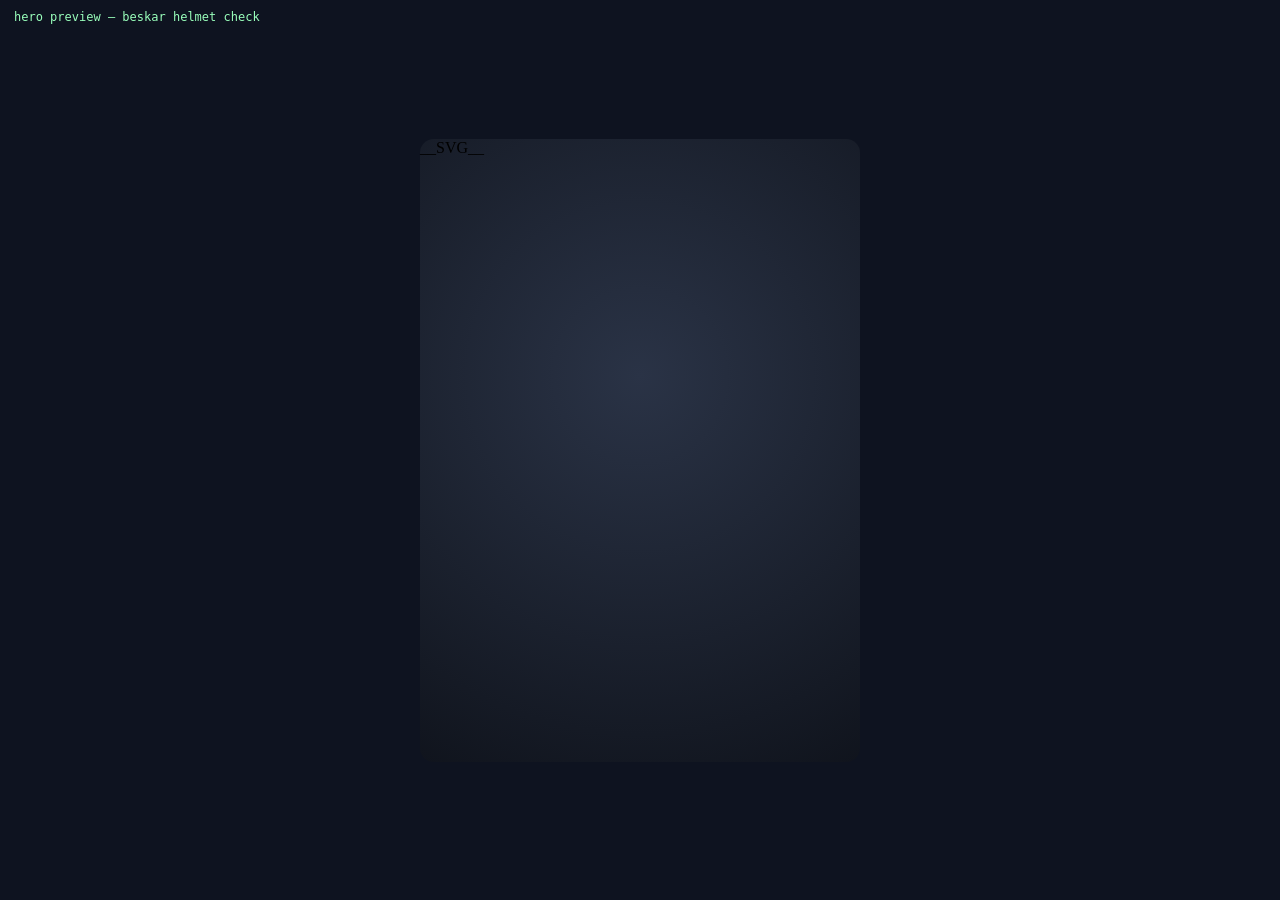
<file: _hero_preview.html>
<!DOCTYPE html><html><head><meta charset="utf-8"><style>
body{margin:0;background:#0e1320;display:flex;gap:30px;align-items:center;justify-content:center;height:100vh}
.card{width:440px;height:623px;background:radial-gradient(circle at 50% 38%,#2a3346,#10141d);border-radius:14px}
.card svg{width:100%;height:100%}
.lbl{position:fixed;top:10px;left:14px;color:#9fb;font:12px monospace}
</style></head><body>
<div class="lbl">hero preview — beskar helmet check</div>
<div class="card" id="c"></div>
<script>
document.getElementById('c').innerHTML = `__SVG__`;
</script>
</body></html>
</file>
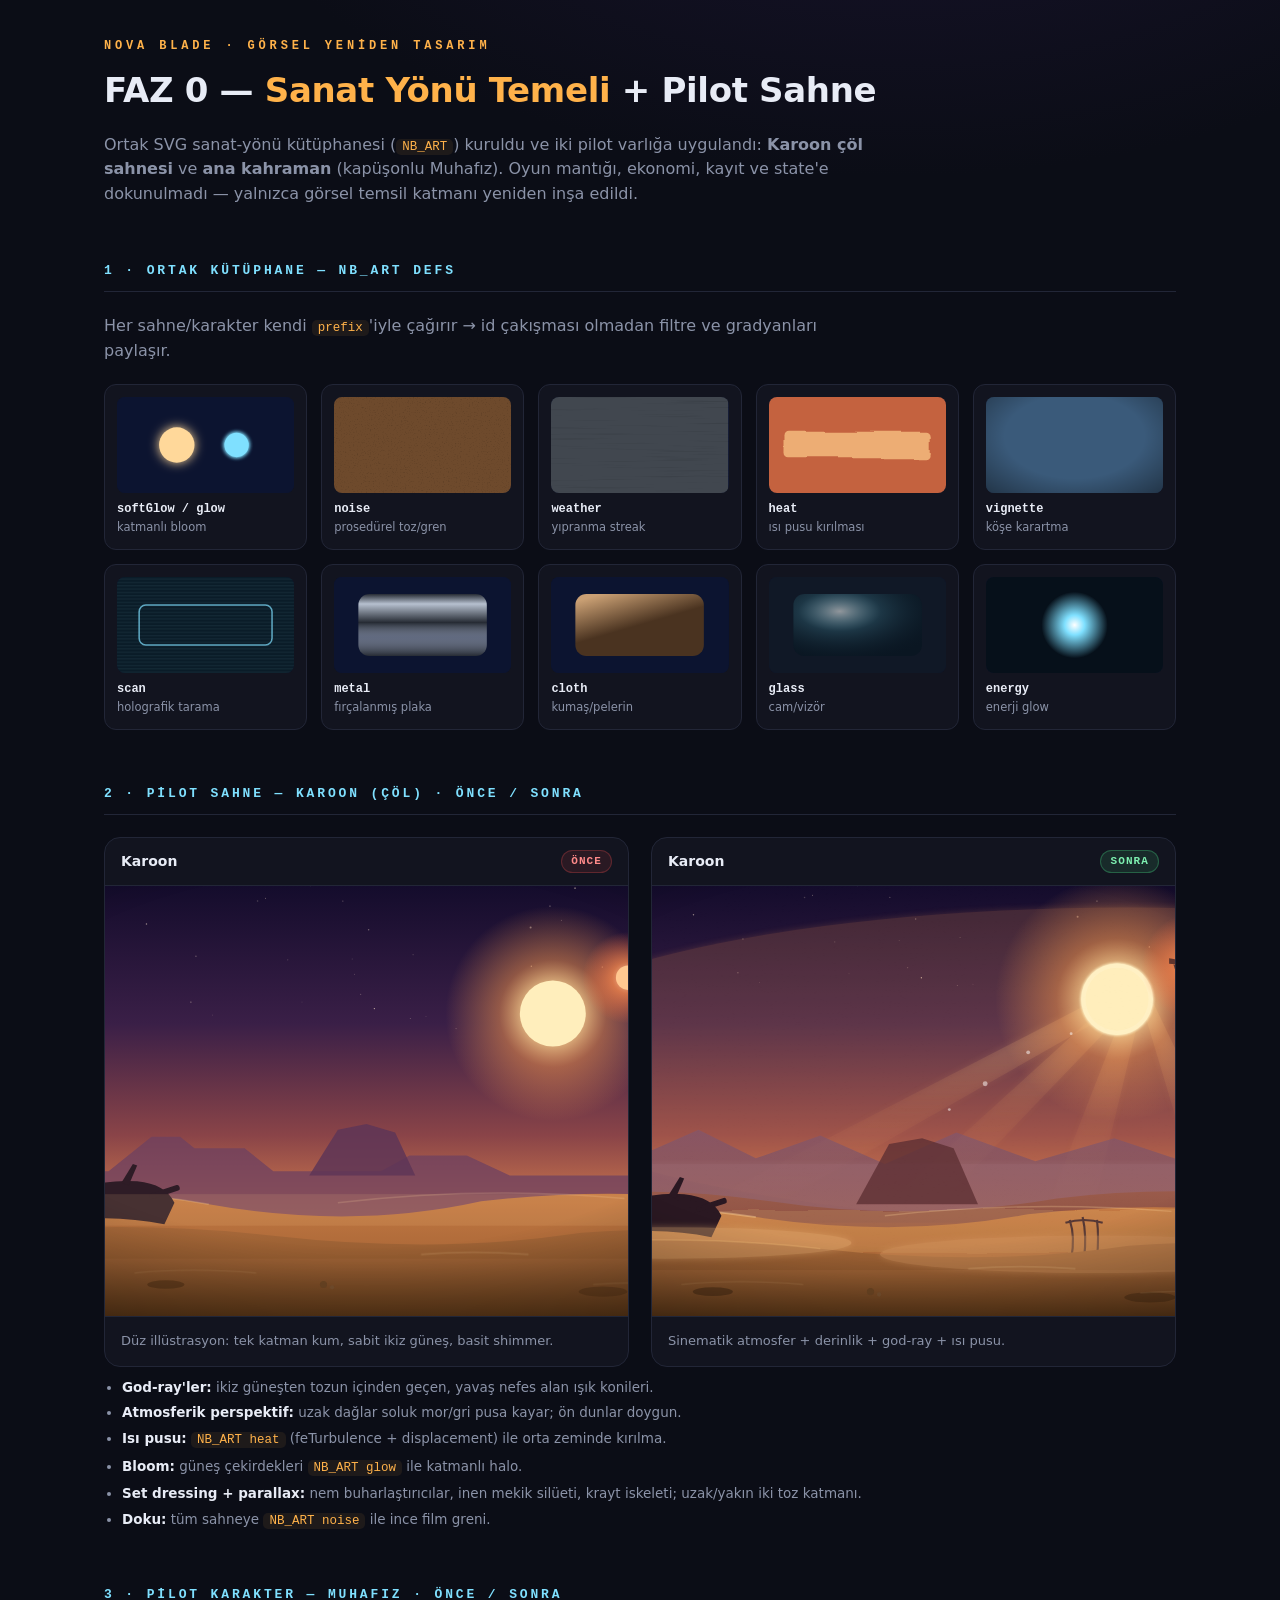
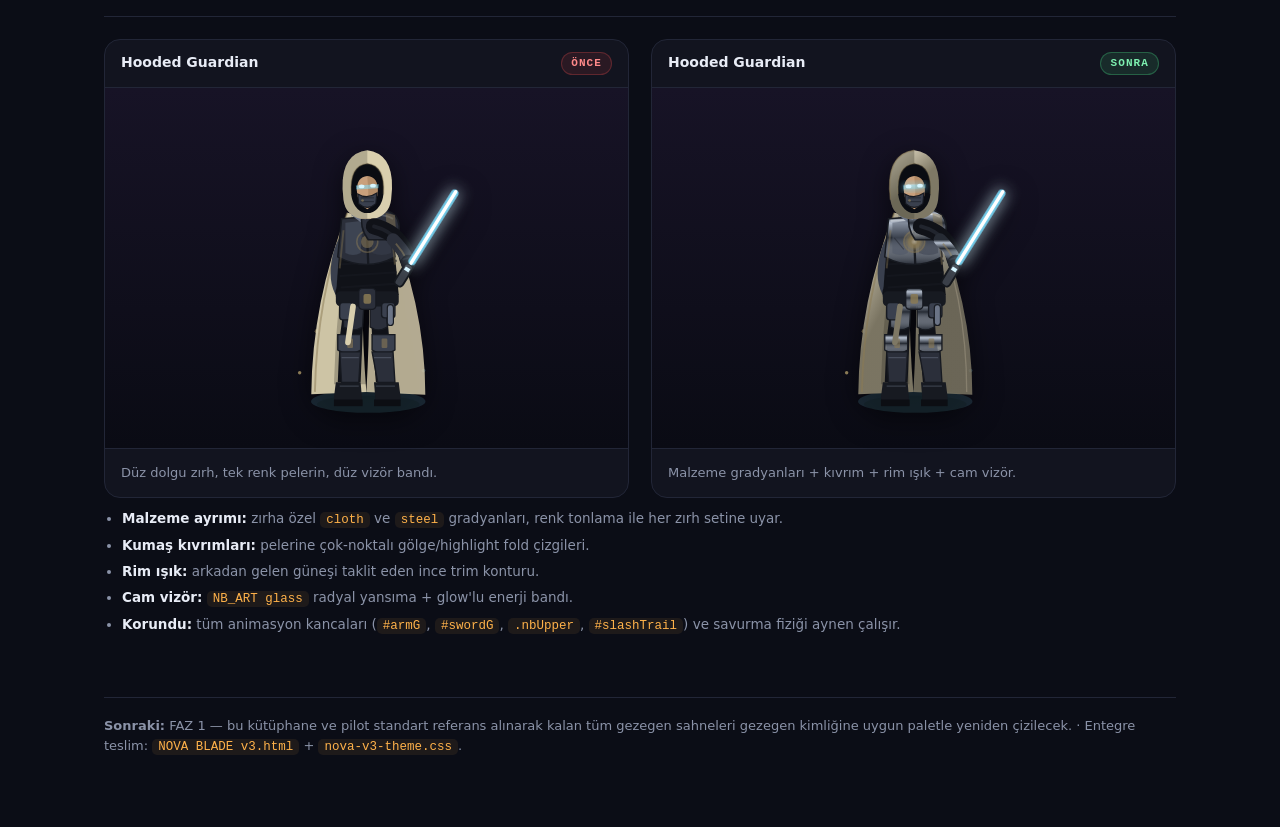
<file: Faz 0 - Sanat Y-n-.html>
<!DOCTYPE html>
<html lang="tr"><head><meta charset="UTF-8"><meta name="viewport" content="width=device-width,initial-scale=1">
<title>NOVA BLADE — FAZ 0 · Sanat Yönü</title>
<style>
:root{--bg:#0b0d16;--card:#12141f;--line:#222637;--ink:#e8ecf6;--mut:#8b93a8;--amber:#ffb24a;--cyan:#7fe0ff}
*{box-sizing:border-box}
body{margin:0;background:radial-gradient(1200px 700px at 70% -10%,#1a1430,#0b0d16 60%);color:var(--ink);
  font:15px/1.55 ui-sans-serif,system-ui,-apple-system,'Segoe UI',Roboto,sans-serif;-webkit-font-smoothing:antialiased}
.wrap{max-width:1120px;margin:0 auto;padding:40px 24px 80px}
.kicker{font:700 12px/1 ui-monospace,monospace;letter-spacing:.32em;color:var(--amber);text-transform:uppercase}
h1{font-size:34px;margin:12px 0 6px;letter-spacing:-.01em}
h1 b{color:var(--amber)}
.lead{color:var(--mut);max-width:760px;font-size:16px}
.sect{margin-top:54px}
.sect>h2{font-size:13px;letter-spacing:.22em;text-transform:uppercase;color:var(--cyan);
  font-family:ui-monospace,monospace;border-bottom:1px solid var(--line);padding-bottom:10px;margin-bottom:22px}
.grid2{display:grid;grid-template-columns:1fr 1fr;gap:22px}
@media(max-width:760px){.grid2{grid-template-columns:1fr}}
.card{background:var(--card);border:1px solid var(--line);border-radius:16px;overflow:hidden}
.card .hd{display:flex;justify-content:space-between;align-items:center;padding:12px 16px;border-bottom:1px solid var(--line)}
.tag{font:700 11px/1 ui-monospace,monospace;letter-spacing:.1em;padding:5px 9px;border-radius:999px}
.tag.old{color:#ff8a8a;background:rgba(255,80,80,.1);border:1px solid rgba(255,80,80,.25)}
.tag.new{color:#7df0b0;background:rgba(80,255,150,.1);border:1px solid rgba(80,255,150,.25)}
.ttl{font-weight:600;font-size:14px}
.frame{position:relative;background:#06081a}
.scene{height:430px}
.scene svg{width:100%;height:100%;display:block}
.heroframe{height:360px;display:flex;align-items:flex-end;justify-content:center;
  background:linear-gradient(180deg,#171326,#0a0b14);padding:18px}
.heroframe svg{height:100%;display:block;filter:drop-shadow(0 8px 14px rgba(0,0,0,.6))}
.cap{padding:14px 16px;color:var(--mut);font-size:13px;border-top:1px solid var(--line)}
ul.notes{margin:10px 0 0;padding-left:18px}
ul.notes li{margin:5px 0;color:var(--mut);font-size:13.5px}
ul.notes li b{color:var(--ink)}
.lib{display:grid;grid-template-columns:repeat(auto-fill,minmax(168px,1fr));gap:14px}
.swatch{background:var(--card);border:1px solid var(--line);border-radius:12px;padding:12px}
.swatch .sv{height:96px;border-radius:8px;overflow:hidden;background:#0c1430}
.swatch .sv svg{width:100%;height:100%;display:block}
.swatch .nm{margin-top:9px;font:700 12px/1.2 ui-monospace,monospace;color:var(--ink)}
.swatch .ds{margin-top:3px;font-size:11.5px;color:var(--mut)}
.foot{margin-top:60px;color:var(--mut);font-size:13px;border-top:1px solid var(--line);padding-top:18px}
code{font-family:ui-monospace,monospace;color:var(--amber);font-size:12.5px;background:rgba(255,180,74,.08);padding:1px 6px;border-radius:5px}
</style></head>
<body><div class="wrap">
<div class="kicker">NOVA BLADE · Görsel Yeniden Tasarım</div>
<h1>FAZ 0 — <b>Sanat Yönü Temeli</b> + Pilot Sahne</h1>
<p class="lead">Ortak SVG sanat-yönü kütüphanesi (<code>NB_ART</code>) kuruldu ve iki pilot varlığa uygulandı:
<b>Karoon çöl sahnesi</b> ve <b>ana kahraman</b> (kapüşonlu Muhafız). Oyun mantığı, ekonomi, kayıt ve state'e
dokunulmadı — yalnızca görsel temsil katmanı yeniden inşa edildi.</p>
<div class="sect">
  <h2>1 · Ortak Kütüphane — NB_ART defs</h2>
  <p class="lead" style="margin-bottom:20px">Her sahne/karakter kendi <code>prefix</code>'iyle çağırır →
  id çakışması olmadan filtre ve gradyanları paylaşır.</p>
  <div class="lib" id="lib"></div>
</div>
<div class="sect">
  <h2>2 · Pilot Sahne — Karoon (Çöl) · Önce / Sonra</h2>
  <div class="grid2">
    <div class="card"><div class="hd"><span class="ttl">Karoon</span><span class="tag old">ÖNCE</span></div>
      <div class="frame scene" id="dOld"></div>
      <div class="cap">Düz illüstrasyon: tek katman kum, sabit ikiz güneş, basit shimmer.</div></div>
    <div class="card"><div class="hd"><span class="ttl">Karoon</span><span class="tag new">SONRA</span></div>
      <div class="frame scene" id="dNew"></div>
      <div class="cap">Sinematik atmosfer + derinlik + god-ray + ısı pusu.</div></div>
  </div>
  <ul class="notes">
    <li><b>God-ray'ler:</b> ikiz güneşten tozun içinden geçen, yavaş nefes alan ışık konileri.</li>
    <li><b>Atmosferik perspektif:</b> uzak dağlar soluk mor/gri pusa kayar; ön dunlar doygun.</li>
    <li><b>Isı pusu:</b> <code>NB_ART heat</code> (feTurbulence + displacement) ile orta zeminde kırılma.</li>
    <li><b>Bloom:</b> güneş çekirdekleri <code>NB_ART glow</code> ile katmanlı halo.</li>
    <li><b>Set dressing + parallax:</b> nem buharlaştırıcılar, inen mekik silüeti, krayt iskeleti; uzak/yakın iki toz katmanı.</li>
    <li><b>Doku:</b> tüm sahneye <code>NB_ART noise</code> ile ince film greni.</li>
  </ul>
</div>
<div class="sect">
  <h2>3 · Pilot Karakter — Muhafız · Önce / Sonra</h2>
  <div class="grid2">
    <div class="card"><div class="hd"><span class="ttl">Hooded Guardian</span><span class="tag old">ÖNCE</span></div>
      <div class="frame heroframe" id="hOld"></div>
      <div class="cap">Düz dolgu zırh, tek renk pelerin, düz vizör bandı.</div></div>
    <div class="card"><div class="hd"><span class="ttl">Hooded Guardian</span><span class="tag new">SONRA</span></div>
      <div class="frame heroframe" id="hNew"></div>
      <div class="cap">Malzeme gradyanları + kıvrım + rim ışık + cam vizör.</div></div>
  </div>
  <ul class="notes">
    <li><b>Malzeme ayrımı:</b> zırha özel <code>cloth</code> ve <code>steel</code> gradyanları, renk tonlama ile her zırh setine uyar.</li>
    <li><b>Kumaş kıvrımları:</b> pelerine çok-noktalı gölge/highlight fold çizgileri.</li>
    <li><b>Rim ışık:</b> arkadan gelen güneşi taklit eden ince trim konturu.</li>
    <li><b>Cam vizör:</b> <code>NB_ART glass</code> radyal yansıma + glow'lu enerji bandı.</li>
    <li><b>Korundu:</b> tüm animasyon kancaları (<code>#armG</code>, <code>#swordG</code>, <code>.nbUpper</code>, <code>#slashTrail</code>) ve savurma fiziği aynen çalışır.</li>
  </ul>
</div>
<div class="foot"><b>Sonraki:</b> FAZ 1 — bu kütüphane ve pilot standart referans alınarak kalan tüm gezegen sahneleri
gezegen kimliğine uygun paletle yeniden çizilecek. · Entegre teslim: <code>NOVA BLADE v3.html</code> + <code>nova-v3-theme.css</code>.</div>
</div>
<script>

var S={armorEq:0,swordEq:0,heroSkin:'classic'};
var ARMORS=[{name:'Çırak Tuniği',style:'robe',c:{cloak:'#d9cfae',body:'#efe7cc',trim:'#8a7a55'}}];
var SWORDS=[{color:'#7fe0ff',glow:'#d6f5ff',type:'single'}];
function sword(){return SWORDS[S.swordEq];}
function bladeSVG(i,sc,uid){sc=sc||1;var sw=SWORDS[i]||SWORDS[0];
  return '<g transform="scale('+sc+')"><rect x="-2.4" y="0" width="4.8" height="13" rx="2" fill="#3a3f48" stroke="#14171d"/>'
  +'<rect x="-1.4" y="2" width="2.8" height="2" fill="'+sw.glow+'"/>'
  +'<rect x="-2" y="-46" width="4" height="46" rx="2" fill="'+sw.color+'" opacity=".9" filter="drop-shadow(0 0 4px '+sw.glow+')"/>'
  +'<rect x="-0.9" y="-46" width="1.8" height="46" rx="1" fill="#fff"/></g>';
}

function nbRng(seed){ let s=seed%2147483647; if(s<=0)s+=2147483646;
  return function(){ s=(s*16807)%2147483647; return (s-1)/2147483646; }; }

/* twinkling starfield */
function nbStars(seed,n,yMax,color,baseOp){
  const r=nbRng(seed); let out='';
  for(let i=0;i<n;i++){
    const x=(r()*1200).toFixed(0), y=(r()*yMax).toFixed(0);
    const rad=(0.4+r()*1.2).toFixed(2), o=((baseOp||0.3)+r()*0.5).toFixed(2);
    const tw=r()<0.35
      ? '<animate attributeName="opacity" values="'+o+';'+(o*0.2).toFixed(2)+';'+o+'" dur="'+(2.5+r()*4).toFixed(1)+'s" repeatCount="indefinite"/>'
      : '';
    out+='<circle cx="'+x+'" cy="'+y+'" r="'+rad+'" fill="'+(color||'#fff')+'" opacity="'+o+'">'+tw+'</circle>';
  }
  return out;
}

/* vertical falling particle field (snow / spore), seamless loop */
function nbFall(id,seed,n,color,rad,dur,sway,op){
  const r=nbRng(seed); let dots='';
  for(let i=0;i<n;i++){
    const x=(r()*1200).toFixed(0), y=(r()*600).toFixed(0);
    dots+='<circle cx="'+x+'" cy="'+y+'" r="'+(rad*(0.5+r())).toFixed(2)+'" fill="'+color+'" opacity="'+((op||0.5)*(0.5+r()*0.5)).toFixed(2)+'"/>';
  }
  return '<g><g id="'+id+'">'+dots+'</g><use href="#'+id+'" y="-600"/>'
    +'<animateTransform attributeName="transform" type="translate" values="0 0;'+sway+' 300;0 600" dur="'+dur+'s" repeatCount="indefinite"/></g>';
}

/* rising particle field (embers / fireflies-ish), seamless loop */
function nbRise(id,seed,n,color,rad,dur,op,yBand){
  const r=nbRng(seed); let dots='';
  for(let i=0;i<n;i++){
    const x=(r()*1200).toFixed(0), y=(yBand[0]+r()*(yBand[1]-yBand[0])).toFixed(0);
    dots+='<circle cx="'+x+'" cy="'+y+'" r="'+(rad*(0.5+r())).toFixed(2)+'" fill="'+color+'" opacity="'+((op||0.6)*(0.4+r()*0.6)).toFixed(2)+'"/>';
  }
  return '<g><g id="'+id+'">'+dots+'</g><use href="#'+id+'" y="600"/>'
    +'<animateTransform attributeName="transform" type="translate" values="0 0;14 -300;0 -600" dur="'+dur+'s" repeatCount="indefinite"/></g>';
}

const VIG='<radialGradient id="@vig" cx=".5" cy=".4" r=".8"><stop offset=".55" stop-color="#000" stop-opacity="0"/><stop offset="1" stop-color="#000" stop-opacity=".42"/></radialGradient>';
function svgOpen(){ return '<svg xmlns="http://www.w3.org/2000/svg" viewBox="0 0 1200 600" preserveAspectRatio="xMidYMax slice">'; }
function vig(P){ return VIG.replace('@vig',P+'vig')+'</defs>'; } // call inside defs tail
function vigRect(P){ return '<rect width="1200" height="600" fill="url(#'+P+'vig)"/>'; }
window.NB_ART = (function(){
  function filters(P){ return ''
    /* yumuşak geniş hale (bloom dış katman) */
    + '<filter id="'+P+'soft" x="-70%" y="-70%" width="240%" height="240%"><feGaussianBlur stdDeviation="5" result="b"/><feMerge><feMergeNode in="b"/><feMergeNode in="SourceGraphic"/></feMerge></filter>'
    /* sıkı parlak çekirdek (enerji kaynakları) */
    + '<filter id="'+P+'glow" x="-60%" y="-60%" width="220%" height="220%"><feGaussianBlur stdDeviation="2" result="b"/><feMerge><feMergeNode in="b"/><feMergeNode in="b"/><feMergeNode in="SourceGraphic"/></feMerge></filter>'
    /* ince prosedürel toz/aşınma — düşük opaklık koyu benek */
    + '<filter id="'+P+'noise" x="0" y="0" width="100%" height="100%"><feTurbulence type="fractalNoise" baseFrequency="0.85" numOctaves="2" seed="7" stitchTiles="stitch" result="n"/><feColorMatrix in="n" type="matrix" values="0 0 0 0 0  0 0 0 0 0  0 0 0 0 0  0 0 0 -0.8 0.34"/></filter>'
    /* büyük ölçekli leke/yıpranma (yatay streak) */
    + '<filter id="'+P+'weather" x="-10%" y="-10%" width="120%" height="120%"><feTurbulence type="fractalNoise" baseFrequency="0.012 0.5" numOctaves="3" seed="11" result="n"/><feColorMatrix in="n" type="matrix" values="0 0 0 0 0  0 0 0 0 0  0 0 0 0 0  0 0 0 -0.6 0.24"/></filter>'
    /* ısı pusu / atmosfer kırılması (animasyonlu yer değiştirme) */
    + '<filter id="'+P+'heat" x="-12%" y="-12%" width="124%" height="124%"><feTurbulence type="fractalNoise" baseFrequency="0.011 0.045" numOctaves="2" seed="3" result="t"><animate attributeName="baseFrequency" values="0.011 0.045;0.014 0.058;0.011 0.045" dur="8s" repeatCount="indefinite"/></feTurbulence><feDisplacementMap in="SourceGraphic" in2="t" scale="7" xChannelSelector="R" yChannelSelector="G"/></filter>';
  }
  function vignette(P){ return '<radialGradient id="'+P+'vig" cx=".5" cy=".42" r=".82"><stop offset=".48" stop-color="#000" stop-opacity="0"/><stop offset="1" stop-color="#000" stop-opacity=".52"/></radialGradient>'; }
  function scan(P,col){ col=col||'#9fe6ff'; return '<pattern id="'+P+'scan" width="3" height="3" patternUnits="userSpaceOnUse"><rect width="3" height="1.1" fill="'+col+'" opacity=".06"/></pattern>'; }
  function metal(id,a,b){ a=a||'#aeb8c6'; b=b||'#2c323d'; return '<linearGradient id="'+id+'" x1="0" y1="0" x2="0" y2="1"><stop offset="0" stop-color="'+b+'"/><stop offset=".16" stop-color="'+a+'"/><stop offset=".46" stop-color="'+b+'"/><stop offset=".7" stop-color="'+a+'" stop-opacity=".5"/><stop offset="1" stop-color="'+b+'"/></linearGradient>'; }
  function cloth(id,a,b){ a=a||'#caa'; b=b||'#544'; return '<linearGradient id="'+id+'" x1=".2" y1="0" x2=".8" y2="1"><stop offset="0" stop-color="'+a+'"/><stop offset=".5" stop-color="'+b+'"/><stop offset="1" stop-color="'+b+'"/></linearGradient>'; }
  function glass(id,c){ c=c||'#bfe6ff'; return '<radialGradient id="'+id+'" cx=".36" cy=".28" r=".85"><stop offset="0" stop-color="#ffffff" stop-opacity=".55"/><stop offset=".38" stop-color="'+c+'" stop-opacity=".16"/><stop offset="1" stop-color="#05121e" stop-opacity="0"/></radialGradient>'; }
  function energy(id,c){ c=c||'#7fe0ff'; return '<radialGradient id="'+id+'" cx=".5" cy=".5" r=".5"><stop offset="0" stop-color="#ffffff"/><stop offset=".3" stop-color="'+c+'"/><stop offset="1" stop-color="'+c+'" stop-opacity="0"/></radialGradient>'; }
  function lib(P){ return filters(P)+vignette(P)+scan(P); }
  return { filters:filters, vignette:vignette, scan:scan, metal:metal, cloth:cloth, glass:glass, energy:energy, lib:lib };
})();
var NB_ART = window.NB_ART;
function desertOld(){
const P='nbd_';
return svgOpen()+
'<defs>'
+'<linearGradient id="'+P+'sky" x1="0" y1="0" x2="0" y2="1"><stop offset="0" stop-color="#140c2c"/><stop offset=".32" stop-color="#3a1f47"/><stop offset=".58" stop-color="#8a4448"/><stop offset=".78" stop-color="#d9824e"/><stop offset=".92" stop-color="#f2b06a"/><stop offset="1" stop-color="#e8a45c"/></linearGradient>'
+'<radialGradient id="'+P+'sun1"><stop offset="0" stop-color="#fff6d8"/><stop offset=".2" stop-color="#ffe2a0"/><stop offset=".5" stop-color="#ff9d4d" stop-opacity=".5"/><stop offset="1" stop-color="#ff9d4d" stop-opacity="0"/></radialGradient>'
+'<radialGradient id="'+P+'sun2"><stop offset="0" stop-color="#ffd9b0"/><stop offset=".35" stop-color="#ff8a4d" stop-opacity=".7"/><stop offset="1" stop-color="#ff6a3a" stop-opacity="0"/></radialGradient>'
+'<linearGradient id="'+P+'dune1" x1="0" y1="0" x2="0" y2="1"><stop offset="0" stop-color="#c47a44"/><stop offset="1" stop-color="#94572c"/></linearGradient>'
+'<linearGradient id="'+P+'dune2" x1="0" y1="0" x2="0" y2="1"><stop offset="0" stop-color="#a8693a"/><stop offset="1" stop-color="#6e431e"/></linearGradient>'
+'<linearGradient id="'+P+'gnd" x1="0" y1="0" x2="0" y2="1"><stop offset="0" stop-color="#9a6034"/><stop offset="1" stop-color="#5c3818"/></linearGradient>'
+'<filter id="'+P+'b6" x="-60%" y="-60%" width="220%" height="220%"><feGaussianBlur stdDeviation="6"/></filter>'
+vig(P)
+'<rect width="1200" height="600" fill="url(#'+P+'sky)"/>'
+nbStars(11,40,200,'#ffe8d0',0.25)
/* binary suns */
+'<circle cx="860" cy="178" r="150" fill="url(#'+P+'sun1)"><animate attributeName="opacity" values="1;.85;1" dur="7s" repeatCount="indefinite"/></circle>'
+'<circle cx="860" cy="178" r="46" fill="#ffeebc"/>'
+'<circle cx="965" cy="128" r="64" fill="url(#'+P+'sun2)"/>'
+'<circle cx="965" cy="128" r="17" fill="#ffc890"/>'
/* distant flock */
+'<g opacity=".55"><path d="M0 0q6 -6 12 0M14 2q6 -6 12 0M7 8q5 -5 10 0" stroke="#2c1626" stroke-width="2" fill="none"/>'
+'<animateTransform attributeName="transform" type="translate" values="-60 230;1260 170" dur="46s" repeatCount="indefinite"/></g>'
/* far mesas */
+'<path d="M0 400 L70 372 110 372 150 398 240 398 300 350 340 350 360 366 430 366 470 398 620 398 660 376 740 376 800 404 1200 404 1200 470 0 470Z" fill="#6e4060" opacity=".75"/>'
+'<path d="M520 404 L560 340 600 332 640 344 668 404Z" fill="#5e3656" opacity=".85"/>'
/* mid dunes */
+'<path d="M0 452 Q180 408 380 444 T760 440 Q980 414 1200 452 L1200 600 0 600Z" fill="url(#'+P+'dune1)"/>'
+'<path d="M0 452 Q180 408 380 444" stroke="#ffd9a0" stroke-width="2" fill="none" opacity=".25"/>'
+'<path d="M560 442 Q760 418 960 436" stroke="#ffd9a0" stroke-width="2" fill="none" opacity=".18"/>'
/* half-buried wreck */
+'<g fill="#2e1c26">'
+'<path d="M150 470 q40 -64 130 -58 q40 4 52 30 l-14 30 q-80 -16 -168 -2Z"/>'
+'<path d="M214 412 l8 -34 6 0 -4 36Z"/><path d="M258 414 l16 -26 6 2 -12 28Z"/>'
+'<rect x="296" y="430" width="44" height="8" rx="3" transform="rotate(-18 296 430)"/>'
+'</g>'
+'<circle cx="222" cy="380" r="3" fill="#ff8a3a"><animate attributeName="opacity" values="1;.15;1" dur="1.8s" repeatCount="indefinite"/></circle>'
/* near dunes + ground */
+'<path d="M0 492 Q240 462 470 488 T900 484 Q1060 472 1200 490 L1200 600 0 600Z" fill="url(#'+P+'dune2)"/>'
+'<rect y="520" width="1200" height="80" fill="url(#'+P+'gnd)"/>'
+'<ellipse cx="320" cy="556" rx="26" ry="6" fill="#4a2c12" opacity=".5"/>'
+'<ellipse cx="930" cy="566" rx="34" ry="7" fill="#4a2c12" opacity=".4"/>'
+'<circle cx="540" cy="556" r="5" fill="#6e4724"/><circle cx="552" cy="560" r="3" fill="#7a5230"/>'
/* heat shimmer */
+'<rect y="430" width="1200" height="44" fill="#ffce8a" opacity=".1"><animate attributeName="opacity" values=".06;.16;.06" dur="4.5s" repeatCount="indefinite"/></rect>'
/* drifting sand streaks (seamless) */
+'<g opacity=".5"><g id="'+P+'sand">'
+'<path d="M40 500 q60 -6 130 0" stroke="#ffd9a0" stroke-width="2.5" fill="none" opacity=".3"/>'
+'<path d="M420 540 q80 -8 170 0" stroke="#ffd9a0" stroke-width="2" fill="none" opacity=".22"/>'
+'<path d="M820 514 q70 -6 150 0" stroke="#ffd9a0" stroke-width="2.5" fill="none" opacity=".28"/>'
+'<path d="M1060 556 q60 -5 120 0" stroke="#ffd9a0" stroke-width="2" fill="none" opacity=".2"/>'
+'</g><use href="#'+P+'sand" x="1200"/>'
+'<animateTransform attributeName="transform" type="translate" from="0 0" to="-1200 0" dur="11s" repeatCount="indefinite"/></g>'
+vigRect(P)+'</svg>';
}
function desertNew(){
const P='nbd_';
return svgOpen()+
'<defs>'
+NB_ART.filters(P)
+'<linearGradient id="'+P+'sky" x1="0" y1="0" x2="0" y2="1"><stop offset="0" stop-color="#120a26"/><stop offset=".26" stop-color="#34183f"/><stop offset=".5" stop-color="#7a3a4e"/><stop offset=".7" stop-color="#c4623f"/><stop offset=".86" stop-color="#e8954e"/><stop offset="1" stop-color="#f2b566"/></linearGradient>'
+'<radialGradient id="'+P+'sun1"><stop offset="0" stop-color="#fff6d8"/><stop offset=".16" stop-color="#ffe2a0"/><stop offset=".44" stop-color="#ff9d4d" stop-opacity=".55"/><stop offset="1" stop-color="#ff7a3a" stop-opacity="0"/></radialGradient>'
+'<radialGradient id="'+P+'sun2"><stop offset="0" stop-color="#ffe6c4"/><stop offset=".34" stop-color="#ff8a4d" stop-opacity=".7"/><stop offset="1" stop-color="#ff5a30" stop-opacity="0"/></radialGradient>'
+'<linearGradient id="'+P+'ray" x1="0" y1="0" x2="0" y2="1"><stop offset="0" stop-color="#ffd89a" stop-opacity=".5"/><stop offset=".5" stop-color="#ffb060" stop-opacity=".14"/><stop offset="1" stop-color="#ffb060" stop-opacity="0"/></linearGradient>'
+'<linearGradient id="'+P+'far" x1="0" y1="0" x2="0" y2="1"><stop offset="0" stop-color="#7a5878"/><stop offset="1" stop-color="#553a5e"/></linearGradient>'
+'<linearGradient id="'+P+'mid" x1="0" y1="0" x2="0" y2="1"><stop offset="0" stop-color="#9a5a48"/><stop offset="1" stop-color="#6e3a2c"/></linearGradient>'
+'<linearGradient id="'+P+'dune1" x1="0" y1="0" x2="0" y2="1"><stop offset="0" stop-color="#cc8048"/><stop offset="1" stop-color="#8f5128"/></linearGradient>'
+'<linearGradient id="'+P+'dune2" x1="0" y1="0" x2="0" y2="1"><stop offset="0" stop-color="#b06e3a"/><stop offset="1" stop-color="#6a3e1c"/></linearGradient>'
+'<linearGradient id="'+P+'gnd" x1="0" y1="0" x2="0" y2="1"><stop offset="0" stop-color="#9a5e32"/><stop offset="1" stop-color="#552f16"/></linearGradient>'
+vig(P)
+'<rect width="1200" height="600" fill="url(#'+P+'sky)"/>'
+nbStars(11,30,150,'#ffe8d0',0.22)
+'<ellipse cx="900" cy="250" rx="900" ry="220" fill="#ff9a52" opacity=".18" filter="url(#'+P+'soft)"/>'
+'<g opacity=".7" filter="url(#'+P+'soft)"><g>'
+'<polygon points="870,150 250,470 360,470 905,160" fill="url(#'+P+'ray)"/>'
+'<polygon points="884,150 520,480 600,480 905,162" fill="url(#'+P+'ray)"/>'
+'<polygon points="900,152 770,486 840,486 918,160" fill="url(#'+P+'ray)"/>'
+'<polygon points="912,150 1010,478 1080,470 930,158" fill="url(#'+P+'ray)"/>'
+'<animate attributeName="opacity" values=".5;.85;.5" dur="9s" repeatCount="indefinite"/>'
+'<animateTransform attributeName="transform" type="translate" values="0 0;18 0;0 0" dur="22s" repeatCount="indefinite"/>'
+'</g></g>'
+'<circle cx="884" cy="158" r="170" fill="url(#'+P+'sun1)"><animate attributeName="opacity" values="1;.82;1" dur="7s" repeatCount="indefinite"/></circle>'
+'<circle cx="884" cy="158" r="50" fill="#fff0c4" filter="url(#'+P+'glow)"/>'
+'<circle cx="884" cy="158" r="44" fill="#ffeebc"/>'
+'<circle cx="992" cy="112" r="74" fill="url(#'+P+'sun2)"/>'
+'<circle cx="992" cy="112" r="18" fill="#ffcf94" filter="url(#'+P+'glow)"/>'
+'<g fill="#fff" opacity=".5"><circle cx="760" cy="232" r="2.6"/><circle cx="700" cy="276" r="3.4"/><circle cx="650" cy="312" r="2"/><circle cx="820" cy="206" r="2"/></g>'
+'<g opacity=".5"><path d="M0 0q6 -6 12 0M14 2q6 -6 12 0M7 8q5 -5 10 0" stroke="#2c1626" stroke-width="2" fill="none"/>'
+'<animateTransform attributeName="transform" type="translate" values="-60 240;1260 180" dur="48s" repeatCount="indefinite"/></g>'
+'<path d="M0 408 L120 356 200 384 300 340 380 380 470 348 560 388 660 344 770 384 880 352 1000 392 1100 362 1200 396 1200 470 0 470Z" fill="url(#'+P+'far)" opacity=".55"/>'
+'<rect y="388" width="1200" height="84" fill="#caa0b0" opacity=".12" filter="url(#'+P+'soft)"/>'
+'<g fill="#3a2436" opacity=".7"><rect x="150" y="356" width="5" height="48"/><circle cx="152.5" cy="354" r="5"/><rect x="172" y="368" width="4" height="36"/><circle cx="174" cy="366" r="4"/>'
+'<rect x="1040" y="360" width="5" height="44"/><circle cx="1042.5" cy="358" r="5"/></g>'
+'<g opacity=".66"><g fill="#241420"><path d="M0 0 l30 6 l8 -3 l-2 7 l-36 -2 Z"/><path d="M6 9 l18 2 l-2 5 l-14 -1 Z"/></g>'
+'<animateTransform attributeName="transform" type="translate" values="980 90;520 300" dur="26s" repeatCount="indefinite"/></g>'
+'<path d="M0 446 Q200 410 400 440 T800 436 Q1000 412 1200 446 L1200 600 0 600Z" fill="url(#'+P+'mid)" opacity=".9"/>'
+'<path d="M520 444 L566 360 612 352 656 366 690 444Z" fill="#5e3034" opacity=".8"/>'
+'<path d="M0 470 Q180 432 380 462 T760 458 Q980 434 1200 470 L1200 600 0 600Z" fill="url(#'+P+'dune1)"/>'
+'<path d="M0 470 Q180 432 380 462" stroke="#ffd9a0" stroke-width="2.5" fill="none" opacity=".4"/>'
+'<path d="M560 460 Q760 438 960 454" stroke="#ffd9a0" stroke-width="2" fill="none" opacity=".26"/>'
+'<g filter="url(#'+P+'heat)"><rect y="452" width="1200" height="60" fill="#ffce8a" opacity=".12"><animate attributeName="opacity" values=".08;.18;.08" dur="5s" repeatCount="indefinite"/></rect></g>'
+'<g fill="#2a1822">'
+'<path d="M150 488 q40 -64 130 -58 q40 4 52 30 l-14 30 q-80 -16 -168 -2Z"/>'
+'<path d="M214 430 l8 -34 6 0 -4 36Z"/><path d="M258 432 l16 -26 6 2 -12 28Z"/>'
+'<rect x="296" y="448" width="44" height="8" rx="3" transform="rotate(-18 296 448)"/></g>'
+'<g stroke="#3a2630" stroke-width="3" fill="none" opacity=".8"><path d="M820 520 q6 -30 -2 -54"/><path d="M838 520 q4 -32 -2 -58"/><path d="M856 520 q3 -30 0 -54"/><path d="M812 470 q26 -8 52 0"/></g>'
+'<circle cx="222" cy="398" r="3" fill="#ff8a3a" filter="url(#'+P+'glow)"><animate attributeName="opacity" values="1;.15;1" dur="1.8s" repeatCount="indefinite"/></circle>'
+'<path d="M0 510 Q240 480 470 506 T900 502 Q1060 490 1200 508 L1200 600 0 600Z" fill="url(#'+P+'dune2)"/>'
+'<rect y="536" width="1200" height="64" fill="url(#'+P+'gnd)"/>'
+'<path d="M0 510 Q240 480 470 506" stroke="#ffca7a" stroke-width="2" fill="none" opacity=".3"/>'
+'<ellipse cx="320" cy="566" rx="28" ry="6" fill="#3c2410" opacity=".5"/>'
+'<ellipse cx="930" cy="574" rx="36" ry="7" fill="#3c2410" opacity=".42"/>'
+'<circle cx="540" cy="566" r="5" fill="#6e4724"/><circle cx="552" cy="570" r="3" fill="#7a5230"/>'
+'<g opacity=".4" filter="url(#'+P+'soft)"><g id="'+P+'haze">'
+'<ellipse cx="300" cy="498" rx="260" ry="22" fill="#e8b074"/><ellipse cx="900" cy="514" rx="300" ry="26" fill="#d89a64"/>'
+'</g><use href="#'+P+'haze" x="1200"/>'
+'<animateTransform attributeName="transform" type="translate" from="0 0" to="-1200 0" dur="34s" repeatCount="indefinite"/></g>'
+'<g opacity=".5"><g id="'+P+'sand">'
+'<path d="M40 524 q60 -6 130 0" stroke="#ffd9a0" stroke-width="2.5" fill="none" opacity=".32"/>'
+'<path d="M420 556 q80 -8 170 0" stroke="#ffd9a0" stroke-width="2" fill="none" opacity=".24"/>'
+'<path d="M820 534 q70 -6 150 0" stroke="#ffd9a0" stroke-width="2.5" fill="none" opacity=".3"/>'
+'<path d="M1060 568 q60 -5 120 0" stroke="#ffd9a0" stroke-width="2" fill="none" opacity=".22"/>'
+'</g><use href="#'+P+'sand" x="1200"/>'
+'<animateTransform attributeName="transform" type="translate" from="0 0" to="-1200 0" dur="11s" repeatCount="indefinite"/></g>'
+'<rect width="1200" height="600" filter="url(#'+P+'noise)" opacity=".05"/>'
+vigRect(P)+'</svg>';
}
function heroOld(){
    var a = ARMORS[S.armorEq], c = a.c;
    var sw = (typeof sword==='function') ? sword() : null;
    var saber  = (sw && sw.color && sw.color!=='rainbow') ? sw.color : '#7fe0ff';
    var saberG = (sw && sw.glow  && sw.color!=='rainbow') ? sw.glow  : '#d6f5ff';
    if(/^#0|^#1|^#2/.test(saber)) saber = saberG;
    var cloak = c.cloak, trim = c.trim;
    var M='#2b2f3a', Mm='#3a404e', Ml='#4d5566', Mh='#6b7486', Md='#171a21';
    var suit='#101218', skin='#c9a07c', skinD='#9a7350';
    var glove='#15171e', gloveHi='#2a2f3a';
    var ambient =
      '<ellipse cx="61" cy="156.5" rx="27" ry="4.6" fill="#000" opacity=".45"/>' +
      '<ellipse cx="61" cy="155" rx="30" ry="6" fill="'+saber+'" opacity=".1"><animate attributeName="opacity" values=".05;.14;.05" dur="3s" repeatCount="indefinite"/></ellipse>' +
      '<g>' +
        '<circle cx="34" cy="150" r="1.1" fill="'+trim+'"><animate attributeName="cy" values="150;68" dur="3.4s" repeatCount="indefinite"/><animate attributeName="opacity" values="0;.9;0" dur="3.4s" repeatCount="indefinite"/></circle>' +
        '<circle cx="90" cy="150" r="1" fill="'+saber+'"><animate attributeName="cy" values="150;62" dur="4.1s" begin=".8s" repeatCount="indefinite"/><animate attributeName="opacity" values="0;.85;0" dur="4.1s" begin=".8s" repeatCount="indefinite"/></circle>' +
        '<circle cx="25" cy="140" r=".9" fill="'+trim+'"><animate attributeName="cy" values="140;60" dur="3.8s" begin="1.6s" repeatCount="indefinite"/><animate attributeName="opacity" values="0;.8;0" dur="3.8s" begin="1.6s" repeatCount="indefinite"/></circle>' +
      '</g>';
    var cloakBack =
      '<path fill="'+cloak+'" opacity=".95"><animate attributeName="d" dur="4.2s" repeatCount="indefinite" values="M50 56 Q34 100 33 150 L60 150 Q56 100 60 58 Z;M50 56 Q30 104 30 152 L60 150 Q56 100 60 58 Z;M50 56 Q34 100 33 150 L60 150 Q56 100 60 58 Z"/></path>' +
      '<path fill="'+cloak+'" opacity=".82"><animate attributeName="d" dur="3.6s" repeatCount="indefinite" values="M70 56 Q88 100 88 150 L60 150 Q63 100 60 58 Z;M70 56 Q92 104 92 152 L60 150 Q63 100 60 58 Z;M70 56 Q88 100 88 150 L60 150 Q63 100 60 58 Z"/></path>' +
      '<path d="M52 58 Q44 102 43 146 L60 146 Q58 100 60 60 Z" fill="#000" opacity=".22"/>' +
      '<path d="M50 56 Q34 100 33 150" stroke="'+trim+'" stroke-width="1" fill="none" opacity=".5"/>';
    var backArm =
      '<path d="M52 66 Q45 76 45 88 Q45 93 47 97" stroke="'+Mm+'" stroke-width="7.5" stroke-linecap="round" fill="none"/>' +
      '<ellipse cx="47.5" cy="98" rx="3.8" ry="4.1" fill="'+glove+'"/>';
    var upperBack = '<g id="nbBodyB" class="nbUpper">'+cloakBack+backArm+'</g>';
    var legs =
      '<path d="M49 99 L46 122 L45 145 L57 145 L58 121 L59 100 Z" fill="'+suit+'"/>' +
      '<path d="M62 100 L63 121 L65 145 L75 145 L72 122 L70 99 Z" fill="'+suit+'"/>' +
      '<path d="M48 100 L59 100 L58 116 Q53 119 48 116 Z" fill="'+M+'" stroke="'+Md+'" stroke-width=".7"/>' +
      '<path d="M62 100 L70 100 L71 116 Q66 119 62 116 Z" fill="'+M+'" stroke="'+Md+'" stroke-width=".7"/>' +
      '<path d="M45 120 h12 v8 q-6 4 -12 0 Z" fill="'+Mm+'" stroke="'+Md+'" stroke-width=".7"/>' +
      '<path d="M63 120 h12 v8 q-6 4 -12 0 Z" fill="'+Mm+'" stroke="'+Md+'" stroke-width=".7"/>' +
      '<rect x="50" y="122" width="3" height="5" rx=".6" fill="'+trim+'" opacity=".6"/>' +
      '<rect x="68" y="122" width="3" height="5" rx=".6" fill="'+trim+'" opacity=".6"/>' +
      '<path d="M46 129 h11 l-1 16 h-9 Z" fill="'+M+'" stroke="'+Md+'" stroke-width=".7"/>' +
      '<path d="M63 129 h11 l1 16 h-9 Z" fill="'+M+'" stroke="'+Md+'" stroke-width=".7"/>' +
      '<path d="M47 132 l9 0 M64 132 l9 0" stroke="'+Mh+'" stroke-width=".6" opacity=".45"/>' +
      '<path d="M44 145 L43 153 Q43 157 48 157 L58 157 L57 145 Z" fill="'+Md+'"/>' +
      '<path d="M64 145 L65 157 L73 157 Q78 157 78 153 L77 145 Z" fill="'+Md+'"/>' +
      '<path d="M43 154 L58 154 L58 157.5 L43 157.5 Z" fill="#0c0e13"/>' +
      '<path d="M64 154 L78 154 L78 157.5 L64 157.5 Z" fill="#0c0e13"/>' +
      '<path d="M46 147 h10 M65 147 h10" stroke="'+Mh+'" stroke-width=".7" opacity=".4"/>';
    var torso =
      '<path d="M47 60 L73 58 L77 100 Q60 108 44 101 Z" fill="'+suit+'"/>' +
      '<path d="M46 84 L76 82 M46 90 L76 88 M46.5 96 L76.5 94" stroke="'+Md+'" stroke-width="1.1" opacity=".6"/>' +
      '<path d="M47 60 L73 58 L75 80 Q60 88 45 80 Z" fill="'+M+'" stroke="'+Md+'" stroke-width=".8"/>' +
      '<path d="M60 60 L61 84" stroke="'+Md+'" stroke-width="1.2"/>' +
      '<path d="M49 62 L58 61 L57 78 Q53 80 49 78 Z" fill="'+Ml+'" opacity=".55"/>' +
      '<path d="M63 61 L72 60 L73 78 Q68 80 63 78 Z" fill="'+Mm+'" opacity=".5"/>' +
      '<path d="M52 58 L60 64 L68 57 L66 55 L60 60 L54 55 Z" fill="'+Mh+'"/>' +
      '<path d="M48 66 L46 86 M73 64 L75 84" stroke="'+trim+'" stroke-width="1" opacity=".4"/>' +
      '<circle cx="60.5" cy="72" r="5.5" fill="none" stroke="'+trim+'" stroke-width=".8" opacity=".5"/>' +
      '<circle cx="60.5" cy="72" r="3.3" fill="'+trim+'"><animate attributeName="opacity" values="1;.45;1" dur="2.2s" repeatCount="indefinite"/></circle>';
    var belt =
      '<rect x="44" y="98" width="33" height="8" rx="2.5" fill="'+Md+'"/>' +
      '<rect x="56" y="96.5" width="9" height="11" rx="2" fill="'+M+'" stroke="'+Md+'" stroke-width=".7"/>' +
      '<rect x="58.5" y="99.5" width="4" height="5" rx="1" fill="'+trim+'" opacity=".85"/>' +
      '<rect x="46" y="104" width="7" height="9" rx="1.6" fill="'+Mm+'" stroke="'+Md+'" stroke-width=".7"/>' +
      '<rect x="68" y="104" width="7" height="8" rx="1.6" fill="'+Mm+'" stroke="'+Md+'" stroke-width=".7"/>' +
      '<rect x="71" y="105" width="3.2" height="11" rx="1.6" fill="'+Mh+'" stroke="'+Md+'" stroke-width=".6"/>' +
      '<path stroke="'+cloak+'" stroke-width="3" fill="none" stroke-linecap="round"><animate attributeName="d" dur="3.2s" repeatCount="indefinite" values="M53 106 L52 124;M53 106 L50 125;M53 106 L52 124"/></path>';
    var pauldron =
      '<path d="M58 57 Q67 52 75 58 Q79 63 76 71 L61 71 Q56 64 58 57 Z" fill="'+M+'" stroke="'+Md+'" stroke-width=".8"/>' +
      '<path d="M59 60 Q67 56 74 60" stroke="'+Mh+'" stroke-width="1" fill="none" opacity=".6"/>' +
      '<path d="M60 65 Q67 62 73 65" stroke="'+Md+'" stroke-width=".8" fill="none" opacity=".5"/>' +
      '<path d="M70 57 L75 58 L75.5 66 L71 67 Z" fill="'+trim+'" opacity=".5"/>';
    var neck = '<path d="M57 55 L57 60 L64 60 L64 55 Z" fill="'+skinD+'"/>';
    var head =
      '<path d="M48 50 Q45 26 60.5 24 Q76 26 73 50 Q72 58 64 60 L57 60 Q49 58 48 50 Z" fill="'+cloak+'"/>' +
      '<path d="M48 50 Q45 26 60.5 24 L60.5 60 L57 60 Q49 58 48 50 Z" fill="#000" opacity=".18"/>' +
      '<path d="M52 47 Q51 32 60.5 31 Q70 32 69 47 Q68 55 62 57 L59 57 Q53 55 52 47 Z" fill="#0a0c12"/>' +
      '<path d="M55 45 Q55 38 60.5 37.5 Q66 38 66 45 Q66 52 60.5 55 Q55 52 55 45 Z" fill="'+skin+'"/>' +
      '<path d="M60.5 37.5 Q66 38 66 45 Q66 51 61 54 L61 45 Z" fill="'+skinD+'" opacity=".45"/>' +
      '<path d="M55.5 47 Q60.5 50 65.5 46.5 L65 52 Q60.5 56 56 52 Z" fill="'+Mm+'" stroke="'+Md+'" stroke-width=".6"/>' +
      '<path d="M57 49 h7 M57 51 h7" stroke="'+Md+'" stroke-width=".5" opacity=".6"/>' +
      '<circle cx="58" cy="50.4" r=".7" fill="'+trim+'" opacity=".7"/>' +
      '<path d="M54.5 42.5 L66.5 41.8 L66.3 44 L54.7 44.6 Z" fill="'+saber+'" opacity=".9"><animate attributeName="opacity" values=".9;.5;.9" dur="2.4s" repeatCount="indefinite"/></path>' +
      '<ellipse cx="57.5" cy="43" rx="1.5" ry="1" fill="'+saberG+'"><animate attributeName="ry" values="1;1;.12;1;1" keyTimes="0;.45;.5;.55;1" dur="4.4s" repeatCount="indefinite"/></ellipse>' +
      '<ellipse cx="63.5" cy="42.6" rx="1.5" ry="1" fill="'+saberG+'"><animate attributeName="ry" values="1;1;.12;1;1" keyTimes="0;.45;.5;.55;1" dur="4.4s" repeatCount="indefinite"/></ellipse>' +
      '<path d="M52 47 Q51 32 60.5 31 Q70 32 69 47" stroke="'+trim+'" stroke-width=".8" fill="none" opacity=".35"/>';
    var frontArm =
      '<g id="armG">' +
        '<path d="M64 64 Q73 66 78 73 Q81 77 81.5 81" stroke="'+suit+'" stroke-width="8.5" stroke-linecap="round" fill="none"/>' +
        '<path d="M64 64 Q72 66 77 72" stroke="'+Mh+'" stroke-width="2" stroke-linecap="round" fill="none" opacity=".15"/>' +
        '<path d="M74 71 Q79 76 81.5 81" stroke="'+M+'" stroke-width="6.8" stroke-linecap="round" fill="none"/>' +
        '<path d="M75.5 73 Q79 77 81 81" stroke="'+trim+'" stroke-width="1" fill="none" opacity=".55"/>' +
        '<ellipse cx="82" cy="83" rx="4" ry="4.2" fill="'+glove+'"/>' +
        '<path d="M79 81.5 q3 -1.6 6 0" stroke="'+gloveHi+'" stroke-width="1" fill="none" opacity=".7"/>' +
        '<g id="swordG" transform="translate(83 84) rotate(32)">'+bladeSVG(S.swordEq,1,'h')+'</g>' +
        '<path id="slashTrail" d="M84 34 Q122 74 100 118" stroke="'+saber+'" stroke-width="5.5" stroke-linecap="round" fill="none" opacity="0" filter="drop-shadow(0 0 6px '+saberG+')"/>' +
      '</g>';
    var breathe = '<g><animateTransform attributeName="transform" type="translate" values="0 0;0 -1.1;0 0" dur="3.6s" repeatCount="indefinite"/>'+torso+belt+pauldron+neck+head+frontArm+'</g>';
    var upperFront = '<g id="nbBodyF" class="nbUpper">'+breathe+'</g>';
    return '<svg viewBox="0 0 120 170">'+ambient+upperBack+legs+upperFront+'</svg>';
  }
function heroNew(){
    var a = ARMORS[S.armorEq], c = a.c;
    var sw = (typeof sword==='function') ? sword() : null;
    var saber  = (sw && sw.color && sw.color!=='rainbow') ? sw.color : '#7fe0ff';
    var saberG = (sw && sw.glow  && sw.color!=='rainbow') ? sw.glow  : '#d6f5ff';
    if(/^#0|^#1|^#2/.test(saber)) saber = saberG;            // çok koyu kılıçta görünür kal
    var cloak = c.cloak, trim = c.trim;
    /* renk tonlama yardımcıları → malzeme gradyanları (kumaş/metal) zırh rengine uyar */
    function hx(h){h=(h||'#888').replace('#','');if(h.length===3)h=h.split('').map(function(x){return x+x;}).join('');return [parseInt(h.slice(0,2),16),parseInt(h.slice(2,4),16),parseInt(h.slice(4,6),16)];}
    function shade(h,f){var c=hx(h),t=f<0?0:255,a=Math.abs(f);return '#'+c.map(function(v){return ('0'+Math.round(v+(t-v)*a).toString(16)).slice(-2);}).join('');}
    var cloakHi=shade(cloak,.26), cloakLo=shade(cloak,-.42), cloakSh=shade(cloak,-.62);
    var trimHi=shade(trim,.4);
    var M='#2b2f3a', Mm='#3a404e', Ml='#4d5566', Mh='#6b7486', Md='#171a21';
    var suit='#101218', skin='#c9a07c', skinD='#9a7350';
    var glove='#15171e', gloveHi='#2a2f3a';

    /* --- ortak sanat-yönü defs (glow/noise) + zırha özel malzeme gradyanları --- */
    var defs = '<defs>'+NB_ART.filters('nbh_')
      + NB_ART.cloth('nbh_cloth',cloakHi,cloakLo)
      + NB_ART.metal('nbh_steel','#b6c0cf','#262b34')
      + NB_ART.glass('nbh_visor',saberG)
      + NB_ART.energy('nbh_core',trim)
      + '</defs>';

    /* --- ambient: gölge, kılıç zemini, yükselen Force zerreleri --- */
    var ambient =
      '<ellipse cx="61" cy="156.5" rx="27" ry="4.6" fill="#000" opacity=".45"/>' +
      '<ellipse cx="61" cy="155" rx="30" ry="6" fill="'+saber+'" opacity=".1"><animate attributeName="opacity" values=".05;.14;.05" dur="3s" repeatCount="indefinite"/></ellipse>' +
      '<g>' +
        '<circle cx="34" cy="150" r="1.1" fill="'+trim+'"><animate attributeName="cy" values="150;68" dur="3.4s" repeatCount="indefinite"/><animate attributeName="opacity" values="0;.9;0" dur="3.4s" repeatCount="indefinite"/></circle>' +
        '<circle cx="90" cy="150" r="1" fill="'+saber+'"><animate attributeName="cy" values="150;62" dur="4.1s" begin=".8s" repeatCount="indefinite"/><animate attributeName="opacity" values="0;.85;0" dur="4.1s" begin=".8s" repeatCount="indefinite"/></circle>' +
        '<circle cx="25" cy="140" r=".9" fill="'+trim+'"><animate attributeName="cy" values="140;60" dur="3.8s" begin="1.6s" repeatCount="indefinite"/><animate attributeName="opacity" values="0;.8;0" dur="3.8s" begin="1.6s" repeatCount="indefinite"/></circle>' +
      '</g>';

    /* --- arka katman (.nbUpper): pelerin (kumaş gradyanı + kıvrımlar + rim) + arka kol --- */
    var cloakBack =
      '<path fill="url(#nbh_cloth)" opacity=".97"><animate attributeName="d" dur="4.2s" repeatCount="indefinite" values="M50 56 Q34 100 33 150 L60 150 Q56 100 60 58 Z;M50 56 Q30 104 30 152 L60 150 Q56 100 60 58 Z;M50 56 Q34 100 33 150 L60 150 Q56 100 60 58 Z"/></path>' +
      '<path fill="url(#nbh_cloth)" opacity=".84"><animate attributeName="d" dur="3.6s" repeatCount="indefinite" values="M70 56 Q88 100 88 150 L60 150 Q63 100 60 58 Z;M70 56 Q92 104 92 152 L60 150 Q63 100 60 58 Z;M70 56 Q88 100 88 150 L60 150 Q63 100 60 58 Z"/></path>' +
      '<path d="M52 58 Q44 102 43 146 L58 146 Q56 100 60 60 Z" fill="'+cloakSh+'" opacity=".55"/>' +
      '<path d="M55 60 Q50 102 49 144 M66 60 Q70 102 70 146" stroke="'+cloakSh+'" stroke-width="1.1" fill="none" opacity=".5"/>' +
      '<path d="M58 60 Q55 100 55 142" stroke="'+cloakHi+'" stroke-width=".8" fill="none" opacity=".4"/>' +
      '<path d="M50 56 Q34 100 33 150" stroke="'+trim+'" stroke-width="1" fill="none" opacity=".55"/>' +
      '<path d="M70 56 Q88 100 88 150" stroke="'+trimHi+'" stroke-width=".7" fill="none" opacity=".35"/>';
    var backArm =
      '<path d="M52 66 Q45 76 45 88 Q45 93 47 97" stroke="'+Mm+'" stroke-width="7.5" stroke-linecap="round" fill="none"/>' +
      '<path d="M52 66 Q46 75 46 86" stroke="'+Mh+'" stroke-width="2" stroke-linecap="round" fill="none" opacity=".4"/>' +
      '<ellipse cx="47.5" cy="98" rx="3.8" ry="4.1" fill="'+glove+'"/>';
    var upperBack = '<g id="nbBodyB" class="nbUpper">'+cloakBack+backArm+'</g>';

    /* --- bacaklar (yere sabit): zırhlı dizlik + baldır + bot --- */
    var legs =
      '<path d="M49 99 L46 122 L45 145 L57 145 L58 121 L59 100 Z" fill="'+suit+'"/>' +
      '<path d="M62 100 L63 121 L65 145 L75 145 L72 122 L70 99 Z" fill="'+suit+'"/>' +
      '<path d="M48 100 L59 100 L58 116 Q53 119 48 116 Z" fill="url(#nbh_steel)" stroke="'+Md+'" stroke-width=".7"/>' +
      '<path d="M62 100 L70 100 L71 116 Q66 119 62 116 Z" fill="url(#nbh_steel)" stroke="'+Md+'" stroke-width=".7"/>' +
      '<path d="M45 120 h12 v8 q-6 4 -12 0 Z" fill="url(#nbh_steel)" stroke="'+Md+'" stroke-width=".7"/>' +
      '<path d="M63 120 h12 v8 q-6 4 -12 0 Z" fill="url(#nbh_steel)" stroke="'+Md+'" stroke-width=".7"/>' +
      '<rect x="50" y="122" width="3" height="5" rx=".6" fill="'+trim+'" opacity=".6"/>' +
      '<rect x="68" y="122" width="3" height="5" rx=".6" fill="'+trim+'" opacity=".6"/>' +
      '<path d="M46 129 h11 l-1 16 h-9 Z" fill="'+M+'" stroke="'+Md+'" stroke-width=".7"/>' +
      '<path d="M63 129 h11 l1 16 h-9 Z" fill="'+M+'" stroke="'+Md+'" stroke-width=".7"/>' +
      '<path d="M47 132 l9 0 M64 132 l9 0" stroke="'+Mh+'" stroke-width=".6" opacity=".45"/>' +
      '<path d="M44 145 L43 153 Q43 157 48 157 L58 157 L57 145 Z" fill="'+Md+'"/>' +
      '<path d="M64 145 L65 157 L73 157 Q78 157 78 153 L77 145 Z" fill="'+Md+'"/>' +
      '<path d="M43 154 L58 154 L58 157.5 L43 157.5 Z" fill="#0c0e13"/>' +
      '<path d="M64 154 L78 154 L78 157.5 L64 157.5 Z" fill="#0c0e13"/>' +
      '<path d="M46 147 h10 M65 147 h10" stroke="'+Mh+'" stroke-width=".7" opacity=".4"/>';

    /* --- gövde zırhı: metal plaka + sheen highlight + panel + aşınma + çekirdek --- */
    var torso =
      '<path d="M47 60 L73 58 L77 100 Q60 108 44 101 Z" fill="'+suit+'"/>' +
      '<path d="M46 84 L76 82 M46 90 L76 88 M46.5 96 L76.5 94" stroke="'+Md+'" stroke-width="1.1" opacity=".6"/>' +
      '<path d="M47 60 L73 58 L75 80 Q60 88 45 80 Z" fill="url(#nbh_steel)" stroke="'+Md+'" stroke-width=".8"/>' +
      '<path d="M48 61 L72 59.5" stroke="#eef3fa" stroke-width="1.1" opacity=".5"/>' +
      '<path d="M60 60 L61 84" stroke="'+Md+'" stroke-width="1.2"/>' +
      '<path d="M49 62 L58 61 L57 78 Q53 80 49 78 Z" fill="'+Ml+'" opacity=".5"/>' +
      '<path d="M63 61 L72 60 L73 78 Q68 80 63 78 Z" fill="'+Mm+'" opacity=".5"/>' +
      '<path d="M64 64 l7 5 M50 70 l5 6" stroke="'+Md+'" stroke-width=".6" opacity=".4"/>' +
      '<path d="M52 58 L60 64 L68 57 L66 55 L60 60 L54 55 Z" fill="'+Mh+'"/>' +
      '<path d="M48 66 L46 86 M73 64 L75 84" stroke="'+trim+'" stroke-width="1" opacity=".4"/>' +
      '<circle cx="60.5" cy="72" r="6" fill="url(#nbh_core)" opacity=".8"/>' +
      '<circle cx="60.5" cy="72" r="5.5" fill="none" stroke="'+trim+'" stroke-width=".8" opacity=".5"/>' +
      '<circle cx="60.5" cy="72" r="3.3" fill="'+trim+'" filter="url(#nbh_glow)"><animate attributeName="opacity" values="1;.45;1" dur="2.2s" repeatCount="indefinite"/></circle>';

    /* --- kemer + kılıflar + sallanan kayış --- */
    var belt =
      '<rect x="44" y="98" width="33" height="8" rx="2.5" fill="'+Md+'"/>' +
      '<rect x="56" y="96.5" width="9" height="11" rx="2" fill="url(#nbh_steel)" stroke="'+Md+'" stroke-width=".7"/>' +
      '<rect x="58.5" y="99.5" width="4" height="5" rx="1" fill="'+trim+'" opacity=".85"/>' +
      '<rect x="46" y="104" width="7" height="9" rx="1.6" fill="'+Mm+'" stroke="'+Md+'" stroke-width=".7"/>' +
      '<rect x="68" y="104" width="7" height="8" rx="1.6" fill="'+Mm+'" stroke="'+Md+'" stroke-width=".7"/>' +
      '<rect x="71" y="105" width="3.2" height="11" rx="1.6" fill="'+Mh+'" stroke="'+Md+'" stroke-width=".6"/>' +
      '<path stroke="'+cloakLo+'" stroke-width="3" fill="none" stroke-linecap="round"><animate attributeName="d" dur="3.2s" repeatCount="indefinite" values="M53 106 L52 124;M53 106 L50 125;M53 106 L52 124"/></path>';

    /* --- omuz zırhı (pauldron) — metal + highlight --- */
    var pauldron =
      '<path d="M58 57 Q67 52 75 58 Q79 63 76 71 L61 71 Q56 64 58 57 Z" fill="url(#nbh_steel)" stroke="'+Md+'" stroke-width=".8"/>' +
      '<path d="M59 60 Q67 55 74 59" stroke="#eef3fa" stroke-width="1" fill="none" opacity=".55"/>' +
      '<path d="M60 65 Q67 62 73 65" stroke="'+Md+'" stroke-width=".8" fill="none" opacity=".5"/>' +
      '<path d="M70 57 L75 58 L75.5 66 L71 67 Z" fill="'+trim+'" opacity=".5"/>';

    /* --- boyun + kapüşonlu kafa + cam vizör --- */
    var neck = '<path d="M57 55 L57 60 L64 60 L64 55 Z" fill="'+skinD+'"/>';
    var head =
      '<path d="M48 50 Q45 26 60.5 24 Q76 26 73 50 Q72 58 64 60 L57 60 Q49 58 48 50 Z" fill="url(#nbh_cloth)"/>' +
      '<path d="M48 50 Q45 26 60.5 24 L60.5 60 L57 60 Q49 58 48 50 Z" fill="'+cloakSh+'" opacity=".42"/>' +
      '<path d="M48 50 Q45 26 60.5 24" stroke="'+trim+'" stroke-width=".8" fill="none" opacity=".5"/>' +
      '<path d="M52 47 Q51 32 60.5 31 Q70 32 69 47 Q68 55 62 57 L59 57 Q53 55 52 47 Z" fill="#0a0c12"/>' +
      '<path d="M55 45 Q55 38 60.5 37.5 Q66 38 66 45 Q66 52 60.5 55 Q55 52 55 45 Z" fill="'+skin+'"/>' +
      '<path d="M60.5 37.5 Q66 38 66 45 Q66 51 61 54 L61 45 Z" fill="'+skinD+'" opacity=".45"/>' +
      '<path d="M55.5 47 Q60.5 50 65.5 46.5 L65 52 Q60.5 56 56 52 Z" fill="'+Mm+'" stroke="'+Md+'" stroke-width=".6"/>' +
      '<path d="M54.5 42 L66.5 41.3 L66.3 45.4 L54.7 46 Z" fill="url(#nbh_visor)"/>' +
      '<path d="M54.5 42.5 L66.5 41.8 L66.3 44 L54.7 44.6 Z" fill="'+saber+'" opacity=".85" filter="url(#nbh_glow)"><animate attributeName="opacity" values=".85;.45;.85" dur="2.4s" repeatCount="indefinite"/></path>' +
      '<path d="M57 49 h7 M57 51 h7" stroke="'+Md+'" stroke-width=".5" opacity=".6"/>' +
      '<circle cx="58" cy="50.4" r=".7" fill="'+trim+'" opacity=".7"/>' +
      '<ellipse cx="57.5" cy="43" rx="1.5" ry="1" fill="'+saberG+'"><animate attributeName="ry" values="1;1;.12;1;1" keyTimes="0;.45;.5;.55;1" dur="4.4s" repeatCount="indefinite"/></ellipse>' +
      '<ellipse cx="63.5" cy="42.6" rx="1.5" ry="1" fill="'+saberG+'"><animate attributeName="ry" values="1;1;.12;1;1" keyTimes="0;.45;.5;.55;1" dur="4.4s" repeatCount="indefinite"/></ellipse>' +
      '<path d="M52 47 Q51 32 60.5 31 Q70 32 69 47" stroke="'+trim+'" stroke-width=".8" fill="none" opacity=".35"/>';

    /* --- ön kol (#armG) — omuzdan (64,64) döner; kılıç + iz --- */
    var frontArm =
      '<g id="armG">' +
        '<path d="M64 64 Q73 66 78 73 Q81 77 81.5 81" stroke="'+suit+'" stroke-width="8.5" stroke-linecap="round" fill="none"/>' +
        '<path d="M64 64 Q72 66 77 72" stroke="'+Mh+'" stroke-width="2" stroke-linecap="round" fill="none" opacity=".2"/>' +
        '<path d="M74 71 Q79 76 81.5 81" stroke="url(#nbh_steel)" stroke-width="6.8" stroke-linecap="round" fill="none"/>' +
        '<path d="M75.5 73 Q79 77 81 81" stroke="'+trim+'" stroke-width="1" fill="none" opacity=".55"/>' +
        '<ellipse cx="82" cy="83" rx="4" ry="4.2" fill="'+glove+'"/>' +
        '<path d="M79 81.5 q3 -1.6 6 0" stroke="'+gloveHi+'" stroke-width="1" fill="none" opacity=".7"/>' +
        '<g id="swordG" transform="translate(83 84) rotate(32)">'+bladeSVG(S.swordEq,1,'h')+'</g>' +
        '<path id="slashTrail" d="M84 34 Q122 74 100 118" stroke="'+saber+'" stroke-width="5.5" stroke-linecap="round" fill="none" opacity="0" filter="drop-shadow(0 0 6px '+saberG+')"/>' +
      '</g>';

    var breathe = '<g><animateTransform attributeName="transform" type="translate" values="0 0;0 -1.1;0 0" dur="3.6s" repeatCount="indefinite"/>'+torso+belt+pauldron+neck+head+frontArm+'</g>';
    var upperFront = '<g id="nbBodyF" class="nbUpper">'+breathe+'</g>';

    return '<svg viewBox="0 0 120 170">'+defs+ambient+upperBack+legs+upperFront+'</svg>';
  };
function put(id,svg){var el=document.getElementById(id);if(el)el.innerHTML=svg;}
put('dOld',desertOld()); put('dNew',desertNew());
put('hOld',heroOld());   put('hNew',heroNew());
var P='sw_';
function swSvg(inner){return '<svg viewBox="0 0 160 96" preserveAspectRatio="xMidYMid slice"><defs>'+NB_ART.lib(P)
  +NB_ART.metal(P+'metal','#b6c0cf','#262b34')+NB_ART.cloth(P+'cloth','#caa074','#4a3320')
  +NB_ART.glass(P+'glass','#7fe0ff')+NB_ART.energy(P+'energy','#7fe0ff')+'</defs>'+inner+'</svg>';}
var SW=[
 ['softGlow / glow','katmanlı bloom','<rect width="160" height="96" fill="#0c1430"/><circle cx="54" cy="48" r="16" fill="#ffd89a" filter="url(#'+P+'soft)"/><circle cx="108" cy="48" r="11" fill="#7fe0ff" filter="url(#'+P+'glow)"/>'],
 ['noise','prosedürel toz/gren','<rect width="160" height="96" fill="#6e4a2c"/><rect width="160" height="96" filter="url(#'+P+'noise)" opacity=".5"/>'],
 ['weather','yıpranma streak','<rect width="160" height="96" fill="#41474f"/><rect width="160" height="96" filter="url(#'+P+'weather)" opacity=".5"/>'],
 ['heat','ısı pusu kırılması','<rect width="160" height="96" fill="#c4623f"/><g filter="url(#'+P+'heat)"><rect x="14" y="36" width="132" height="24" rx="4" fill="#ffce8a" opacity=".7"/></g>'],
 ['vignette','köşe karartma','<rect width="160" height="96" fill="#3a5a7a"/><rect width="160" height="96" fill="url(#'+P+'vig)"/>'],
 ['scan','holografik tarama','<rect width="160" height="96" fill="#0a1c28"/><rect width="160" height="96" fill="url(#'+P+'scan)"/><rect x="20" y="30" width="120" height="36" rx="6" fill="none" stroke="#7fe0ff" stroke-width="1.4" opacity=".7"/>'],
 ['metal','fırçalanmış plaka','<rect width="160" height="96" fill="#0c1430"/><rect x="22" y="20" width="116" height="56" rx="10" fill="url(#'+P+'metal)"/>'],
 ['cloth','kumaş/pelerin','<rect width="160" height="96" fill="#0c1430"/><rect x="22" y="20" width="116" height="56" rx="10" fill="url(#'+P+'cloth)"/>'],
 ['glass','cam/vizör','<rect width="160" height="96" fill="#101826"/><rect x="22" y="20" width="116" height="56" rx="10" fill="#0a1622"/><rect x="22" y="20" width="116" height="56" rx="10" fill="url(#'+P+'glass)"/>'],
 ['energy','enerji glow','<rect width="160" height="96" fill="#06101a"/><circle cx="80" cy="48" r="30" fill="url(#'+P+'energy)"/>']
];
document.getElementById('lib').innerHTML=SW.map(function(s){return '<div class="swatch"><div class="sv">'+swSvg(s[2])+'</div><div class="nm">'+s[0]+'</div><div class="ds">'+s[1]+'</div></div>';}).join('');
</script>
</body></html>
</file>
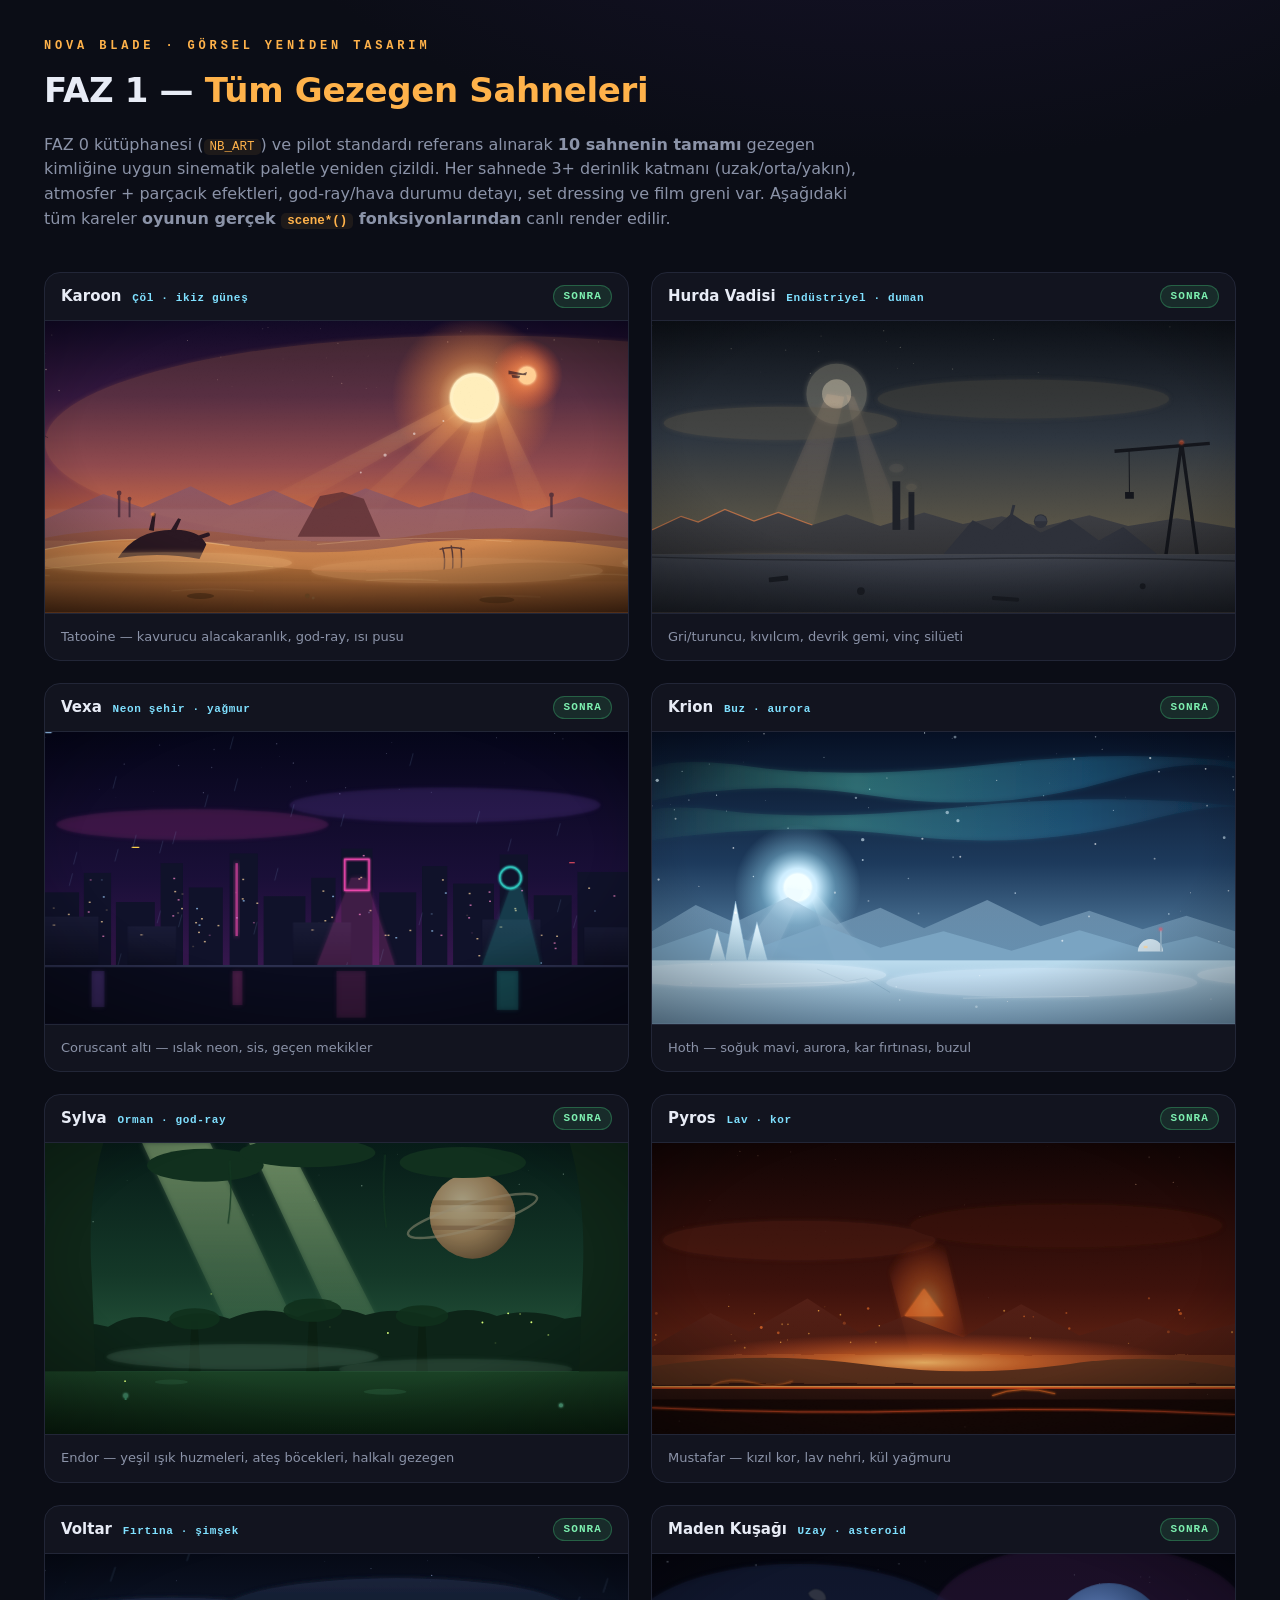
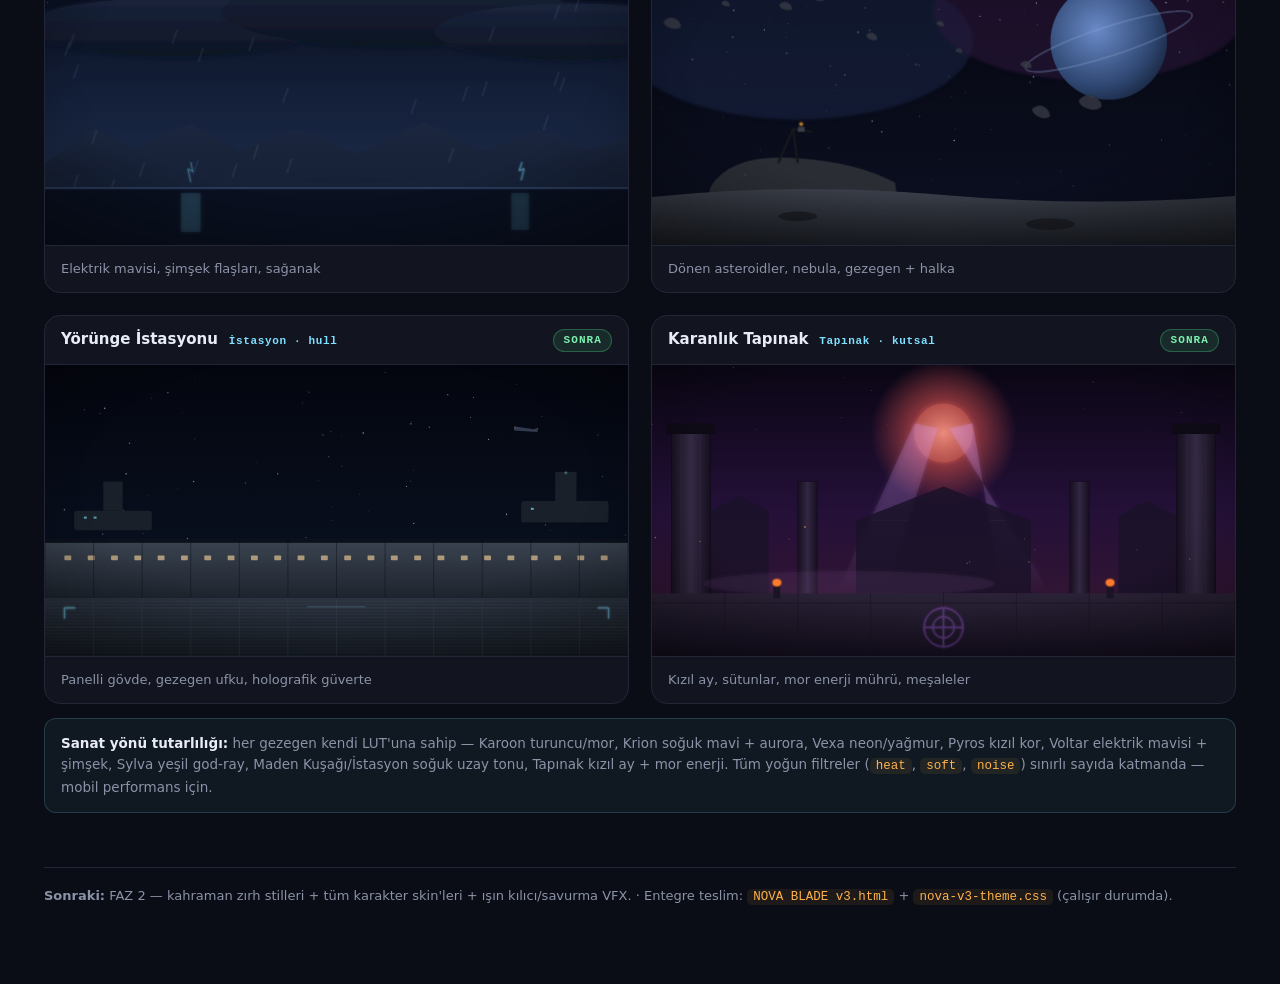
<file: Faz 1 - Gezegen Sahneleri.html>
<!DOCTYPE html>
<html lang="tr"><head><meta charset="UTF-8"><meta name="viewport" content="width=device-width,initial-scale=1">
<title>NOVA BLADE — FAZ 1 · Gezegen Sahneleri</title>
<style>
:root{--bg:#0b0d16;--card:#12141f;--line:#222637;--ink:#e8ecf6;--mut:#8b93a8;--amber:#ffb24a;--cyan:#7fe0ff}
*{box-sizing:border-box}
body{margin:0;background:radial-gradient(1200px 700px at 70% -10%,#1a1430,#0b0d16 60%);color:var(--ink);
  font:15px/1.55 ui-sans-serif,system-ui,-apple-system,'Segoe UI',Roboto,sans-serif;-webkit-font-smoothing:antialiased}
.wrap{max-width:1240px;margin:0 auto;padding:40px 24px 80px}
.kicker{font:700 12px/1 ui-monospace,monospace;letter-spacing:.32em;color:var(--amber);text-transform:uppercase}
h1{font-size:34px;margin:12px 0 6px;letter-spacing:-.01em}
h1 b{color:var(--amber)}
.lead{color:var(--mut);max-width:820px;font-size:16px}
.grid{margin-top:40px;display:grid;grid-template-columns:1fr 1fr;gap:22px}
@media(max-width:820px){.grid{grid-template-columns:1fr}}
.card{background:var(--card);border:1px solid var(--line);border-radius:16px;overflow:hidden}
.card .hd{display:flex;justify-content:space-between;align-items:center;padding:12px 16px;border-bottom:1px solid var(--line)}
.ttl{font-weight:600;font-size:15px}
.sub{color:var(--cyan);font:600 11px/1 ui-monospace,monospace;letter-spacing:.06em;margin-left:6px}
.tag{font:700 11px/1 ui-monospace,monospace;letter-spacing:.1em;padding:5px 9px;border-radius:999px;color:#7df0b0;background:rgba(80,255,150,.1);border:1px solid rgba(80,255,150,.25)}
.frame{background:#06081a;aspect-ratio:2/1}
.frame svg{width:100%;height:100%;display:block}
.cap{padding:13px 16px;color:var(--mut);font-size:13px;border-top:1px solid var(--line)}
.foot{margin-top:54px;color:var(--mut);font-size:13px;border-top:1px solid var(--line);padding-top:18px}
code{font-family:ui-monospace,monospace;color:var(--amber);font-size:12.5px;background:rgba(255,180,74,.08);padding:1px 6px;border-radius:5px}
.note{margin-top:14px;padding:14px 16px;background:rgba(127,224,255,.05);border:1px solid rgba(127,224,255,.18);border-radius:12px;color:var(--mut);font-size:13.5px}
.note b{color:var(--ink)}
</style></head>
<body><div class="wrap">
<div class="kicker">NOVA BLADE · Görsel Yeniden Tasarım</div>
<h1>FAZ 1 — <b>Tüm Gezegen Sahneleri</b></h1>
<p class="lead">FAZ 0 kütüphanesi (<code>NB_ART</code>) ve pilot standardı referans alınarak <b>10 sahnenin tamamı</b>
gezegen kimliğine uygun sinematik paletle yeniden çizildi. Her sahnede 3+ derinlik katmanı (uzak/orta/yakın),
atmosfer + parçacık efektleri, god-ray/hava durumu detayı, set dressing ve film greni var. Aşağıdaki tüm kareler
<b>oyunun gerçek <code>scene*()</code> fonksiyonlarından</b> canlı render edilir.</p>
<div class="grid">
<div class="card"><div class="hd"><div><span class="ttl">Karoon</span> <span class="sub">Çöl · ikiz güneş</span></div><span class="tag">SONRA</span></div><div class="frame" id="sc_desert"></div><div class="cap">Tatooine — kavurucu alacakaranlık, god-ray, ısı pusu</div></div>
<div class="card"><div class="hd"><div><span class="ttl">Hurda Vadisi</span> <span class="sub">Endüstriyel · duman</span></div><span class="tag">SONRA</span></div><div class="frame" id="sc_scrap"></div><div class="cap">Gri/turuncu, kıvılcım, devrik gemi, vinç silüeti</div></div>
<div class="card"><div class="hd"><div><span class="ttl">Vexa</span> <span class="sub">Neon şehir · yağmur</span></div><span class="tag">SONRA</span></div><div class="frame" id="sc_neon"></div><div class="cap">Coruscant altı — ıslak neon, sis, geçen mekikler</div></div>
<div class="card"><div class="hd"><div><span class="ttl">Krion</span> <span class="sub">Buz · aurora</span></div><span class="tag">SONRA</span></div><div class="frame" id="sc_ice"></div><div class="cap">Hoth — soğuk mavi, aurora, kar fırtınası, buzul</div></div>
<div class="card"><div class="hd"><div><span class="ttl">Sylva</span> <span class="sub">Orman · god-ray</span></div><span class="tag">SONRA</span></div><div class="frame" id="sc_forest"></div><div class="cap">Endor — yeşil ışık huzmeleri, ateş böcekleri, halkalı gezegen</div></div>
<div class="card"><div class="hd"><div><span class="ttl">Pyros</span> <span class="sub">Lav · kor</span></div><span class="tag">SONRA</span></div><div class="frame" id="sc_lava"></div><div class="cap">Mustafar — kızıl kor, lav nehri, kül yağmuru</div></div>
<div class="card"><div class="hd"><div><span class="ttl">Voltar</span> <span class="sub">Fırtına · şimşek</span></div><span class="tag">SONRA</span></div><div class="frame" id="sc_storm"></div><div class="cap">Elektrik mavisi, şimşek flaşları, sağanak</div></div>
<div class="card"><div class="hd"><div><span class="ttl">Maden Kuşağı</span> <span class="sub">Uzay · asteroid</span></div><span class="tag">SONRA</span></div><div class="frame" id="sc_asteroid"></div><div class="cap">Dönen asteroidler, nebula, gezegen + halka</div></div>
<div class="card"><div class="hd"><div><span class="ttl">Yörünge İstasyonu</span> <span class="sub">İstasyon · hull</span></div><span class="tag">SONRA</span></div><div class="frame" id="sc_station"></div><div class="cap">Panelli gövde, gezegen ufku, holografik güverte</div></div>
<div class="card"><div class="hd"><div><span class="ttl">Karanlık Tapınak</span> <span class="sub">Tapınak · kutsal</span></div><span class="tag">SONRA</span></div><div class="frame" id="sc_temple"></div><div class="cap">Kızıl ay, sütunlar, mor enerji mührü, meşaleler</div></div>
</div>
<div class="note"><b>Sanat yönü tutarlılığı:</b> her gezegen kendi LUT'una sahip — Karoon turuncu/mor,
Krion soğuk mavi + aurora, Vexa neon/yağmur, Pyros kızıl kor, Voltar elektrik mavisi + şimşek,
Sylva yeşil god-ray, Maden Kuşağı/İstasyon soğuk uzay tonu, Tapınak kızıl ay + mor enerji.
Tüm yoğun filtreler (<code>heat</code>, <code>soft</code>, <code>noise</code>) sınırlı sayıda katmanda — mobil performans için.</div>
<div class="foot"><b>Sonraki:</b> FAZ 2 — kahraman zırh stilleri + tüm karakter skin'leri + ışın kılıcı/savurma VFX.
· Entegre teslim: <code>NOVA BLADE v3.html</code> + <code>nova-v3-theme.css</code> (çalışır durumda).</div>
</div>
<script>
function nbRng(seed){ let s=seed%2147483647; if(s<=0)s+=2147483646;
  return function(){ s=(s*16807)%2147483647; return (s-1)/2147483646; }; }

/* twinkling starfield */
function nbStars(seed,n,yMax,color,baseOp){
  const r=nbRng(seed); let out='';
  for(let i=0;i<n;i++){
    const x=(r()*1200).toFixed(0), y=(r()*yMax).toFixed(0);
    const rad=(0.4+r()*1.2).toFixed(2), o=((baseOp||0.3)+r()*0.5).toFixed(2);
    const tw=r()<0.35
      ? '<animate attributeName="opacity" values="'+o+';'+(o*0.2).toFixed(2)+';'+o+'" dur="'+(2.5+r()*4).toFixed(1)+'s" repeatCount="indefinite"/>'
      : '';
    out+='<circle cx="'+x+'" cy="'+y+'" r="'+rad+'" fill="'+(color||'#fff')+'" opacity="'+o+'">'+tw+'</circle>';
  }
  return out;
}

/* vertical falling particle field (snow / spore), seamless loop */
function nbFall(id,seed,n,color,rad,dur,sway,op){
  const r=nbRng(seed); let dots='';
  for(let i=0;i<n;i++){
    const x=(r()*1200).toFixed(0), y=(r()*600).toFixed(0);
    dots+='<circle cx="'+x+'" cy="'+y+'" r="'+(rad*(0.5+r())).toFixed(2)+'" fill="'+color+'" opacity="'+((op||0.5)*(0.5+r()*0.5)).toFixed(2)+'"/>';
  }
  return '<g><g id="'+id+'">'+dots+'</g><use href="#'+id+'" y="-600"/>'
    +'<animateTransform attributeName="transform" type="translate" values="0 0;'+sway+' 300;0 600" dur="'+dur+'s" repeatCount="indefinite"/></g>';
}

/* rising particle field (embers / fireflies-ish), seamless loop */
function nbRise(id,seed,n,color,rad,dur,op,yBand){
  const r=nbRng(seed); let dots='';
  for(let i=0;i<n;i++){
    const x=(r()*1200).toFixed(0), y=(yBand[0]+r()*(yBand[1]-yBand[0])).toFixed(0);
    dots+='<circle cx="'+x+'" cy="'+y+'" r="'+(rad*(0.5+r())).toFixed(2)+'" fill="'+color+'" opacity="'+((op||0.6)*(0.4+r()*0.6)).toFixed(2)+'"/>';
  }
  return '<g><g id="'+id+'">'+dots+'</g><use href="#'+id+'" y="600"/>'
    +'<animateTransform attributeName="transform" type="translate" values="0 0;14 -300;0 -600" dur="'+dur+'s" repeatCount="indefinite"/></g>';
}

const VIG='<radialGradient id="@vig" cx=".5" cy=".4" r=".8"><stop offset=".55" stop-color="#000" stop-opacity="0"/><stop offset="1" stop-color="#000" stop-opacity=".42"/></radialGradient>';
function svgOpen(){ return '<svg xmlns="http://www.w3.org/2000/svg" viewBox="0 0 1200 600" preserveAspectRatio="xMidYMax slice">'; }
function vig(P){ return VIG.replace('@vig',P+'vig')+'</defs>'; } // call inside defs tail
function vigRect(P){ return '<rect width="1200" height="600" fill="url(#'+P+'vig)"/>'; }

window.NB_ART = (function(){
  function filters(P){ return ''
    /* yumuşak geniş hale (bloom dış katman) */
    + '<filter id="'+P+'soft" x="-70%" y="-70%" width="240%" height="240%"><feGaussianBlur stdDeviation="5" result="b"/><feMerge><feMergeNode in="b"/><feMergeNode in="SourceGraphic"/></feMerge></filter>'
    /* sıkı parlak çekirdek (enerji kaynakları) */
    + '<filter id="'+P+'glow" x="-60%" y="-60%" width="220%" height="220%"><feGaussianBlur stdDeviation="2" result="b"/><feMerge><feMergeNode in="b"/><feMergeNode in="b"/><feMergeNode in="SourceGraphic"/></feMerge></filter>'
    /* ince prosedürel toz/aşınma — düşük opaklık koyu benek */
    + '<filter id="'+P+'noise" x="0" y="0" width="100%" height="100%"><feTurbulence type="fractalNoise" baseFrequency="0.85" numOctaves="2" seed="7" stitchTiles="stitch" result="n"/><feColorMatrix in="n" type="matrix" values="0 0 0 0 0  0 0 0 0 0  0 0 0 0 0  0 0 0 -0.8 0.34"/></filter>'
    /* büyük ölçekli leke/yıpranma (yatay streak) */
    + '<filter id="'+P+'weather" x="-10%" y="-10%" width="120%" height="120%"><feTurbulence type="fractalNoise" baseFrequency="0.012 0.5" numOctaves="3" seed="11" result="n"/><feColorMatrix in="n" type="matrix" values="0 0 0 0 0  0 0 0 0 0  0 0 0 0 0  0 0 0 -0.6 0.24"/></filter>'
    /* ısı pusu / atmosfer kırılması (animasyonlu yer değiştirme) */
    + '<filter id="'+P+'heat" x="-12%" y="-12%" width="124%" height="124%"><feTurbulence type="fractalNoise" baseFrequency="0.011 0.045" numOctaves="2" seed="3" result="t"><animate attributeName="baseFrequency" values="0.011 0.045;0.014 0.058;0.011 0.045" dur="8s" repeatCount="indefinite"/></feTurbulence><feDisplacementMap in="SourceGraphic" in2="t" scale="7" xChannelSelector="R" yChannelSelector="G"/></filter>';
  }
  function vignette(P){ return '<radialGradient id="'+P+'vig" cx=".5" cy=".42" r=".82"><stop offset=".48" stop-color="#000" stop-opacity="0"/><stop offset="1" stop-color="#000" stop-opacity=".52"/></radialGradient>'; }
  function scan(P,col){ col=col||'#9fe6ff'; return '<pattern id="'+P+'scan" width="3" height="3" patternUnits="userSpaceOnUse"><rect width="3" height="1.1" fill="'+col+'" opacity=".06"/></pattern>'; }
  function metal(id,a,b){ a=a||'#aeb8c6'; b=b||'#2c323d'; return '<linearGradient id="'+id+'" x1="0" y1="0" x2="0" y2="1"><stop offset="0" stop-color="'+b+'"/><stop offset=".16" stop-color="'+a+'"/><stop offset=".46" stop-color="'+b+'"/><stop offset=".7" stop-color="'+a+'" stop-opacity=".5"/><stop offset="1" stop-color="'+b+'"/></linearGradient>'; }
  function cloth(id,a,b){ a=a||'#caa'; b=b||'#544'; return '<linearGradient id="'+id+'" x1=".2" y1="0" x2=".8" y2="1"><stop offset="0" stop-color="'+a+'"/><stop offset=".5" stop-color="'+b+'"/><stop offset="1" stop-color="'+b+'"/></linearGradient>'; }
  function glass(id,c){ c=c||'#bfe6ff'; return '<radialGradient id="'+id+'" cx=".36" cy=".28" r=".85"><stop offset="0" stop-color="#ffffff" stop-opacity=".55"/><stop offset=".38" stop-color="'+c+'" stop-opacity=".16"/><stop offset="1" stop-color="#05121e" stop-opacity="0"/></radialGradient>'; }
  function energy(id,c){ c=c||'#7fe0ff'; return '<radialGradient id="'+id+'" cx=".5" cy=".5" r=".5"><stop offset="0" stop-color="#ffffff"/><stop offset=".3" stop-color="'+c+'"/><stop offset="1" stop-color="'+c+'" stop-opacity="0"/></radialGradient>'; }
  function lib(P){ return filters(P)+vignette(P)+scan(P); }
  return { filters:filters, vignette:vignette, scan:scan, metal:metal, cloth:cloth, glass:glass, energy:energy, lib:lib };
})();
var NB_ART = window.NB_ART;

function sceneDesert(){
const P='nbd_';
return svgOpen()+
'<defs>'
+NB_ART.filters(P)
+'<linearGradient id="'+P+'sky" x1="0" y1="0" x2="0" y2="1"><stop offset="0" stop-color="#120a26"/><stop offset=".26" stop-color="#34183f"/><stop offset=".5" stop-color="#7a3a4e"/><stop offset=".7" stop-color="#c4623f"/><stop offset=".86" stop-color="#e8954e"/><stop offset="1" stop-color="#f2b566"/></linearGradient>'
+'<radialGradient id="'+P+'sun1"><stop offset="0" stop-color="#fff6d8"/><stop offset=".16" stop-color="#ffe2a0"/><stop offset=".44" stop-color="#ff9d4d" stop-opacity=".55"/><stop offset="1" stop-color="#ff7a3a" stop-opacity="0"/></radialGradient>'
+'<radialGradient id="'+P+'sun2"><stop offset="0" stop-color="#ffe6c4"/><stop offset=".34" stop-color="#ff8a4d" stop-opacity=".7"/><stop offset="1" stop-color="#ff5a30" stop-opacity="0"/></radialGradient>'
+'<linearGradient id="'+P+'ray" x1="0" y1="0" x2="0" y2="1"><stop offset="0" stop-color="#ffd89a" stop-opacity=".5"/><stop offset=".5" stop-color="#ffb060" stop-opacity=".14"/><stop offset="1" stop-color="#ffb060" stop-opacity="0"/></linearGradient>'
+'<linearGradient id="'+P+'far" x1="0" y1="0" x2="0" y2="1"><stop offset="0" stop-color="#7a5878"/><stop offset="1" stop-color="#553a5e"/></linearGradient>'
+'<linearGradient id="'+P+'mid" x1="0" y1="0" x2="0" y2="1"><stop offset="0" stop-color="#9a5a48"/><stop offset="1" stop-color="#6e3a2c"/></linearGradient>'
+'<linearGradient id="'+P+'dune1" x1="0" y1="0" x2="0" y2="1"><stop offset="0" stop-color="#cc8048"/><stop offset="1" stop-color="#8f5128"/></linearGradient>'
+'<linearGradient id="'+P+'dune2" x1="0" y1="0" x2="0" y2="1"><stop offset="0" stop-color="#b06e3a"/><stop offset="1" stop-color="#6a3e1c"/></linearGradient>'
+'<linearGradient id="'+P+'gnd" x1="0" y1="0" x2="0" y2="1"><stop offset="0" stop-color="#9a5e32"/><stop offset="1" stop-color="#552f16"/></linearGradient>'
+vig(P)
+'<rect width="1200" height="600" fill="url(#'+P+'sky)"/>'
+nbStars(11,30,150,'#ffe8d0',0.22)
+'<ellipse cx="900" cy="250" rx="900" ry="220" fill="#ff9a52" opacity=".18" filter="url(#'+P+'soft)"/>'
+'<g opacity=".7" filter="url(#'+P+'soft)"><g>'
+'<polygon points="870,150 250,470 360,470 905,160" fill="url(#'+P+'ray)"/>'
+'<polygon points="884,150 520,480 600,480 905,162" fill="url(#'+P+'ray)"/>'
+'<polygon points="900,152 770,486 840,486 918,160" fill="url(#'+P+'ray)"/>'
+'<polygon points="912,150 1010,478 1080,470 930,158" fill="url(#'+P+'ray)"/>'
+'<animate attributeName="opacity" values=".5;.85;.5" dur="9s" repeatCount="indefinite"/>'
+'<animateTransform attributeName="transform" type="translate" values="0 0;18 0;0 0" dur="22s" repeatCount="indefinite"/>'
+'</g></g>'
+'<circle cx="884" cy="158" r="170" fill="url(#'+P+'sun1)"><animate attributeName="opacity" values="1;.82;1" dur="7s" repeatCount="indefinite"/></circle>'
+'<circle cx="884" cy="158" r="50" fill="#fff0c4" filter="url(#'+P+'glow)"/>'
+'<circle cx="884" cy="158" r="44" fill="#ffeebc"/>'
+'<circle cx="992" cy="112" r="74" fill="url(#'+P+'sun2)"/>'
+'<circle cx="992" cy="112" r="18" fill="#ffcf94" filter="url(#'+P+'glow)"/>'
+'<g fill="#fff" opacity=".5"><circle cx="760" cy="232" r="2.6"/><circle cx="700" cy="276" r="3.4"/><circle cx="650" cy="312" r="2"/><circle cx="820" cy="206" r="2"/></g>'
+'<g opacity=".5"><path d="M0 0q6 -6 12 0M14 2q6 -6 12 0M7 8q5 -5 10 0" stroke="#2c1626" stroke-width="2" fill="none"/>'
+'<animateTransform attributeName="transform" type="translate" values="-60 240;1260 180" dur="48s" repeatCount="indefinite"/></g>'
+'<path d="M0 408 L120 356 200 384 300 340 380 380 470 348 560 388 660 344 770 384 880 352 1000 392 1100 362 1200 396 1200 470 0 470Z" fill="url(#'+P+'far)" opacity=".55"/>'
+'<rect y="388" width="1200" height="84" fill="#caa0b0" opacity=".12" filter="url(#'+P+'soft)"/>'
+'<g fill="#3a2436" opacity=".7"><rect x="150" y="356" width="5" height="48"/><circle cx="152.5" cy="354" r="5"/><rect x="172" y="368" width="4" height="36"/><circle cx="174" cy="366" r="4"/>'
+'<rect x="1040" y="360" width="5" height="44"/><circle cx="1042.5" cy="358" r="5"/></g>'
+'<g opacity=".66"><g fill="#241420"><path d="M0 0 l30 6 l8 -3 l-2 7 l-36 -2 Z"/><path d="M6 9 l18 2 l-2 5 l-14 -1 Z"/></g>'
+'<animateTransform attributeName="transform" type="translate" values="980 90;520 300" dur="26s" repeatCount="indefinite"/></g>'
+'<path d="M0 446 Q200 410 400 440 T800 436 Q1000 412 1200 446 L1200 600 0 600Z" fill="url(#'+P+'mid)" opacity=".9"/>'
+'<path d="M520 444 L566 360 612 352 656 366 690 444Z" fill="#5e3034" opacity=".8"/>'
+'<path d="M0 470 Q180 432 380 462 T760 458 Q980 434 1200 470 L1200 600 0 600Z" fill="url(#'+P+'dune1)"/>'
+'<path d="M0 470 Q180 432 380 462" stroke="#ffd9a0" stroke-width="2.5" fill="none" opacity=".4"/>'
+'<path d="M560 460 Q760 438 960 454" stroke="#ffd9a0" stroke-width="2" fill="none" opacity=".26"/>'
+'<g filter="url(#'+P+'heat)"><rect y="452" width="1200" height="60" fill="#ffce8a" opacity=".12"><animate attributeName="opacity" values=".08;.18;.08" dur="5s" repeatCount="indefinite"/></rect></g>'
+'<g fill="#2a1822">'
+'<path d="M150 488 q40 -64 130 -58 q40 4 52 30 l-14 30 q-80 -16 -168 -2Z"/>'
+'<path d="M214 430 l8 -34 6 0 -4 36Z"/><path d="M258 432 l16 -26 6 2 -12 28Z"/>'
+'<rect x="296" y="448" width="44" height="8" rx="3" transform="rotate(-18 296 448)"/></g>'
+'<g stroke="#3a2630" stroke-width="3" fill="none" opacity=".8"><path d="M820 520 q6 -30 -2 -54"/><path d="M838 520 q4 -32 -2 -58"/><path d="M856 520 q3 -30 0 -54"/><path d="M812 470 q26 -8 52 0"/></g>'
+'<circle cx="222" cy="398" r="3" fill="#ff8a3a" filter="url(#'+P+'glow)"><animate attributeName="opacity" values="1;.15;1" dur="1.8s" repeatCount="indefinite"/></circle>'
+'<path d="M0 510 Q240 480 470 506 T900 502 Q1060 490 1200 508 L1200 600 0 600Z" fill="url(#'+P+'dune2)"/>'
+'<rect y="536" width="1200" height="64" fill="url(#'+P+'gnd)"/>'
+'<path d="M0 510 Q240 480 470 506" stroke="#ffca7a" stroke-width="2" fill="none" opacity=".3"/>'
+'<ellipse cx="320" cy="566" rx="28" ry="6" fill="#3c2410" opacity=".5"/>'
+'<ellipse cx="930" cy="574" rx="36" ry="7" fill="#3c2410" opacity=".42"/>'
+'<circle cx="540" cy="566" r="5" fill="#6e4724"/><circle cx="552" cy="570" r="3" fill="#7a5230"/>'
+'<g opacity=".4" filter="url(#'+P+'soft)"><g id="'+P+'haze">'
+'<ellipse cx="300" cy="498" rx="260" ry="22" fill="#e8b074"/><ellipse cx="900" cy="514" rx="300" ry="26" fill="#d89a64"/>'
+'</g><use href="#'+P+'haze" x="1200"/>'
+'<animateTransform attributeName="transform" type="translate" from="0 0" to="-1200 0" dur="34s" repeatCount="indefinite"/></g>'
+'<g opacity=".5"><g id="'+P+'sand">'
+'<path d="M40 524 q60 -6 130 0" stroke="#ffd9a0" stroke-width="2.5" fill="none" opacity=".32"/>'
+'<path d="M420 556 q80 -8 170 0" stroke="#ffd9a0" stroke-width="2" fill="none" opacity=".24"/>'
+'<path d="M820 534 q70 -6 150 0" stroke="#ffd9a0" stroke-width="2.5" fill="none" opacity=".3"/>'
+'<path d="M1060 568 q60 -5 120 0" stroke="#ffd9a0" stroke-width="2" fill="none" opacity=".22"/>'
+'</g><use href="#'+P+'sand" x="1200"/>'
+'<animateTransform attributeName="transform" type="translate" from="0 0" to="-1200 0" dur="11s" repeatCount="indefinite"/></g>'
+'<rect width="1200" height="600" filter="url(#'+P+'noise)" opacity=".05"/>'
+vigRect(P)+'</svg>';
}


function sceneScrap(){
const P='nbs_';
return svgOpen()+
'<defs>'+NB_ART.filters(P)
+'<linearGradient id="'+P+'sky" x1="0" y1="0" x2="0" y2="1"><stop offset="0" stop-color="#0d1118"/><stop offset=".4" stop-color="#2e3640"/><stop offset=".74" stop-color="#5e5848"/><stop offset="1" stop-color="#7a6a50"/></linearGradient>'
+'<radialGradient id="'+P+'glow"><stop offset="0" stop-color="#ff7b2d" stop-opacity=".6"/><stop offset="1" stop-color="#ff7b2d" stop-opacity="0"/></radialGradient>'
+'<linearGradient id="'+P+'ray" x1="0" y1="0" x2="0" y2="1"><stop offset="0" stop-color="#ffcaa0" stop-opacity=".3"/><stop offset="1" stop-color="#ffcaa0" stop-opacity="0"/></linearGradient>'
+'<linearGradient id="'+P+'gnd" x1="0" y1="0" x2="0" y2="1"><stop offset="0" stop-color="#3e424c"/><stop offset="1" stop-color="#1e222a"/></linearGradient>'
+'<linearGradient id="'+P+'far" x1="0" y1="0" x2="0" y2="1"><stop offset="0" stop-color="#3a3c44"/><stop offset="1" stop-color="#2a2c33"/></linearGradient>'
+vig(P)
+'<rect width="1200" height="600" fill="url(#'+P+'sky)"/>'
+nbStars(31,18,120,'#cfc8b0',0.18)
+'<circle cx="380" cy="150" r="62" fill="#d8cfae" opacity=".28" filter="url(#'+P+'soft)"/><circle cx="380" cy="150" r="30" fill="#e8dcc0" opacity=".4"/>'
+'<g opacity=".45" filter="url(#'+P+'soft)"><polygon points="360,150 220,470 320,470 396,156" fill="url(#'+P+'ray)"/><polygon points="400,152 470,470 540,470 416,156" fill="url(#'+P+'ray)"><animate attributeName="opacity" values=".6;.95;.6" dur="8s" repeatCount="indefinite"/></polygon></g>'
+'<g opacity=".5" filter="url(#'+P+'soft)"><ellipse cx="260" cy="210" rx="240" ry="34" fill="#5a5448"/><ellipse cx="760" cy="160" rx="300" ry="40" fill="#46443e"/><animateTransform attributeName="transform" type="translate" values="0 0;60 6;0 0" dur="40s" repeatCount="indefinite"/></g>'
+'<ellipse cx="140" cy="440" rx="280" ry="96" fill="url(#'+P+'glow)"><animate attributeName="opacity" values=".85;1.2;.85" dur="5s" repeatCount="indefinite"/></ellipse>'
+'<path d="M0 430 L60 402 95 414 150 388 210 412 260 394 330 420 400 398 470 422 560 394 640 418 720 402 800 424 900 400 980 422 1080 406 1200 426 1200 480 0 480Z" fill="url(#'+P+'far)" opacity=".85"/>'
+'<path d="M0 430 L60 402 95 414 150 388 210 412 260 394 330 420" stroke="#ff8a4a" stroke-width="2.5" fill="none" opacity=".4"><animate attributeName="opacity" values=".4;.7;.4" dur="5s" repeatCount="indefinite"/></path>'
+'<rect x="495" y="330" width="16" height="100" fill="#1e2128"/><rect x="528" y="352" width="12" height="78" fill="#1e2128"/>'
+'<g opacity=".5" filter="url(#'+P+'soft)"><ellipse cx="503" cy="320" rx="14" ry="9" fill="#6a665c"><animate attributeName="cy" values="320;250" dur="6s" repeatCount="indefinite"/><animate attributeName="opacity" values=".5;0" dur="6s" repeatCount="indefinite"/><animate attributeName="rx" values="10;30" dur="6s" repeatCount="indefinite"/></ellipse><ellipse cx="534" cy="342" rx="11" ry="7" fill="#5e5a50"><animate attributeName="cy" values="342;270" dur="7s" begin="2s" repeatCount="indefinite"/><animate attributeName="opacity" values=".5;0" dur="7s" begin="2s" repeatCount="indefinite"/><animate attributeName="rx" values="8;26" dur="7s" begin="2s" repeatCount="indefinite"/></ellipse></g>'
+'<g fill="#2e313a"><path d="M600 480 L660 410 700 430 740 396 800 436 860 408 920 452 970 424 1040 480Z"/><rect x="742" y="378" width="6" height="48" transform="rotate(14 742 378)"/><circle cx="800" cy="412" r="14"/><path d="M788 412 a12 12 0 0 1 24 0" fill="#3a3e48"/></g>'
+'<g stroke="#14161c" stroke-width="7" fill="none"><path d="M1058 480 L1090 250 M1122 480 L1090 250"/><path d="M952 268 L1148 252"/></g>'
+'<g transform="translate(982 266)"><g><line x1="0" y1="0" x2="0" y2="86" stroke="#14161c" stroke-width="2"/><rect x="-9" y="86" width="18" height="14" fill="#14161c"/><animateTransform attributeName="transform" type="rotate" values="-3 0 0;3 0 0;-3 0 0" dur="7s" repeatCount="indefinite"/></g></g>'
+'<circle cx="1090" cy="250" r="4" fill="#ff5b2d" filter="url(#'+P+'glow)"><animate attributeName="opacity" values="1;.2;1" dur="2.2s" repeatCount="indefinite"/></circle>'
+'<g><circle cx="664" cy="450" r="2.4" fill="#ffd24a"><animate attributeName="opacity" values="0;1;0;0;1;0;0" keyTimes="0;.06;.12;.5;.56;.62;1" dur="3.4s" repeatCount="indefinite"/></circle><ellipse cx="666" cy="449" rx="18" ry="11" fill="#ffae3a" opacity=".25" filter="url(#'+P+'soft)"><animate attributeName="opacity" values="0;.4;0;0;.4;0;0" keyTimes="0;.06;.14;.5;.56;.64;1" dur="3.4s" repeatCount="indefinite"/></ellipse></g>'
+'<g opacity=".4" filter="url(#'+P+'soft)"><g id="'+P+'dz"><ellipse cx="300" cy="500" rx="260" ry="22" fill="#6a6052"/><ellipse cx="900" cy="514" rx="300" ry="26" fill="#5a5246"/></g><use href="#'+P+'dz" x="1200"/><animateTransform attributeName="transform" type="translate" from="0 0" to="-1200 0" dur="36s" repeatCount="indefinite"/></g>'
+'<rect y="480" width="1200" height="120" fill="url(#'+P+'gnd)"/>'
+'<path d="M0 486 q300 10 600 4 t600 4" stroke="#13151b" stroke-width="3" fill="none" opacity=".5"/>'
+'<g fill="#1a1d24"><rect x="240" y="528" width="40" height="10" rx="2" transform="rotate(-6 240 528)"/><circle cx="430" cy="556" r="8"/><rect x="700" y="566" width="56" height="8" rx="3" transform="rotate(4 700 566)"/><circle cx="1010" cy="546" r="6"/></g>'
+'<rect width="1200" height="600" filter="url(#'+P+'noise)" opacity=".05"/>'
+vigRect(P)+'</svg>';
}


function sceneNeon(){
const P='nbn_';
var r=nbRng(77), win='';
var cols=[[6,330,70],[84,294,56],[242,274,46],[300,324,70],[384,254,58],[552,304,50],[614,244,64],[692,334,76],[780,280,52],[844,316,84],[940,256,58],[1010,340,78],[1100,292,104]];
for(var ci=0;ci<cols.length;ci++){ var cc=cols[ci], n=4+Math.floor(r()*7);
  for(var i=0;i<n;i++){ var x=(cc[0]+2+r()*(cc[2]-8)).toFixed(0), y=(cc[1]+6+r()*140).toFixed(0);
    var col=r()<0.6?'#ffd9a0':(r()<0.5?'#9fd0ff':'#ff8ad0');
    var fl=r()<0.18?'<animate attributeName="opacity" values=".8;.1;.8" dur="'+(1.5+r()*3).toFixed(1)+'s" repeatCount="indefinite"/>':'';
    win+='<rect x="'+x+'" y="'+y+'" width="4" height="3" fill="'+col+'" opacity=".7">'+fl+'</rect>'; } }
var rain='', rr=nbRng(5);
for(var j=0;j<30;j++){ var rx=(rr()*1200).toFixed(0), ry=(rr()*600).toFixed(0);
  rain+='<line x1="'+rx+'" y1="'+ry+'" x2="'+(rx-7)+'" y2="'+(+ry+26)+'" stroke="#9fd0ff" stroke-width="1.4"/>'; }
return svgOpen()+
'<defs>'+NB_ART.filters(P)
+'<linearGradient id="'+P+'sky" x1="0" y1="0" x2="0" y2="1"><stop offset="0" stop-color="#05061a"/><stop offset=".5" stop-color="#1a0f38"/><stop offset=".85" stop-color="#3a1850"/><stop offset="1" stop-color="#4a1c58"/></linearGradient>'
+'<linearGradient id="'+P+'st" x1="0" y1="0" x2="0" y2="1"><stop offset="0" stop-color="#191b36"/><stop offset="1" stop-color="#0e1024"/></linearGradient>'
+vig(P)
+'<rect width="1200" height="600" fill="url(#'+P+'sky)"/>'
+nbStars(31,26,140,'#cfd8ff',0.2)
+'<g opacity=".6" filter="url(#'+P+'soft)"><ellipse cx="300" cy="190" rx="280" ry="32" fill="#ff4db8" opacity=".16"/><ellipse cx="820" cy="150" rx="320" ry="36" fill="#a86bff" opacity=".14"/><animateTransform attributeName="transform" type="translate" values="0 0;50 4;0 0" dur="44s" repeatCount="indefinite"/></g>'
+'<g fill="#10122a"><rect x="0" y="330" width="70" height="150"/><rect x="80" y="290" width="56" height="190"/><rect x="146" y="350" width="80" height="130"/><rect x="238" y="270" width="46" height="210"/><rect x="296" y="320" width="70" height="160"/><rect x="380" y="250" width="58" height="230"/><rect x="450" y="338" width="86" height="142"/><rect x="548" y="300" width="50" height="180"/><rect x="610" y="240" width="64" height="240"/><rect x="688" y="330" width="76" height="150"/><rect x="776" y="276" width="52" height="204"/><rect x="840" y="312" width="84" height="168"/><rect x="936" y="252" width="58" height="228"/><rect x="1006" y="336" width="78" height="144"/><rect x="1096" y="288" width="104" height="192"/></g>'
+win
+'<g><rect x="617" y="262" width="50" height="64" fill="none" stroke="#ff4db8" stroke-width="2.5" opacity=".9" filter="url(#'+P+'glow)"><animate attributeName="opacity" values=".9;.9;.2;.9;.9" keyTimes="0;.42;.46;.5;1" dur="6s" repeatCount="indefinite"/></rect><circle cx="958" cy="300" r="22" fill="none" stroke="#35e0d2" stroke-width="3" filter="url(#'+P+'glow)" opacity=".85"/><rect x="392" y="270" width="5" height="150" fill="#ff4db8" filter="url(#'+P+'soft)" opacity=".65"><animate attributeName="opacity" values=".65;.65;.1;.65" keyTimes="0;.7;.74;1" dur="9s" repeatCount="indefinite"/></rect></g>'
+'<g><rect y="0" width="16" height="2.6" rx="1.3" fill="#ffd24a"><animateTransform attributeName="transform" type="translate" from="-40 236" to="1300 236" dur="9s" repeatCount="indefinite"/></rect><rect y="0" width="12" height="2.2" rx="1.1" fill="#ff5566"><animateTransform attributeName="transform" type="translate" from="1240 268" to="-80 268" dur="12s" repeatCount="indefinite"/></rect><rect y="0" width="14" height="2.4" rx="1.2" fill="#9fd0ff"><animateTransform attributeName="transform" type="translate" from="-40 206" to="1300 206" dur="15s" begin="4s" repeatCount="indefinite"/></rect></g>'
+'<g fill="url(#'+P+'st)"><rect x="-20" y="380" width="130" height="100"/><rect x="170" y="400" width="100" height="80"/><rect x="510" y="392" width="120" height="88"/><rect x="900" y="386" width="120" height="94"/><rect x="1110" y="402" width="90" height="78"/></g>'
+'<g fill="#ffd9a0" opacity=".5"><rect x="16" y="396" width="5" height="3"/><rect x="196" y="416" width="5" height="3"/><rect x="548" y="406" width="5" height="3"/><rect x="936" y="400" width="5" height="3"/></g>'
+'<g opacity=".2" filter="url(#'+P+'soft)"><polygon points="630,300 560,480 720,480 660,300" fill="#ff4db8"/><polygon points="958,320 900,480 1020,480 980,320" fill="#35e0d2"/></g>'
+'<g opacity=".22"><g id="'+P+'rn">'+rain+'</g><use href="#'+P+'rn" y="-600"/><animateTransform attributeName="transform" type="translate" values="0 0;-40 600" dur="1.5s" repeatCount="indefinite"/></g>'
+'<rect y="480" width="1200" height="120" fill="#0a0c1e"/><rect y="480" width="1200" height="4" fill="#2c3050"/>'
+'<g filter="url(#'+P+'soft)" opacity=".5"><rect x="600" y="492" width="60" height="96" fill="#ff4db8" opacity=".4"><animate attributeName="opacity" values=".4;.15;.4" dur="3.5s" repeatCount="indefinite"/></rect><rect x="930" y="492" width="44" height="80" fill="#35e0d2" opacity=".35"/><rect x="96" y="492" width="26" height="74" fill="#a86bff" opacity=".35"/><rect x="386" y="492" width="20" height="70" fill="#ff4db8" opacity=".3"/></g>'
+vigRect(P)+'</svg>';
}


function sceneIce(){
const P='nbi_';
return svgOpen()+
'<defs>'+NB_ART.filters(P)
+'<linearGradient id="'+P+'sky" x1="0" y1="0" x2="0" y2="1"><stop offset="0" stop-color="#061024"/><stop offset=".45" stop-color="#1d3a5c"/><stop offset=".8" stop-color="#5e8aac"/><stop offset="1" stop-color="#a8d4e8"/></linearGradient>'
+'<radialGradient id="'+P+'sun"><stop offset="0" stop-color="#f4ffff"/><stop offset=".3" stop-color="#cfeeff"/><stop offset=".6" stop-color="#9fe5ff" stop-opacity=".4"/><stop offset="1" stop-color="#9fe5ff" stop-opacity="0"/></radialGradient>'
+'<linearGradient id="'+P+'aur" x1="0" y1="0" x2="1" y2="0"><stop offset="0" stop-color="#5ce08a" stop-opacity="0"/><stop offset=".35" stop-color="#5ce0c8" stop-opacity=".55"/><stop offset=".7" stop-color="#35b0e0" stop-opacity=".4"/><stop offset="1" stop-color="#35b0e0" stop-opacity="0"/></linearGradient>'
+'<linearGradient id="'+P+'ice" x1="0" y1="0" x2="0" y2="1"><stop offset="0" stop-color="#e8f8ff"/><stop offset="1" stop-color="#a8cce0"/></linearGradient>'
+'<linearGradient id="'+P+'far" x1="0" y1="0" x2="0" y2="1"><stop offset="0" stop-color="#9cc0d8"/><stop offset="1" stop-color="#6e96b4"/></linearGradient>'
+'<linearGradient id="'+P+'lake" x1="0" y1="0" x2="0" y2="1"><stop offset="0" stop-color="#bcdcee"/><stop offset="1" stop-color="#7ea6c4"/></linearGradient>'
+vig(P)
+'<rect width="1200" height="600" fill="url(#'+P+'sky)"/>'
+nbStars(21,30,200,'#eaf8ff',0.32)
+'<g filter="url(#'+P+'soft)"><path d="M-50 150 Q200 90 450 130 T950 96 T1280 130 L1280 70 Q1000 30 700 64 T200 70 T-50 96Z" fill="url(#'+P+'aur)" opacity=".5"><animate attributeName="opacity" values=".5;.25;.55;.5" dur="11s" repeatCount="indefinite"/><animateTransform attributeName="transform" type="translate" values="0 0;40 10;0 0" dur="23s" repeatCount="indefinite"/></path><path d="M-50 230 Q260 180 520 212 T1030 180 T1280 206 L1280 160 Q980 120 660 152 T160 162 T-50 186Z" fill="url(#'+P+'aur)" opacity=".3"><animate attributeName="opacity" values=".3;.45;.2;.3" dur="14s" repeatCount="indefinite"/><animateTransform attributeName="transform" type="translate" values="0 0;-46 6;0 0" dur="27s" repeatCount="indefinite"/></path></g>'
+'<circle cx="300" cy="320" r="130" fill="url(#'+P+'sun)"/><circle cx="300" cy="320" r="28" fill="#f4ffff" filter="url(#'+P+'glow)"/>'
+'<g opacity=".25" filter="url(#'+P+'soft)"><polygon points="280,320 160,480 240,480 312,326" fill="#dff4ff"/><polygon points="320,322 380,480 460,480 332,326" fill="#dff4ff"/></g>'
+'<path d="M0 410 L90 356 170 392 280 340 380 396 470 362 560 404 690 346 800 400 900 368 1010 406 1100 378 1200 410 1200 480 0 480Z" fill="url(#'+P+'far)" opacity=".5"/>'
+'<path d="M0 446 L120 404 230 440 350 396 470 444 600 410 740 450 880 408 1010 446 1120 420 1200 446 1200 500 0 500Z" fill="#7ea8c6" opacity=".85"/>'
+'<g fill="url(#'+P+'ice)" stroke="#7aa8c8" stroke-width="1"><path d="M150 470 L172 348 196 470Z"/><path d="M196 470 L216 390 238 470Z"/><path d="M118 470 L134 408 152 470Z"/></g>'
+'<circle cx="172" cy="372" r="2.5" fill="#fff"><animate attributeName="opacity" values="0;1;0" dur="3.2s" repeatCount="indefinite"/></circle>'
+'<g><path d="M1000 452 a26 26 0 0 1 52 0Z" fill="#cfe2ee"/><rect x="1046" y="408" width="3" height="44" fill="#9ab8cc"/><circle cx="1047" cy="406" r="3" fill="#ff5566" filter="url(#'+P+'glow)"><animate attributeName="opacity" values="1;.15;1" dur="2s" repeatCount="indefinite"/></circle><rect x="1012" y="440" width="8" height="5" fill="#ffd9a0" opacity=".8"/></g>'
+'<rect y="470" width="1200" height="130" fill="url(#'+P+'lake)"/>'
+'<g stroke="#e8f8ff" opacity=".3"><line x1="180" y1="520" x2="420" y2="514" stroke-width="2"/><line x1="640" y1="548" x2="900" y2="544" stroke-width="2"/></g>'
+'<g stroke="#5e86a4" opacity=".35"><path d="M340 488 l60 26 40 -8 50 30" fill="none" stroke-width="1.5"/></g>'
+'<g opacity=".4" filter="url(#'+P+'soft)"><g id="'+P+'gust"><ellipse cx="300" cy="500" rx="280" ry="26" fill="#eaf6ff"/><ellipse cx="900" cy="516" rx="320" ry="30" fill="#dff0ff"/></g><use href="#'+P+'gust" x="1200"/><animateTransform attributeName="transform" type="translate" from="0 0" to="-1200 0" dur="18s" repeatCount="indefinite"/></g>'
+nbFall(P+'sn1',41,30,'#ffffff',1.6,13,60,0.7)+nbFall(P+'sn2',42,20,'#dff4ff',2.4,8.5,-50,0.8)
+vigRect(P)+'</svg>';
}


function sceneForest(){
const P='nbf_';
var ff='', r=nbRng(91);
for(var i=0;i<10;i++){ var x=(160+r()*880).toFixed(0), y=(300+r()*200).toFixed(0), d=(3+r()*4).toFixed(1), m=(8+r()*14).toFixed(0);
  ff+='<circle cx="'+x+'" cy="'+y+'" r="2" fill="#d8ff7a"><animate attributeName="opacity" values="0;.9;0" dur="'+d+'s" begin="'+(r()*4).toFixed(1)+'s" repeatCount="indefinite"/><animateTransform attributeName="transform" type="translate" values="0 0;'+m+' -'+m+';0 0" dur="'+(d*2.3).toFixed(1)+'s" repeatCount="indefinite"/></circle>'; }
return svgOpen()+
'<defs>'+NB_ART.filters(P)
+'<linearGradient id="'+P+'sky" x1="0" y1="0" x2="0" y2="1"><stop offset="0" stop-color="#071c18"/><stop offset=".45" stop-color="#143828"/><stop offset=".8" stop-color="#2a5c40"/><stop offset="1" stop-color="#3a6c4a"/></linearGradient>'
+'<linearGradient id="'+P+'gnd" x1="0" y1="0" x2="0" y2="1"><stop offset="0" stop-color="#1b4226"/><stop offset="1" stop-color="#09200f"/></linearGradient>'
+'<radialGradient id="'+P+'pl" cx=".38" cy=".34" r=".75"><stop offset="0" stop-color="#f0d8b0"/><stop offset=".55" stop-color="#c89a6a"/><stop offset="1" stop-color="#7a5638"/></radialGradient>'
+'<linearGradient id="'+P+'ray" x1="0" y1="0" x2="0" y2="1"><stop offset="0" stop-color="#d8ffb0" stop-opacity=".4"/><stop offset="1" stop-color="#d8ffb0" stop-opacity="0"/></linearGradient>'
+'<clipPath id="'+P+'plc"><circle cx="880" cy="150" r="88"/></clipPath>'
+vig(P)
+'<rect width="1200" height="600" fill="url(#'+P+'sky)"/>'
+nbStars(61,24,170,'#d8ffe8',0.22)
+'<g opacity=".9"><circle cx="880" cy="150" r="88" fill="url(#'+P+'pl)"/><g clip-path="url(#'+P+'plc)" opacity=".5"><rect x="780" y="118" width="200" height="10" fill="#a87848"/><rect x="780" y="142" width="200" height="14" fill="#e8c89a"/><rect x="780" y="170" width="200" height="9" fill="#96684a"/></g><ellipse cx="880" cy="150" rx="138" ry="26" fill="none" stroke="#d8c0a0" stroke-width="5" opacity=".4" transform="rotate(-16 880 150)"/><circle cx="880" cy="150" r="88" fill="#0a1f1a" opacity=".25"/></g>'
+'<g filter="url(#'+P+'soft)"><polygon points="200,0 340,0 560,470 420,470" fill="url(#'+P+'ray)"><animate attributeName="opacity" values=".5;.9;.5" dur="9s" repeatCount="indefinite"/></polygon><polygon points="420,0 500,0 740,470 640,470" fill="url(#'+P+'ray)" opacity=".7"><animate attributeName="opacity" values=".4;.7;.4" dur="12s" begin="3s" repeatCount="indefinite"/></polygon></g>'
+'<path d="M0 392 Q60 360 130 378 Q180 344 250 368 Q310 336 380 362 Q450 330 520 358 Q590 326 660 354 Q730 334 800 360 Q860 330 930 356 Q1000 338 1070 362 Q1130 348 1200 366 L1200 470 0 470Z" fill="#0d2418"/>'
+'<g fill="#0b1f12"><path d="M296 470 L302 368 314 368 320 470Z"/><path d="M538 470 L544 352 558 352 564 470Z"/><path d="M764 470 L770 362 782 362 788 470Z"/></g>'
+'<g fill="#10301c" opacity=".9"><ellipse cx="308" cy="362" rx="52" ry="22"/><ellipse cx="551" cy="344" rx="60" ry="24"/><ellipse cx="776" cy="356" rx="54" ry="22"/></g>'
+'<g fill="#0f2618"><path d="M-10 600 L0 180 Q10 90 -10 0 L120 0 Q86 120 96 270 L110 600Z"/><path d="M1210 600 L1200 200 Q1192 90 1212 0 L1080 0 Q1116 130 1106 290 L1094 600Z"/></g>'
+'<g fill="#11301e"><ellipse cx="330" cy="46" rx="120" ry="34"/><ellipse cx="540" cy="20" rx="140" ry="30"/><ellipse cx="860" cy="40" rx="130" ry="32"/></g>'
+'<g stroke="#143822" stroke-width="3" fill="none" opacity=".8"><path d="M380 36 q6 70 -4 130"><animateTransform attributeName="transform" type="rotate" values="-1.5 380 36;1.5 380 36;-1.5 380 36" dur="8s" repeatCount="indefinite"/></path><path d="M700 24 q-6 80 4 150"><animateTransform attributeName="transform" type="rotate" values="1.5 700 24;-1.5 700 24;1.5 700 24" dur="10s" repeatCount="indefinite"/></path></g>'
+'<g filter="url(#'+P+'soft)" opacity=".5"><ellipse cx="400" cy="440" rx="280" ry="26" fill="#9fd8b8" opacity=".2"><animateTransform attributeName="transform" type="translate" values="0 0;70 0;0 0" dur="31s" repeatCount="indefinite"/></ellipse><ellipse cx="850" cy="466" rx="240" ry="22" fill="#9fd8b8" opacity=".16"><animateTransform attributeName="transform" type="translate" values="0 0;-60 0;0 0" dur="37s" repeatCount="indefinite"/></ellipse></g>'
+'<rect y="470" width="1200" height="130" fill="url(#'+P+'gnd)"/>'
+'<g fill="#2a5c3c" opacity=".5"><ellipse cx="260" cy="492" rx="34" ry="5"/><ellipse cx="700" cy="512" rx="44" ry="6"/></g>'
+'<g><circle cx="166" cy="520" r="5" fill="#7af0c0" filter="url(#'+P+'glow)"><animate attributeName="opacity" values=".8;.3;.8" dur="4s" repeatCount="indefinite"/></circle><rect x="164" y="520" width="4" height="9" fill="#3a8a64"/><circle cx="1062" cy="540" r="4" fill="#7af0c0" filter="url(#'+P+'glow)"><animate attributeName="opacity" values=".7;.25;.7" dur="5s" begin="1s" repeatCount="indefinite"/></circle></g>'
+ff+vigRect(P)+'</svg>';
}


function sceneLava(){
const P='nbl_';
return svgOpen()+
'<defs>'+NB_ART.filters(P)
+'<linearGradient id="'+P+'sky" x1="0" y1="0" x2="0" y2="1"><stop offset="0" stop-color="#120505"/><stop offset=".5" stop-color="#3e120c"/><stop offset=".82" stop-color="#702a16"/><stop offset="1" stop-color="#a8431e"/></linearGradient>'
+'<radialGradient id="'+P+'gl"><stop offset="0" stop-color="#ffd27a" stop-opacity=".9"/><stop offset=".4" stop-color="#ff7b2d" stop-opacity=".6"/><stop offset="1" stop-color="#ff5b2d" stop-opacity="0"/></radialGradient>'
+'<linearGradient id="'+P+'rock" x1="0" y1="0" x2="0" y2="1"><stop offset="0" stop-color="#3a1c14"/><stop offset="1" stop-color="#1a0a08"/></linearGradient>'
+'<linearGradient id="'+P+'far" x1="0" y1="0" x2="0" y2="1"><stop offset="0" stop-color="#5a241a"/><stop offset="1" stop-color="#3a160e"/></linearGradient>'
+'<linearGradient id="'+P+'lava" x1="0" y1="0" x2="0" y2="1"><stop offset="0" stop-color="#ffd27a"/><stop offset=".4" stop-color="#ff7b2d"/><stop offset="1" stop-color="#c43010"/></linearGradient>'
+vig(P)
+'<rect width="1200" height="600" fill="url(#'+P+'sky)"/>'
+nbStars(19,12,90,'#ffcaa0',0.18)
+'<g opacity=".4" filter="url(#'+P+'soft)"><ellipse cx="300" cy="200" rx="280" ry="40" fill="#5a2418"/><ellipse cx="850" cy="170" rx="320" ry="44" fill="#46180e"/><animateTransform attributeName="transform" type="translate" values="0 0;40 6;0 0" dur="42s" repeatCount="indefinite"/></g>'
+'<g opacity=".5" filter="url(#'+P+'soft)"><polygon points="540,460 470,200 600,200 660,460" fill="url(#'+P+'gl)"><animate attributeName="opacity" values=".5;.85;.5" dur="6s" repeatCount="indefinite"/></polygon></g>'
+'<path d="M0 420 L120 350 200 388 320 320 430 392 520 356 640 400 760 332 880 396 1000 360 1100 396 1200 372 1200 470 0 470Z" fill="url(#'+P+'far)" opacity=".7"/>'
+'<path d="M520 356 L560 300 600 356Z" fill="#ff7b2d" opacity=".5" filter="url(#'+P+'glow)"/>'
+'<ellipse cx="560" cy="452" rx="520" ry="60" fill="url(#'+P+'gl)"><animate attributeName="opacity" values=".7;1;.7" dur="5s" repeatCount="indefinite"/></ellipse>'
+'<path d="M0 460 Q220 426 440 456 T880 452 Q1040 432 1200 462 L1200 600 0 600Z" fill="url(#'+P+'rock)"/>'
+'<g stroke="#ff7b2d" stroke-width="2" fill="none" opacity=".75" filter="url(#'+P+'glow)"><path d="M120 500 q40 -20 90 -6 q40 12 80 -4"><animate attributeName="opacity" values=".75;.4;.75" dur="3s" repeatCount="indefinite"/></path><path d="M700 520 q60 -24 130 -4"><animate attributeName="opacity" values=".5;.85;.5" dur="4s" repeatCount="indefinite"/></path></g>'
+'<rect y="500" width="1200" height="6" fill="url(#'+P+'lava)" opacity=".6"><animate attributeName="opacity" values=".5;.85;.5" dur="3.5s" repeatCount="indefinite"/></rect>'
+'<g filter="url(#'+P+'heat)"><rect y="436" width="1200" height="60" fill="#ff9a52" opacity=".14"><animate attributeName="opacity" values=".1;.2;.1" dur="4.5s" repeatCount="indefinite"/></rect></g>'
+'<rect y="528" width="1200" height="72" fill="#160806"/>'
+'<g stroke="#ff5b2d" stroke-width="2" fill="none" opacity=".6" filter="url(#'+P+'glow)"><path d="M0 545 q300 14 600 6 t600 8"/></g>'
+nbRise(P+'em1',51,22,'#ffb347',1.6,7,0.8,[460,560])
+nbRise(P+'em2',52,14,'#ff7b2d',2.2,5.2,0.7,[480,580])
+nbFall(P+'ash',53,18,'#6a5048',1.4,12,30,0.4)
+'<rect width="1200" height="600" filter="url(#'+P+'noise)" opacity=".05"/>'
+vigRect(P)+'</svg>';
}


function sceneStorm(){
const P='nbt_';
var rain='', rr=nbRng(8);
for(var i=0;i<34;i++){ var x=(rr()*1200).toFixed(0), y=(rr()*600).toFixed(0);
  rain+='<line x1="'+x+'" y1="'+y+'" x2="'+(x-10)+'" y2="'+(+y+30)+'" stroke="#9fd0ff" stroke-width="1.3"/>'; }
return svgOpen()+
'<defs>'+NB_ART.filters(P)
+'<linearGradient id="'+P+'sky" x1="0" y1="0" x2="0" y2="1"><stop offset="0" stop-color="#060a16"/><stop offset=".5" stop-color="#14203a"/><stop offset="1" stop-color="#243352"/></linearGradient>'
+'<linearGradient id="'+P+'cl" x1="0" y1="0" x2="0" y2="1"><stop offset="0" stop-color="#1c2740"/><stop offset="1" stop-color="#0e1422"/></linearGradient>'
+'<linearGradient id="'+P+'far" x1="0" y1="0" x2="0" y2="1"><stop offset="0" stop-color="#1e2940"/><stop offset="1" stop-color="#121a2c"/></linearGradient>'
+vig(P)
+'<rect width="1200" height="600" fill="url(#'+P+'sky)"/>'
+nbStars(33,14,100,'#bcd0ff',0.16)
+'<g filter="url(#'+P+'soft)" opacity=".85"><ellipse cx="260" cy="150" rx="300" ry="60" fill="url(#'+P+'cl)"/><ellipse cx="720" cy="120" rx="360" ry="70" fill="url(#'+P+'cl)"/><ellipse cx="1080" cy="160" rx="280" ry="58" fill="url(#'+P+'cl)"/><animateTransform attributeName="transform" type="translate" values="0 0;30 0;0 0" dur="30s" repeatCount="indefinite"/></g>'
+'<rect width="1200" height="600" fill="#bcd8ff" opacity="0"><animate attributeName="opacity" values="0;0;.5;.1;.35;0;0;0;0" keyTimes="0;.34;.36;.38;.4;.43;.6;.62;1" dur="9s" repeatCount="indefinite"/></rect>'
+'<g stroke="#dff0ff" stroke-width="2.4" fill="none" filter="url(#'+P+'glow)" opacity="0"><path d="M540 120 L520 200 L560 210 L530 320 L580 250 L548 240 L578 170 Z"/><animate attributeName="opacity" values="0;0;1;.2;.7;0;0;0;0" keyTimes="0;.34;.36;.38;.4;.43;.6;.62;1" dur="9s" repeatCount="indefinite"/></g>'
+'<g stroke="#9fd0ff" stroke-width="1.8" fill="none" filter="url(#'+P+'glow)" opacity="0"><path d="M900 130 L884 196 L916 206 L892 300"/><animate attributeName="opacity" values="0;0;0;0;0;0;1;.2;0" keyTimes="0;.34;.4;.5;.6;.66;.68;.72;1" dur="9s" repeatCount="indefinite"/></g>'
+'<path d="M0 430 L100 360 180 400 300 350 400 404 520 360 640 410 780 348 900 404 1020 364 1120 404 1200 380 1200 480 0 480Z" fill="url(#'+P+'far)" opacity=".7"/>'
+'<path d="M0 460 Q200 430 420 458 T860 452 Q1040 434 1200 462 L1200 600 0 600Z" fill="#172238"/>'
+'<g stroke="#7fe0ff" stroke-width="1.6" fill="none" opacity=".7" filter="url(#'+P+'glow)"><path d="M300 470 l-6 -28 l10 6 l-4 -20"><animate attributeName="opacity" values=".7;.2;.9;.3;.7" dur="1.3s" repeatCount="indefinite"/></path><path d="M980 466 l6 -24 l-10 4 l6 -18"><animate attributeName="opacity" values=".3;.9;.2;.7;.3" dur="1.1s" repeatCount="indefinite"/></path></g>'
+'<g opacity=".3"><g id="'+P+'rn">'+rain+'</g><use href="#'+P+'rn" y="-600"/><animateTransform attributeName="transform" type="translate" values="0 0;-60 600" dur="1.2s" repeatCount="indefinite"/></g>'
+'<rect y="480" width="1200" height="120" fill="#0a1020"/><rect y="480" width="1200" height="4" fill="#2a3a58"/>'
+'<g filter="url(#'+P+'soft)" opacity=".4"><rect x="280" y="492" width="40" height="80" fill="#7fe0ff" opacity=".3"/><rect x="960" y="492" width="36" height="76" fill="#7fe0ff" opacity=".25"/></g>'
+vigRect(P)+'</svg>';
}


function sceneAsteroid(){
const P='nba_';
var ast='', r=nbRng(63);
for(var i=0;i<10;i++){ var x=(40+r()*1120).toFixed(0), y=(50+r()*320).toFixed(0), s=+(7+r()*20).toFixed(1), dur=(22+r()*28).toFixed(0), rd=(30+r()*40).toFixed(0);
  ast+='<g transform="translate('+x+' '+y+')" opacity=".75"><g><path d="M'+(-s)+' 0 Q'+(-s*0.6).toFixed(1)+' '+(-s*0.7).toFixed(1)+' 0 '+(-s*0.6).toFixed(1)+' Q'+(s*0.8).toFixed(1)+' '+(-s*0.5).toFixed(1)+' '+s+' 4 Q'+(s*0.6).toFixed(1)+' '+(s*0.7).toFixed(1)+' -4 '+(s*0.55).toFixed(1)+' Q'+(-s*0.9).toFixed(1)+' '+(s*0.4).toFixed(1)+' '+(-s)+' 0Z" fill="#3a3e48" stroke="#22252c" stroke-width="1"/><animateTransform attributeName="transform" type="rotate" values="0;360" dur="'+rd+'s" repeatCount="indefinite"/></g><animateTransform attributeName="transform" type="translate" additive="sum" values="0 0;'+(8+r()*10).toFixed(0)+' '+(5+r()*7).toFixed(0)+';0 0" dur="'+dur+'s" repeatCount="indefinite"/></g>'; }
return svgOpen()+
'<defs>'+NB_ART.filters(P)
+'<linearGradient id="'+P+'sky" x1="0" y1="0" x2="0" y2="1"><stop offset="0" stop-color="#05060f"/><stop offset="1" stop-color="#0c1022"/></linearGradient>'
+'<radialGradient id="'+P+'pl" cx=".4" cy=".4" r=".7"><stop offset="0" stop-color="#6a8ac8"/><stop offset=".7" stop-color="#2e4670"/><stop offset="1" stop-color="#16223a"/></radialGradient>'
+'<linearGradient id="'+P+'rock" x1="0" y1="0" x2="0" y2="1"><stop offset="0" stop-color="#3a3e48"/><stop offset="1" stop-color="#1a1d24"/></linearGradient>'
+vig(P)
+'<rect width="1200" height="600" fill="url(#'+P+'sky)"/>'
+'<g opacity=".5" filter="url(#'+P+'soft)"><ellipse cx="300" cy="180" rx="360" ry="160" fill="#2a3a6a" opacity=".4"/><ellipse cx="900" cy="120" rx="320" ry="140" fill="#5a2a6a" opacity=".3"/></g>'
+nbStars(45,80,400,'#dfe8ff',0.4)
+'<circle cx="940" cy="180" r="120" fill="url(#'+P+'pl)"/>'
+'<ellipse cx="940" cy="180" rx="180" ry="30" fill="none" stroke="#8aa8d8" stroke-width="4" opacity=".3" transform="rotate(-18 940 180)"/>'
+ast
+'<g fill="#2a2d34"><path d="M120 480 Q160 410 300 420 Q420 428 500 470 L520 600 100 600Z"/></g>'
+'<g stroke="#16181e" stroke-width="5" fill="none"><path d="M260 430 L290 360 L330 366"/><path d="M290 360 L300 430"/></g>'
+'<rect x="300" y="356" width="14" height="10" fill="#3a3e48"/><circle cx="307" cy="350" r="3" fill="#ffae3a" filter="url(#'+P+'glow)"><animate attributeName="opacity" values="1;.2;1" dur="1.8s" repeatCount="indefinite"/></circle>'
+'<path d="M0 500 Q300 470 600 496 T1200 498 L1200 600 0 600Z" fill="url(#'+P+'rock)"/>'
+'<g fill="#14161c" opacity=".7"><ellipse cx="300" cy="540" rx="40" ry="10"/><ellipse cx="820" cy="556" rx="50" ry="12"/></g>'
+nbRise(P+'db',64,12,'#5a606c',1.4,9,0.5,[480,580])
+vigRect(P)+'</svg>';
}


function sceneStation(){
const P='nbo_';
var win=''; for(var i=0;i<24;i++){ win+='<rect x="'+(40+i*48)+'" y="392" width="14" height="10" rx="1.5"/>'; }
var seam=''; for(var k=0;k<13;k++){ seam+='<line x1="'+(k*100)+'" y1="360" x2="'+(k*100)+'" y2="480"/>'; }
var deck=''; for(var j=0;j<13;j++){ deck+='<line x1="'+(j*100)+'" y1="480" x2="'+(j*100)+'" y2="600"/>'; }
return svgOpen()+
'<defs>'+NB_ART.filters(P)+NB_ART.scan(P,'#7fe0ff')
+'<linearGradient id="'+P+'sky" x1="0" y1="0" x2="0" y2="1"><stop offset="0" stop-color="#04060f"/><stop offset="1" stop-color="#0a1426"/></linearGradient>'
+'<radialGradient id="'+P+'limb" cx=".5" cy="1" r="1"><stop offset="0" stop-color="#4a90d8" stop-opacity=".6"/><stop offset=".5" stop-color="#2a5a9a" stop-opacity=".25"/><stop offset="1" stop-color="#2a5a9a" stop-opacity="0"/></radialGradient>'
+'<linearGradient id="'+P+'deck" x1="0" y1="0" x2="0" y2="1"><stop offset="0" stop-color="#2a303c"/><stop offset="1" stop-color="#141820"/></linearGradient>'
+'<linearGradient id="'+P+'hull" x1="0" y1="0" x2="0" y2="1"><stop offset="0" stop-color="#3a4350"/><stop offset="1" stop-color="#1e242e"/></linearGradient>'
+vig(P)
+'<rect width="1200" height="600" fill="url(#'+P+'sky)"/>'
+nbStars(51,70,360,'#dfe8ff',0.4)
+'<ellipse cx="600" cy="640" rx="900" ry="260" fill="url(#'+P+'limb)"/>'
+'<path d="M-100 470 Q600 360 1300 470 L1300 700 -100 700Z" fill="#16365e" opacity=".5"/>'
+'<path d="M-100 470 Q600 360 1300 470" stroke="#6ab0ff" stroke-width="2" fill="none" opacity=".5" filter="url(#'+P+'glow)"/>'
+'<g opacity=".7"><g fill="#46506a"><path d="M0 0 l40 6 l10 -3 l-2 9 l-48 -3Z"/></g><circle cx="2" cy="3" r="1.6" fill="#ff5566"><animate attributeName="opacity" values="1;.2;1" dur="2s" repeatCount="indefinite"/></circle><animateTransform attributeName="transform" type="translate" values="1000 120;200 260" dur="34s" repeatCount="indefinite"/></g>'
+'<g fill="#1a2029"><rect x="60" y="300" width="160" height="40" rx="6"/><rect x="120" y="240" width="40" height="60"/><rect x="980" y="280" width="180" height="44" rx="6"/><rect x="1050" y="220" width="44" height="60"/></g>'
+'<g fill="#7fe0ff" opacity=".7"><rect x="80" y="312" width="6" height="4"/><rect x="100" y="312" width="6" height="4"/><rect x="1000" y="294" width="6" height="4"/><circle cx="1072" cy="222" r="2.4"><animate attributeName="opacity" values="1;.2;1" dur="1.6s" repeatCount="indefinite"/></circle></g>'
+'<rect x="-20" y="360" width="1240" height="120" fill="url(#'+P+'hull)"/>'
+'<rect x="0" y="360" width="1200" height="6" fill="#0c1018"/>'
+'<g fill="#ffd9a0" opacity=".6">'+win+'</g>'
+'<g stroke="#0c1018" stroke-width="1.5" opacity=".6">'+seam+'</g>'
+'<rect y="480" width="1200" height="120" fill="url(#'+P+'deck)"/>'
+'<rect y="480" width="1200" height="120" fill="url(#'+P+'scan)"/>'
+'<g stroke="#3a4350" stroke-width="1.4" opacity=".6"><line x1="0" y1="500" x2="1200" y2="500"/><line x1="0" y1="540" x2="1200" y2="540"/>'+deck+'</g>'
+'<g stroke="#7fe0ff" stroke-width="2" fill="none" opacity=".55" filter="url(#'+P+'glow)"><path d="M40 500 h22 M40 500 v22"/><path d="M1160 500 h-22 M1160 500 v22"/></g>'
+'<rect x="540" y="496" width="120" height="3" fill="#7fe0ff" opacity=".5"><animate attributeName="opacity" values=".5;.15;.5" dur="3s" repeatCount="indefinite"/></rect>'
+vigRect(P)+'</svg>';
}


function sceneTemple(){
const P='nbe_';
var seam=''; for(var i=0;i<9;i++){ seam+='<line x1="'+(i*150)+'" y1="470" x2="'+(i*150)+'" y2="600"/>'; }
return svgOpen()+
'<defs>'+NB_ART.filters(P)
+'<linearGradient id="'+P+'sky" x1="0" y1="0" x2="0" y2="1"><stop offset="0" stop-color="#0a0614"/><stop offset=".5" stop-color="#241038"/><stop offset="1" stop-color="#3a1830"/></linearGradient>'
+'<radialGradient id="'+P+'moon"><stop offset="0" stop-color="#ffb0a0"/><stop offset=".4" stop-color="#c44a4a" stop-opacity=".7"/><stop offset="1" stop-color="#c44a4a" stop-opacity="0"/></radialGradient>'
+'<linearGradient id="'+P+'ray" x1="0" y1="0" x2="0" y2="1"><stop offset="0" stop-color="#d8a0ff" stop-opacity=".34"/><stop offset="1" stop-color="#d8a0ff" stop-opacity="0"/></linearGradient>'
+'<linearGradient id="'+P+'stone" x1="0" y1="0" x2="0" y2="1"><stop offset="0" stop-color="#2a2236"/><stop offset="1" stop-color="#140e1e"/></linearGradient>'
+'<linearGradient id="'+P+'col" x1="0" y1="0" x2="1" y2="0"><stop offset="0" stop-color="#16101f"/><stop offset=".5" stop-color="#352a44"/><stop offset="1" stop-color="#16101f"/></linearGradient>'
+vig(P)
+'<rect width="1200" height="600" fill="url(#'+P+'sky)"/>'
+nbStars(29,20,150,'#e8d0ff',0.22)
+'<circle cx="600" cy="140" r="150" fill="url(#'+P+'moon)"/><circle cx="600" cy="140" r="60" fill="#d86a5a" opacity=".5" filter="url(#'+P+'soft)"/>'
+'<g filter="url(#'+P+'soft)"><polygon points="540,120 380,470 480,470 588,130" fill="url(#'+P+'ray)"><animate attributeName="opacity" values=".5;.85;.5" dur="9s" repeatCount="indefinite"/></polygon><polygon points="660,120 720,470 820,470 612,130" fill="url(#'+P+'ray)" opacity=".7"><animate attributeName="opacity" values=".4;.7;.4" dur="12s" begin="3s" repeatCount="indefinite"/></polygon></g>'
+'<g fill="#1a1228" opacity=".85"><path d="M120 470 L120 300 L180 270 L240 300 L240 470Z"/><path d="M960 470 L960 310 L1020 280 L1080 310 L1080 470Z"/><rect x="420" y="320" width="360" height="150"/><path d="M420 320 L600 250 L780 320Z"/></g>'
+'<g fill="url(#'+P+'col)" stroke="#0e0a16" stroke-width="1.5"><rect x="40" y="120" width="80" height="380"/><rect x="1080" y="120" width="80" height="380"/></g>'
+'<g fill="#0e0a16"><rect x="30" y="120" width="100" height="22"/><rect x="30" y="478" width="100" height="26"/><rect x="1070" y="120" width="100" height="22"/><rect x="1070" y="478" width="100" height="26"/></g>'
+'<g stroke="#4a3a5e" stroke-width="1" opacity=".5"><line x1="60" y1="142" x2="60" y2="478"/><line x1="100" y1="142" x2="100" y2="478"/><line x1="1100" y1="142" x2="1100" y2="478"/><line x1="1140" y1="142" x2="1140" y2="478"/></g>'
+'<g fill="url(#'+P+'col)" opacity=".9" stroke="#0e0a16" stroke-width="1"><rect x="300" y="240" width="40" height="250"/><rect x="860" y="240" width="40" height="250"/></g>'
+'<g filter="url(#'+P+'soft)" opacity=".5"><ellipse cx="400" cy="450" rx="300" ry="26" fill="#6a4a7a" opacity=".25"><animateTransform attributeName="transform" type="translate" values="0 0;60 0;0 0" dur="33s" repeatCount="indefinite"/></ellipse></g>'
+'<rect y="470" width="1200" height="130" fill="url(#'+P+'stone)"/>'
+'<g stroke="#1a1424" stroke-width="2" opacity=".7"><line x1="0" y1="490" x2="1200" y2="490"/>'+seam+'</g>'
+'<g stroke="#b86bff" stroke-width="2" fill="none" opacity=".6" filter="url(#'+P+'glow)"><circle cx="600" cy="540" r="40"/><circle cx="600" cy="540" r="22"/><path d="M600 500 L600 580 M560 540 L640 540"/><animate attributeName="opacity" values=".6;.3;.6" dur="3.5s" repeatCount="indefinite"/></g>'
+'<g><rect x="250" y="450" width="14" height="30" fill="#1a1424"/><ellipse cx="257" cy="448" rx="8" ry="5" fill="#ff7b2d" filter="url(#'+P+'glow)"><animate attributeName="ry" values="5;8;5" dur="1.2s" repeatCount="indefinite"/></ellipse><rect x="936" y="450" width="14" height="30" fill="#1a1424"/><ellipse cx="943" cy="448" rx="8" ry="5" fill="#ff7b2d" filter="url(#'+P+'glow)"><animate attributeName="ry" values="5;8;5" dur="1.4s" begin=".4s" repeatCount="indefinite"/></ellipse></g>'
+nbRise(P+'em',71,12,'#ffae5a',1.4,7,0.7,[440,560])
+vigRect(P)+'</svg>';
}


function put(id,svg){var el=document.getElementById(id);if(el)el.innerHTML=svg;}
put('sc_desert', sceneDesert());
put('sc_scrap', sceneScrap());
put('sc_neon', sceneNeon());
put('sc_ice', sceneIce());
put('sc_forest', sceneForest());
put('sc_lava', sceneLava());
put('sc_storm', sceneStorm());
put('sc_asteroid', sceneAsteroid());
put('sc_station', sceneStation());
put('sc_temple', sceneTemple());
</script>
</body></html>
</file>
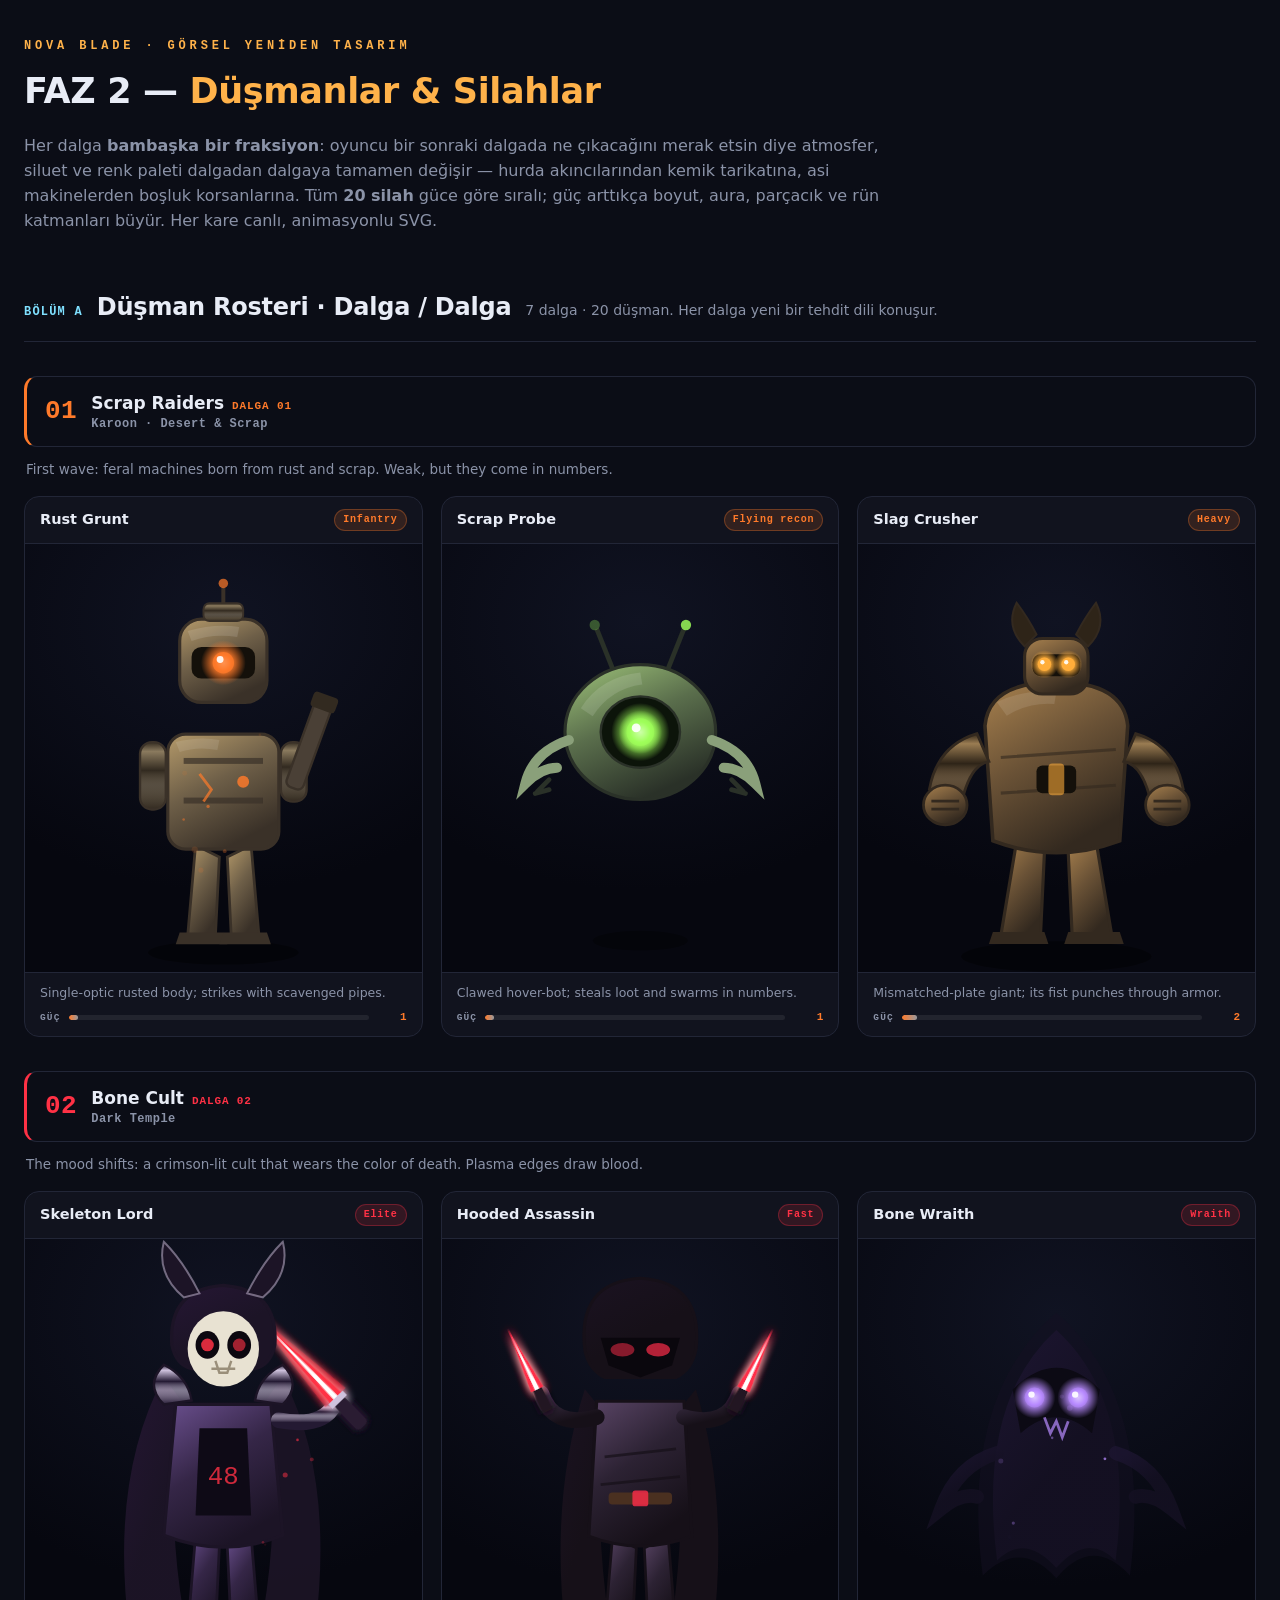
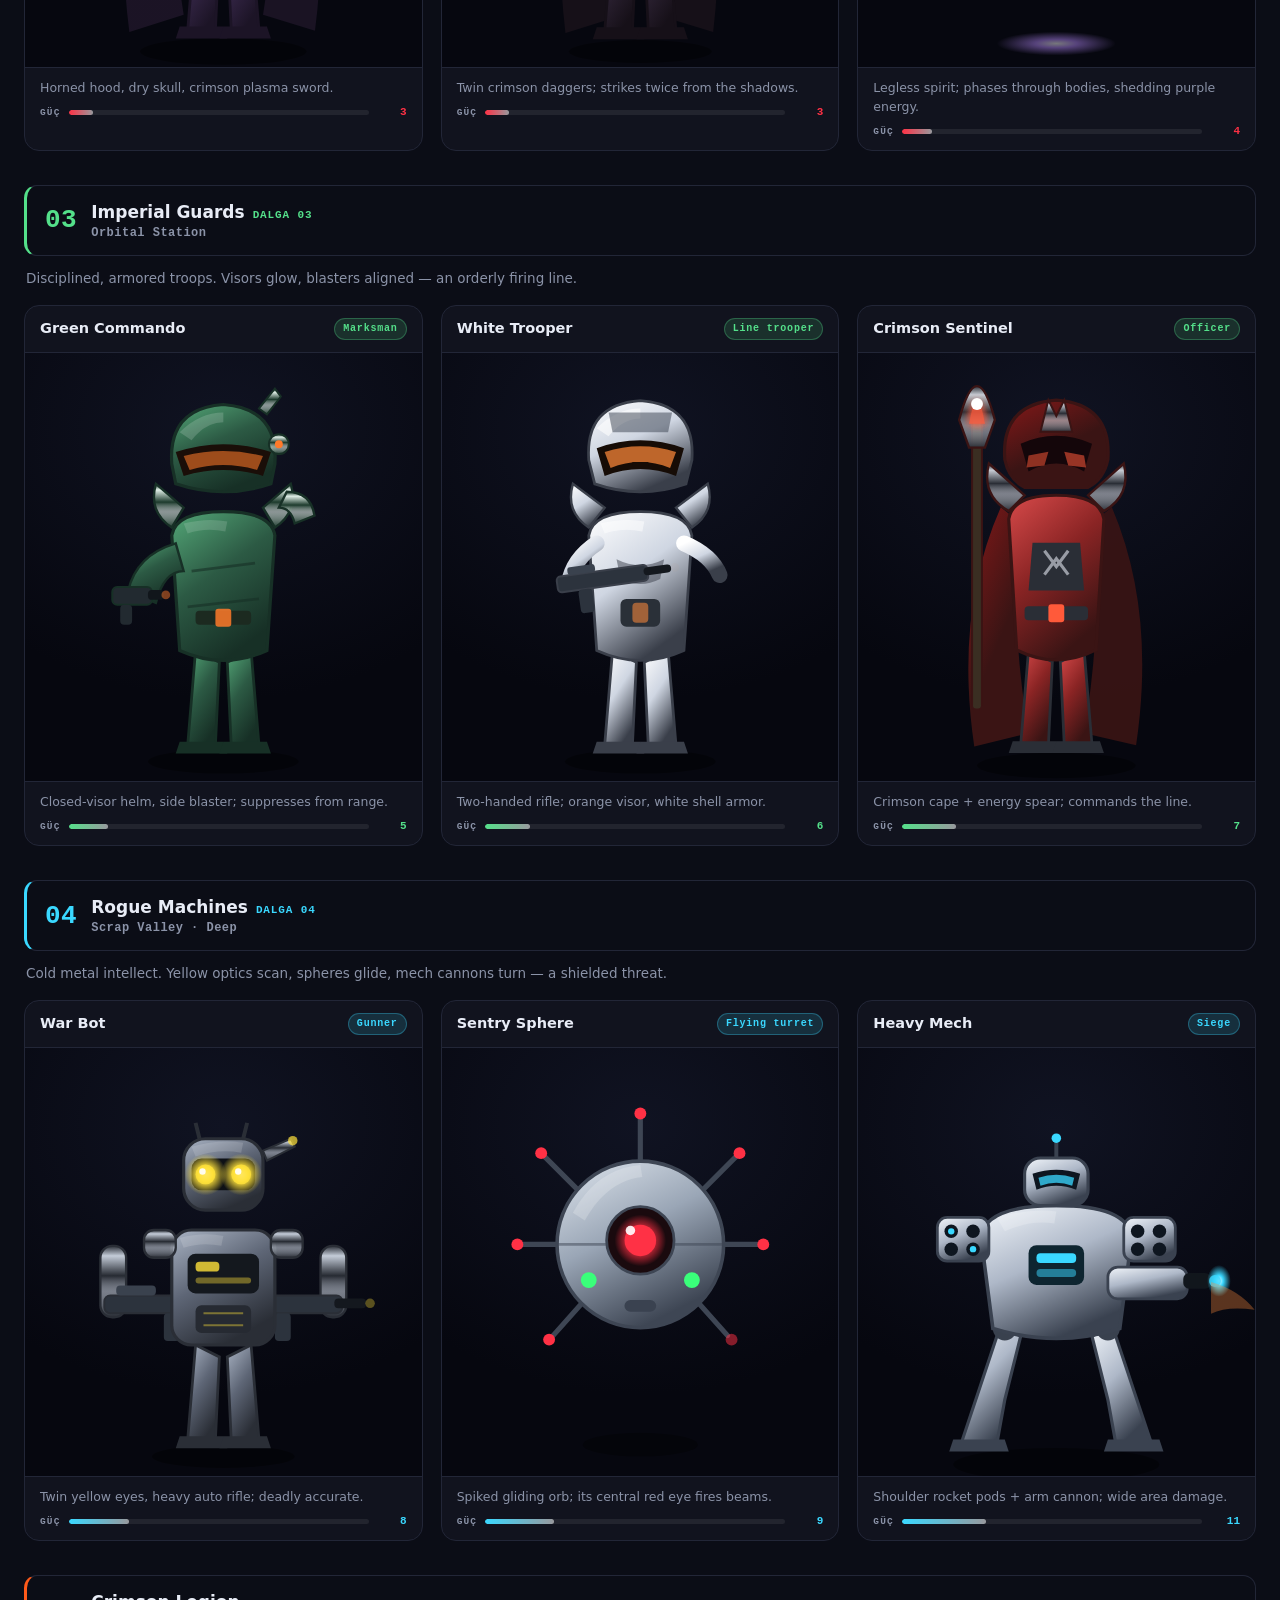
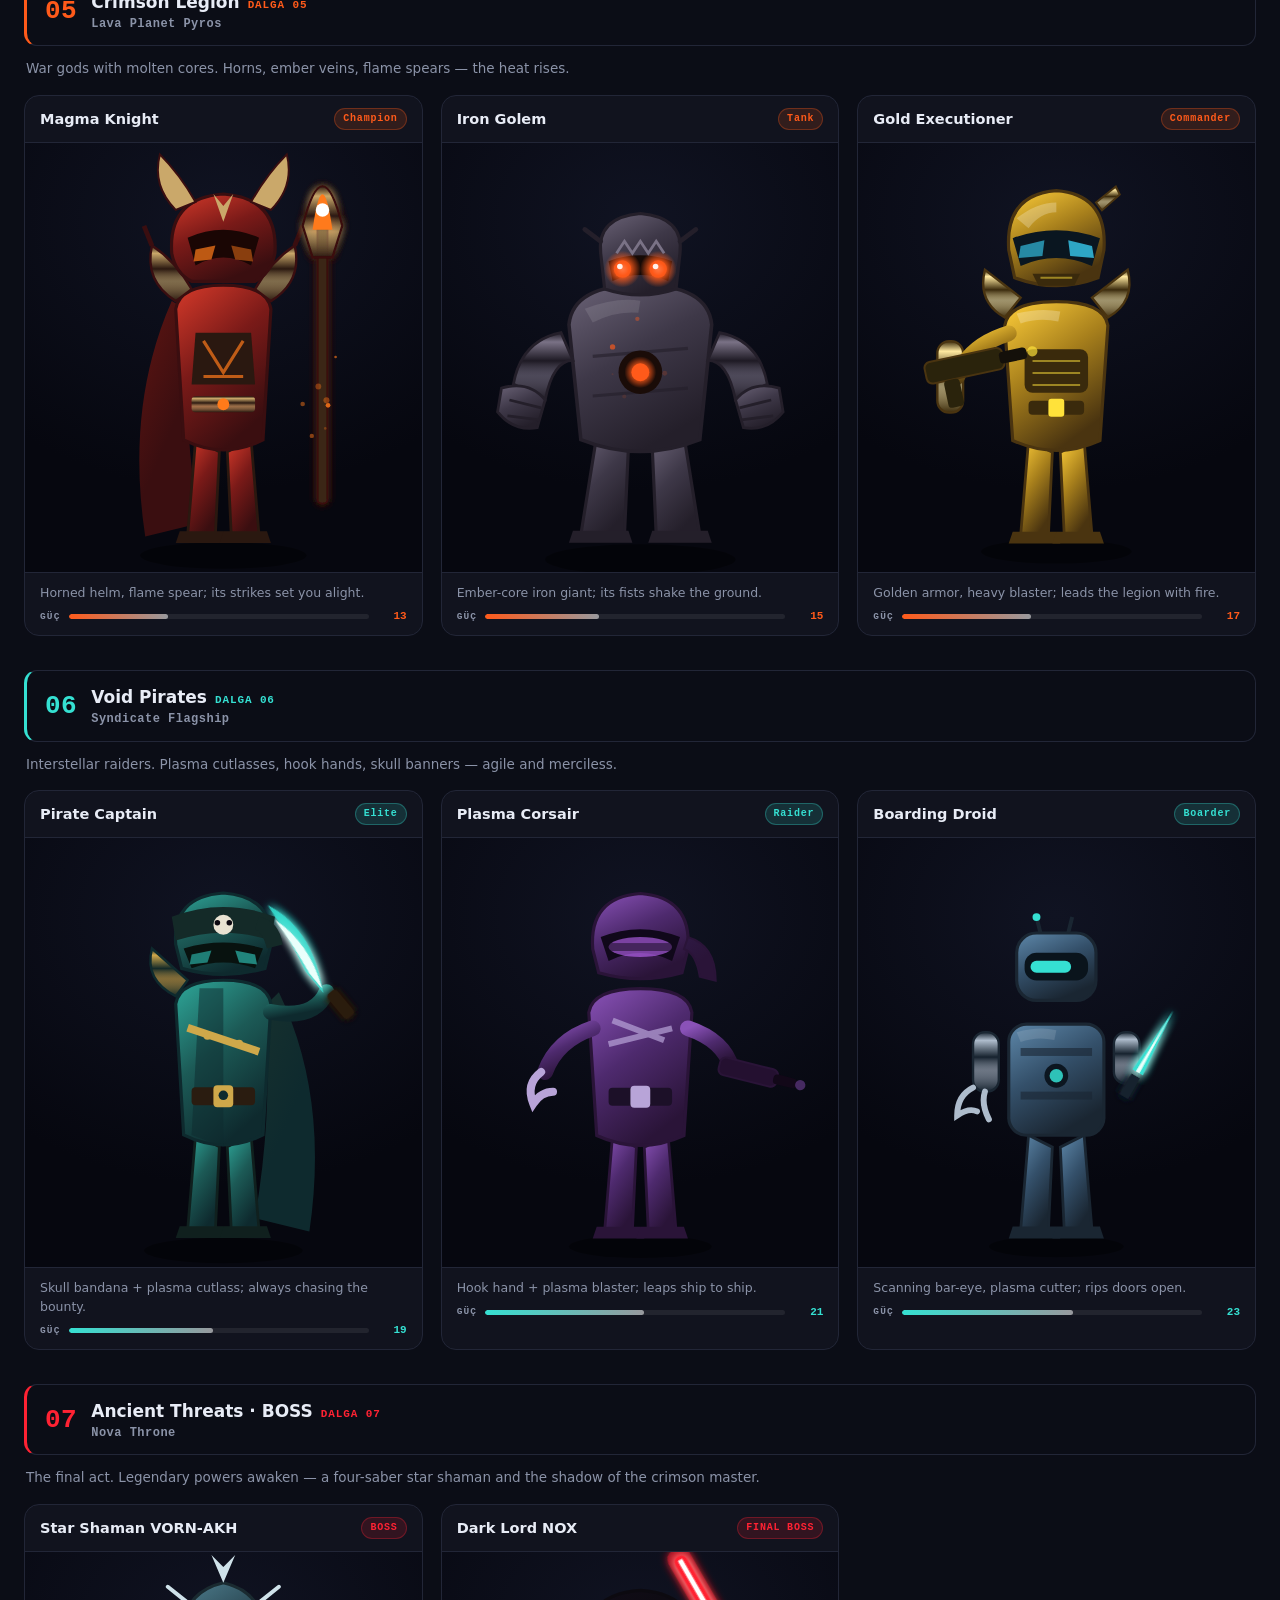
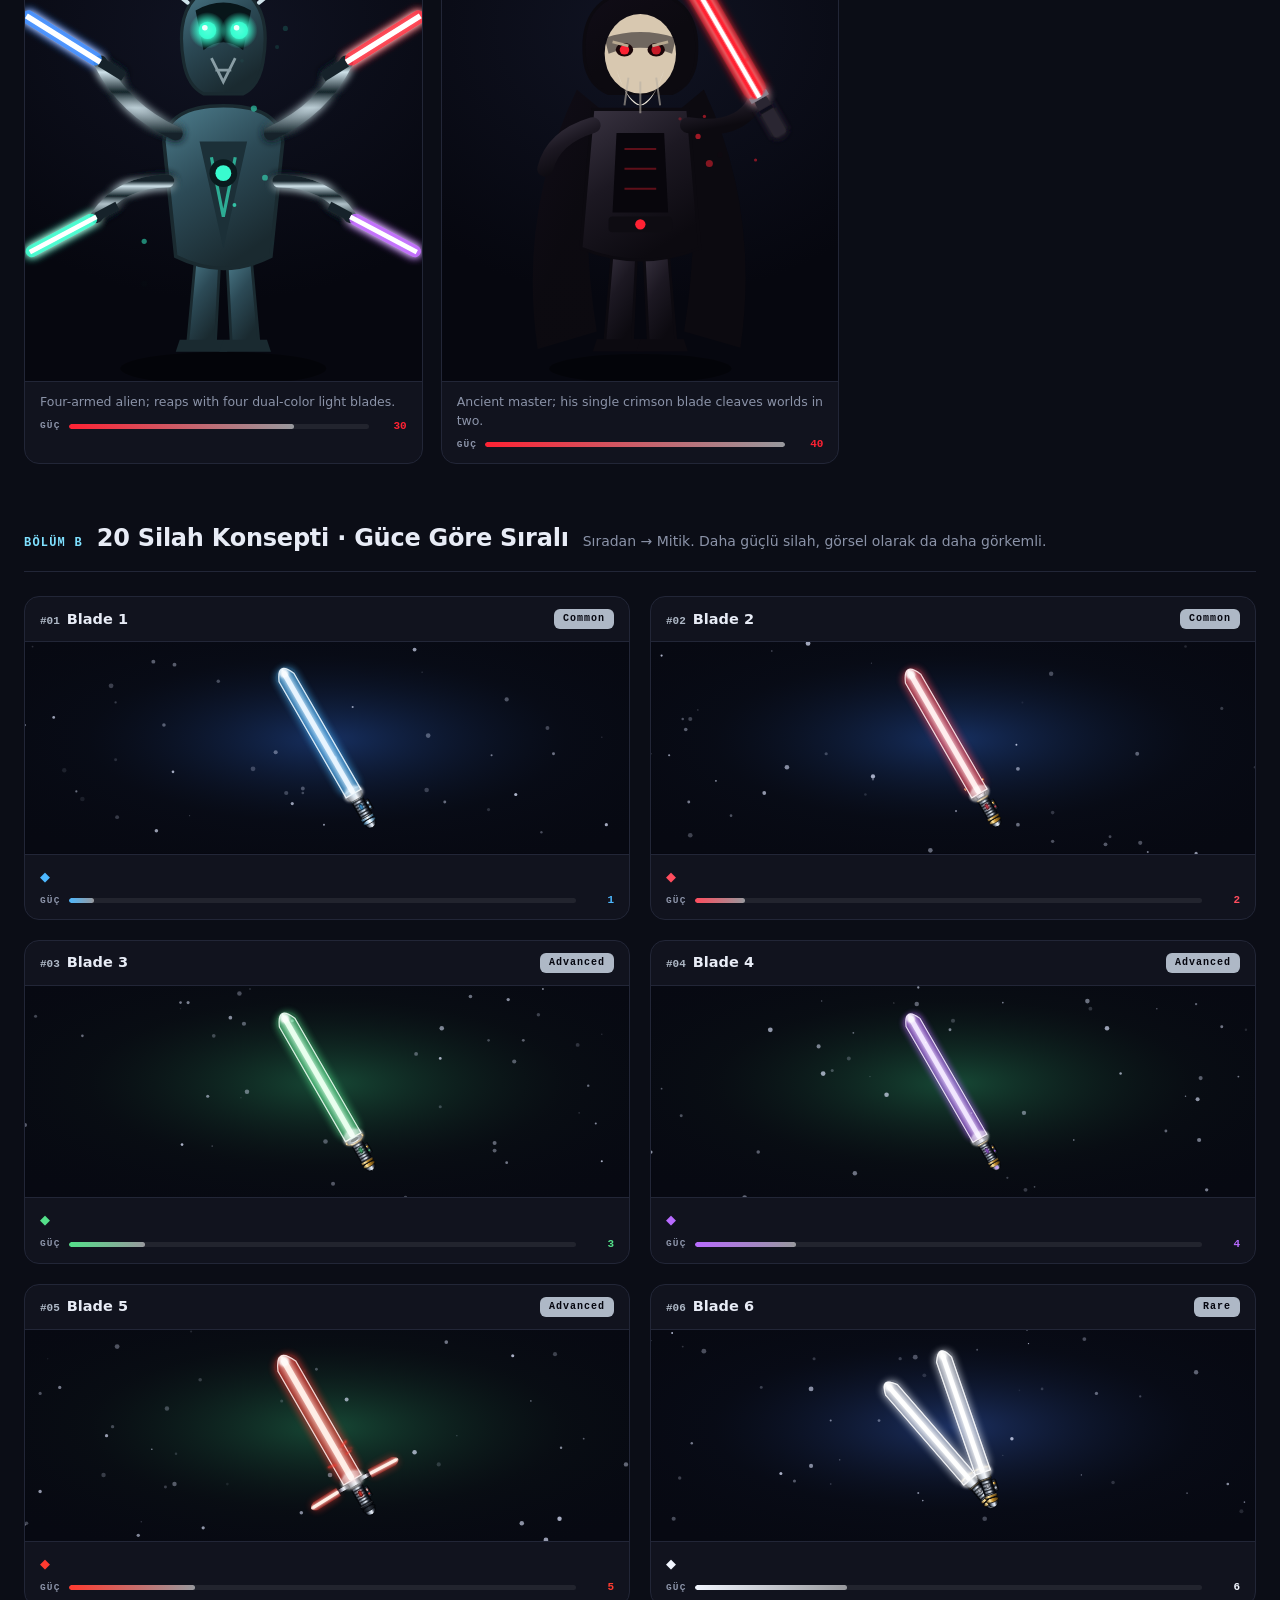
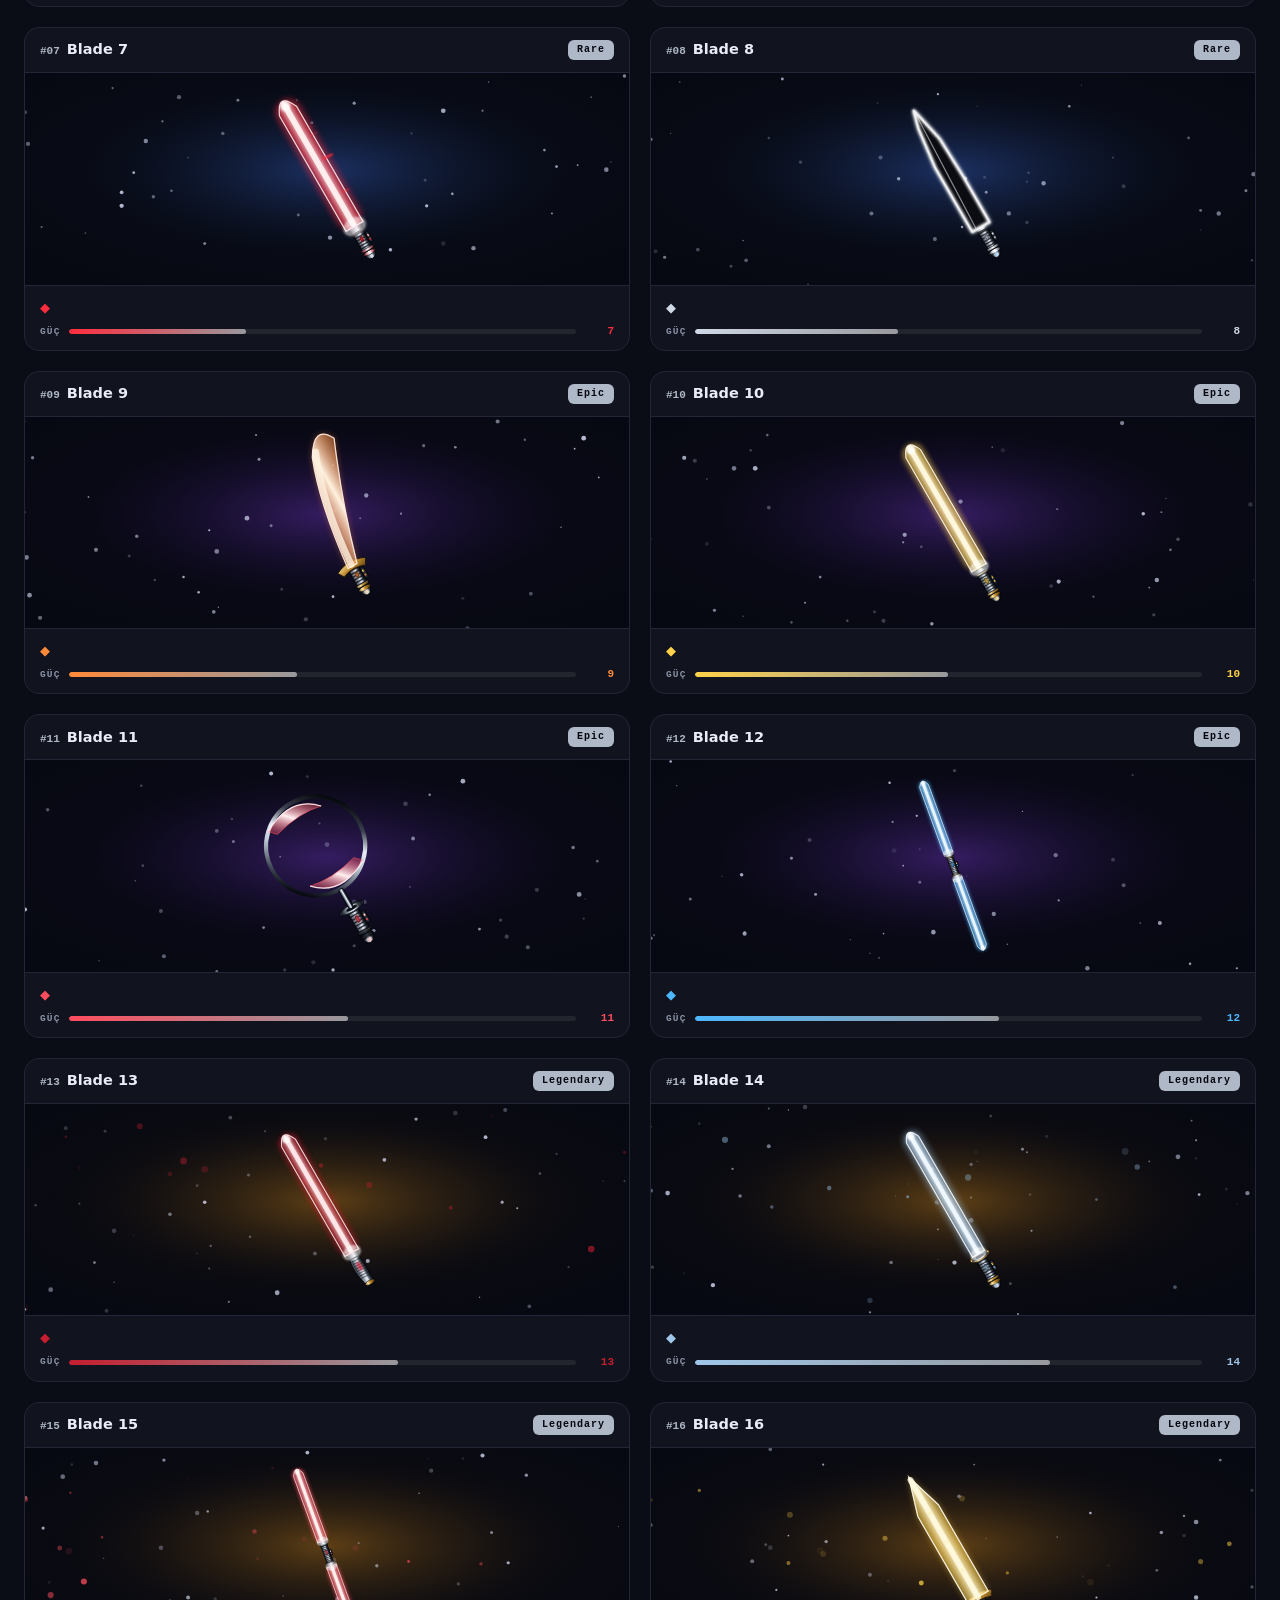
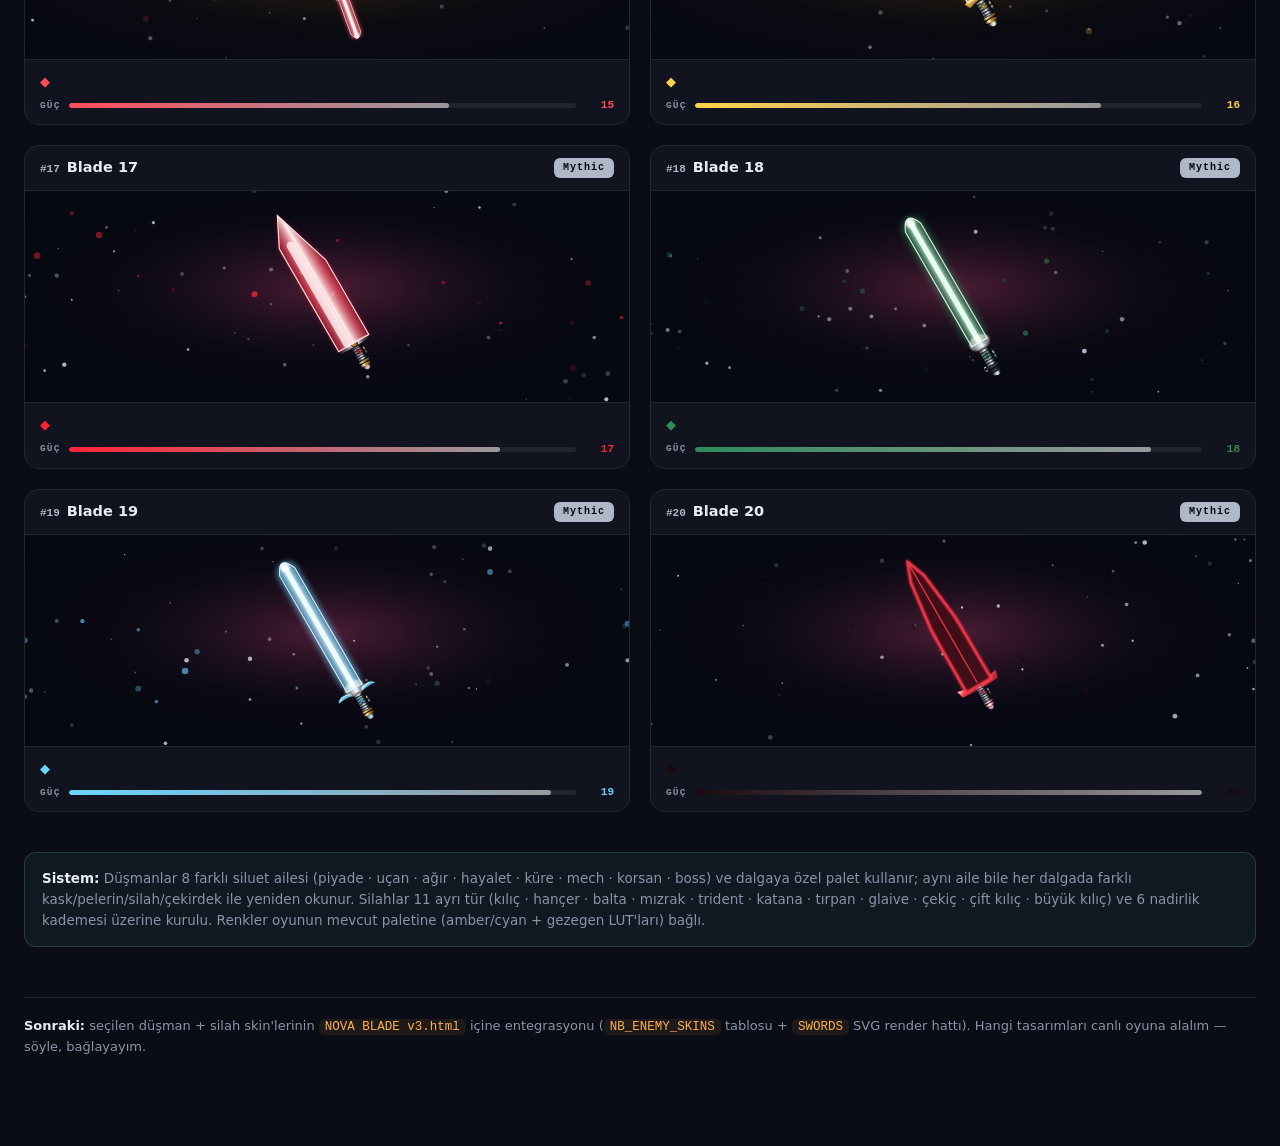
<file: Faz 2 - Düşmanlar ve Silahlar.html>
<!DOCTYPE html>
<html lang="tr"><head><meta charset="UTF-8"><meta name="viewport" content="width=device-width,initial-scale=1">
<title>NOVA BLADE — FAZ 2 · Düşmanlar & Silahlar</title>
<style>
:root{--bg:#0b0d16;--card:#11131e;--line:#222637;--ink:#e8ecf6;--mut:#8b93a8;--amber:#ffb24a;--cyan:#7fe0ff}
*{box-sizing:border-box}
body{margin:0;background:radial-gradient(1200px 760px at 72% -12%,#1a1330,#0b0d16 62%);color:var(--ink);
  font:15px/1.55 ui-sans-serif,system-ui,-apple-system,'Segoe UI',Roboto,sans-serif;-webkit-font-smoothing:antialiased}
.wrap{max-width:1280px;margin:0 auto;padding:40px 24px 90px}
.kicker{font:700 12px/1 ui-monospace,monospace;letter-spacing:.32em;color:var(--amber);text-transform:uppercase}
h1{font-size:35px;margin:12px 0 6px;letter-spacing:-.01em}
h1 b{color:var(--amber)}
.lead{color:var(--mut);max-width:880px;font-size:16px}
code{font-family:ui-monospace,monospace;color:var(--amber);font-size:12.5px;background:rgba(255,180,74,.08);padding:1px 6px;border-radius:5px}

/* section headers */
.sec{margin-top:56px}
.sec-h{display:flex;align-items:baseline;gap:14px;flex-wrap:wrap;border-bottom:1px solid var(--line);padding-bottom:14px}
.sec-h h2{font-size:24px;margin:0;letter-spacing:-.01em}
.sec-h .n{font:700 12px/1 ui-monospace,monospace;color:var(--cyan);letter-spacing:.1em}
.sec-h p{color:var(--mut);font-size:14px;margin:0;flex:1;min-width:240px}

/* wave band */
.wave{margin-top:34px}
.wave-band{display:flex;align-items:center;gap:14px;padding:13px 18px;border-radius:13px;
  background:linear-gradient(90deg,var(--wc,#ff7a2a)18, transparent 70%);border:1px solid var(--line);border-left:3px solid var(--wc,#ff7a2a)}
.wave-no{font:800 26px/1 ui-monospace,monospace;color:var(--wc,#ff7a2a);letter-spacing:.02em}
.wave-meta .ttl{font-weight:700;font-size:17px}
.wave-meta .ttl small{color:var(--wc,#ff7a2a);font:700 11px/1 ui-monospace,monospace;letter-spacing:.08em;margin-left:8px}
.wave-meta .biome{color:var(--mut);font:600 12px/1.4 ui-monospace,monospace;letter-spacing:.04em}
.wave-intro{color:var(--mut);font-size:13.5px;margin:12px 2px 0;max-width:900px}

/* grids */
.egrid{margin-top:16px;display:grid;grid-template-columns:repeat(3,1fr);gap:18px}
@media(max-width:880px){.egrid{grid-template-columns:repeat(2,1fr)}}
@media(max-width:560px){.egrid{grid-template-columns:1fr}}
.wgrid{margin-top:24px;display:grid;grid-template-columns:1fr 1fr;gap:20px}
@media(max-width:760px){.wgrid{grid-template-columns:1fr}}

/* cards */
.card{background:var(--card);border:1px solid var(--line);border-radius:15px;overflow:hidden;transition:transform .18s,border-color .18s,box-shadow .18s}
.card:hover{transform:translateY(-3px);border-color:var(--ac,#3a4258);box-shadow:0 14px 36px -18px var(--ac,#000)}
.card .hd{display:flex;justify-content:space-between;align-items:center;gap:8px;padding:12px 15px;border-bottom:1px solid var(--line)}
.card .name{font-weight:700;font-size:14.5px;line-height:1.2}
.card .role{font:700 10px/1 ui-monospace,monospace;letter-spacing:.08em;padding:5px 8px;border-radius:999px;white-space:nowrap;
  color:var(--ac,#7df0b0);background:color-mix(in srgb,var(--ac,#7df0b0) 14%,transparent);border:1px solid color-mix(in srgb,var(--ac,#7df0b0) 30%,transparent)}
.frame{background:radial-gradient(120% 90% at 50% 18%,#101322,#06070f 70%);position:relative}
.efr{aspect-ratio:200/216}
.wfr{aspect-ratio:20/7}
.frame svg{width:100%;height:100%;display:block}
.cap{padding:11px 15px 13px;border-top:1px solid var(--line)}
.cap .d{color:var(--mut);font-size:12.5px;line-height:1.5}
.pw{display:flex;align-items:center;gap:8px;margin-top:9px}
.pw .lbl{font:700 9.5px/1 ui-monospace,monospace;letter-spacing:.12em;color:var(--mut)}
.pw .bar{flex:1;height:5px;border-radius:3px;background:rgba(255,255,255,.07);overflow:hidden}
.pw .bar i{display:block;height:100%;border-radius:3px;background:linear-gradient(90deg,var(--ac,#ff7a2a),#fff8)}
.pw .val{font:800 11px/1 ui-monospace,monospace;color:var(--ac,#ff7a2a);min-width:30px;text-align:right}

/* tier badge for weapons */
.tier{font:800 10px/1 ui-monospace,monospace;letter-spacing:.1em;padding:5px 9px;border-radius:6px;white-space:nowrap;
  color:#05060f;background:var(--tc,#aeb8c6)}
.fxline{display:flex;gap:8px;align-items:flex-start;margin-top:2px}
.fxline .star{color:var(--ac);font-size:13px;line-height:1.4}

.note{margin-top:40px;padding:15px 17px;background:rgba(127,224,255,.05);border:1px solid rgba(127,224,255,.18);border-radius:12px;color:var(--mut);font-size:13.5px}
.note b{color:var(--ink)}
.foot{margin-top:50px;color:var(--mut);font-size:13px;border-top:1px solid var(--line);padding-top:18px}
.foot b{color:var(--ink)}
</style></head>
<body><div class="wrap">
<div class="kicker">NOVA BLADE · Görsel Yeniden Tasarım</div>
<h1>FAZ 2 — <b>Düşmanlar & Silahlar</b></h1>
<p class="lead">Her dalga <b>bambaşka bir fraksiyon</b>: oyuncu bir sonraki dalgada ne çıkacağını merak etsin diye
atmosfer, siluet ve renk paleti dalgadan dalgaya tamamen değişir — hurda akıncılarından kemik tarikatına,
asi makinelerden boşluk korsanlarına. Tüm <b>20 silah</b> güce göre sıralı; güç arttıkça boyut, aura,
parçacık ve rün katmanları büyür. Her kare canlı, animasyonlu SVG.</p>

<!-- ============ DÜŞMANLAR ============ -->
<div class="sec">
  <div class="sec-h"><span class="n">BÖLÜM A</span><h2>Düşman Rosteri · Dalga / Dalga</h2>
    <p>7 dalga · 20 düşman. Her dalga yeni bir tehdit dili konuşur.</p></div>
  <div id="enemyRoot"></div>
</div>

<!-- ============ SİLAHLAR ============ -->
<div class="sec">
  <div class="sec-h"><span class="n">BÖLÜM B</span><h2>20 Silah Konsepti · Güce Göre Sıralı</h2>
    <p>Sıradan → Mitik. Daha güçlü silah, görsel olarak da daha görkemli.</p></div>
  <div id="weaponRoot" class="wgrid"></div>
</div>

<div class="note"><b>Sistem:</b> Düşmanlar 8 farklı siluet ailesi (piyade · uçan · ağır · hayalet · küre · mech · korsan · boss)
ve dalgaya özel palet kullanır; aynı aile bile her dalgada farklı kask/pelerin/silah/çekirdek ile yeniden okunur.
Silahlar 11 ayrı tür (kılıç · hançer · balta · mızrak · trident · katana · tırpan · glaive · çekiç · çift kılıç · büyük kılıç)
ve 6 nadirlik kademesi üzerine kurulu. Renkler oyunun mevcut paletine (amber/cyan + gezegen LUT'ları) bağlı.</div>

<div class="foot"><b>Sonraki:</b> seçilen düşman + silah skin'lerinin <code>NOVA BLADE v3.html</code> içine entegrasyonu
(<code>NB_ENEMY_SKINS</code> tablosu + <code>SWORDS</code> SVG render hattı). Hangi tasarımları canlı oyuna alalım — söyle, bağlayayım.</div>
</div>

<script src="faz2-art.js"></script>
<script src="faz2-enemies.js"></script>
<script src="faz2-weapons.js"></script>
<script>
(function(){
  /* ---- DÜŞMANLAR ---- */
  const eroot = document.getElementById('enemyRoot');
  NB2_WAVES.forEach((wv, wi)=>{
    const sec = document.createElement('div'); sec.className='wave';
    sec.style.setProperty('--wc', wv.accent);
    sec.innerHTML =
      '<div class="wave-band"><div class="wave-no">'+wv.wave+'</div>'
      +'<div class="wave-meta"><div class="ttl">'+wv.faction+'<small>DALGA '+wv.wave+'</small></div>'
      +'<div class="biome">'+wv.biome+'</div></div></div>'
      +'<div class="wave-intro">'+wv.intro+'</div>'
      +'<div class="egrid"></div>';
    const grid = sec.querySelector('.egrid');
    wv.enemies.forEach((en, ei)=>{
      const pfx = 'e'+wi+'_'+ei+'_';
      const pw = Math.min(100, Math.round(en.power/40*100));
      const card = document.createElement('div'); card.className='card';
      card.style.setProperty('--ac', wv.accent);
      card.innerHTML =
        '<div class="hd"><div class="name">'+en.n+'</div><div class="role">'+en.role+'</div></div>'
        +'<div class="frame efr"><svg viewBox="0 0 200 216" preserveAspectRatio="xMidYMid meet">'+en.build(pfx)+'</svg></div>'
        +'<div class="cap"><div class="d">'+en.desc+'</div>'
        +'<div class="pw"><span class="lbl">GÜÇ</span><span class="bar"><i style="width:'+pw+'%"></i></span><span class="val">'+en.power+'</span></div></div>';
      grid.appendChild(card);
    });
    eroot.appendChild(sec);
  });

  /* ---- SİLAHLAR ---- */
  const TIER_COL = {'Sıradan':'#aeb8c6','Gelişmiş':'#54e08a','Nadir':'#4db8ff','Epik':'#b86bff','Efsanevi':'#ffb24a','Mitik':'#ff7ad8'};
  const wroot = document.getElementById('weaponRoot');
  NB2_WEAPONS.forEach((wp, i)=>{
    const pfx='w'+i+'_';
    const tc = TIER_COL[wp.tier]||'#aeb8c6';
    const pw = Math.round(wp.power/20*100);
    const card = document.createElement('div'); card.className='card';
    card.style.setProperty('--ac', wp.c); card.style.setProperty('--tc', tc);
    card.innerHTML =
      '<div class="hd"><div class="name"><span style="color:'+tc+';font:800 11px/1 ui-monospace,monospace;margin-right:7px">#'+String(i+1).padStart(2,'0')+'</span>'+wp.n+'</div>'
      +'<div class="tier">'+wp.tier+'</div></div>'
      +'<div class="frame wfr"><svg viewBox="0 0 400 140" preserveAspectRatio="xMidYMid meet">'+wp.build(pfx)+'</svg></div>'
      +'<div class="cap"><div class="fxline"><span class="star">◆</span><div class="d">'+wp.fx+'</div></div>'
      +'<div class="pw"><span class="lbl">GÜÇ</span><span class="bar"><i style="width:'+pw+'%;background:linear-gradient(90deg,'+wp.c+',#fff8)"></i></span><span class="val" style="color:'+wp.c+'">'+wp.power+'</span></div></div>';
    wroot.appendChild(card);
  });
})();
</script>
</body></html>
</file>
